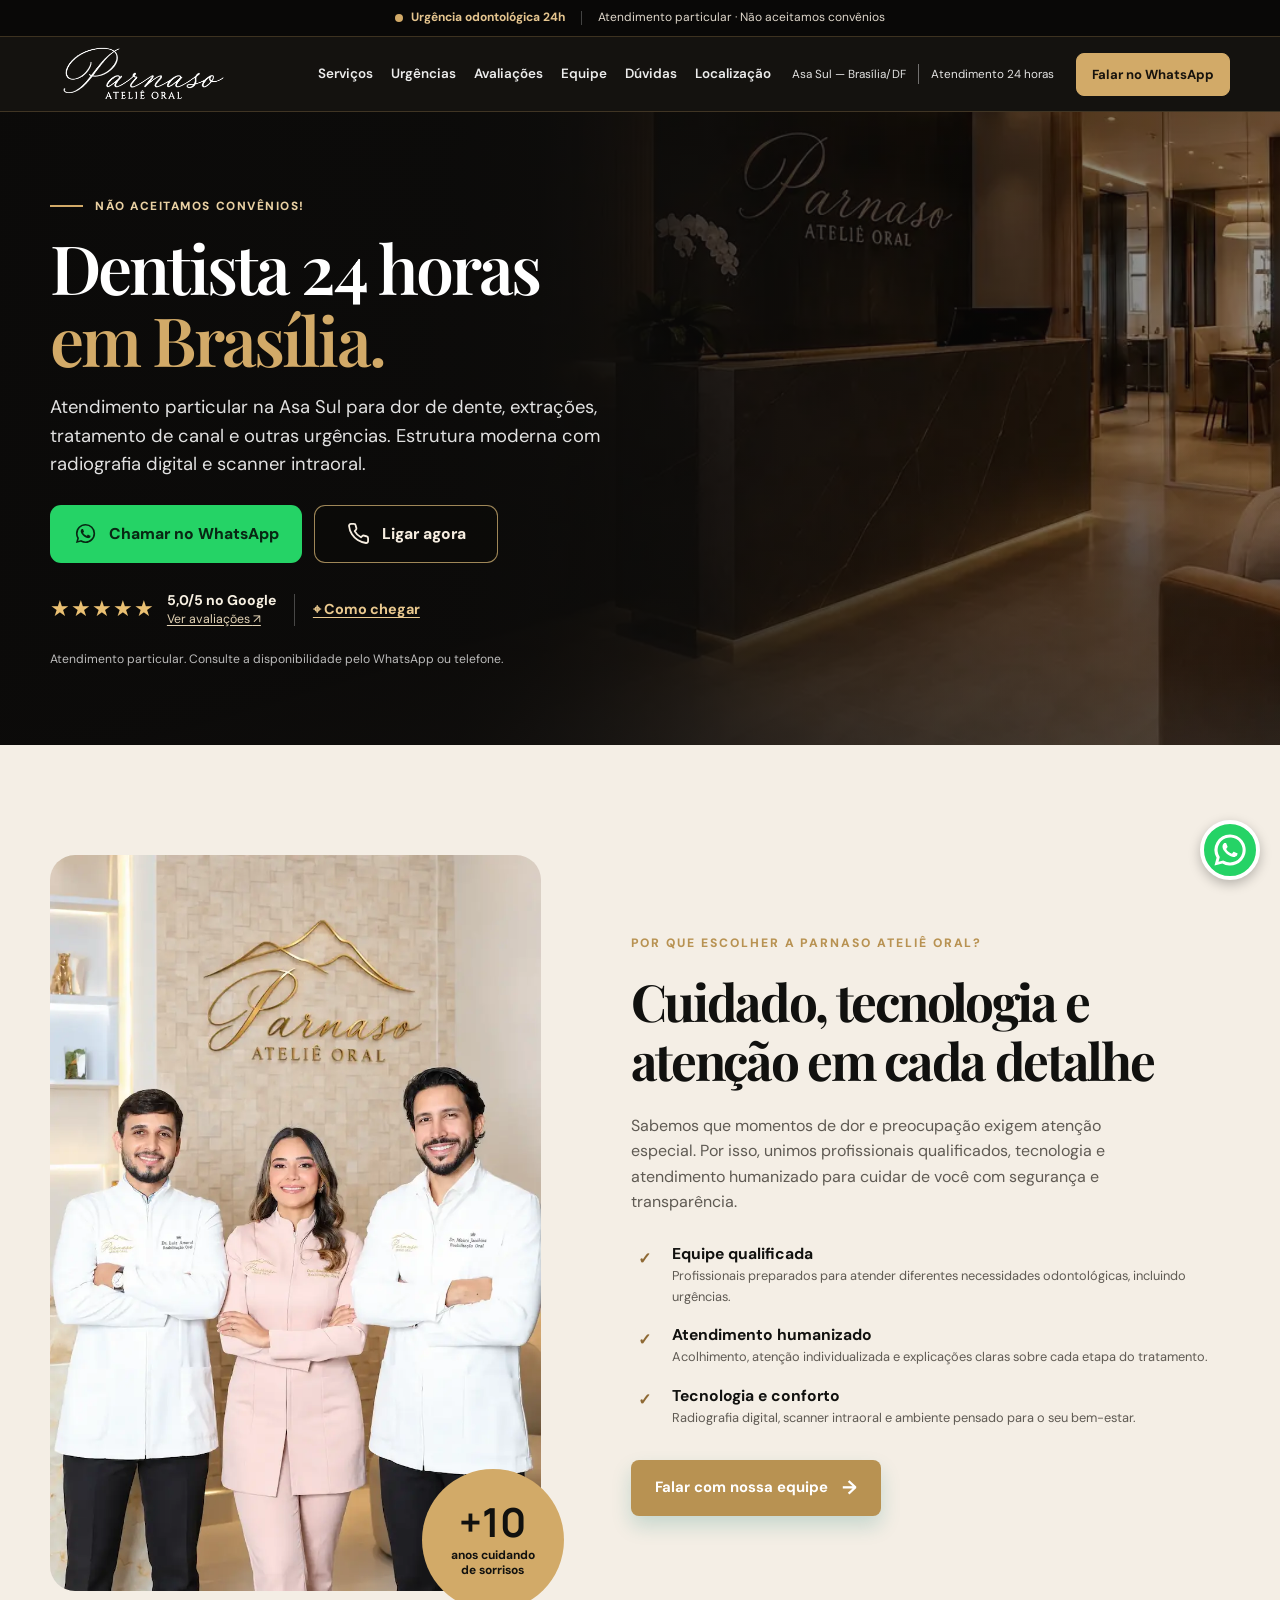
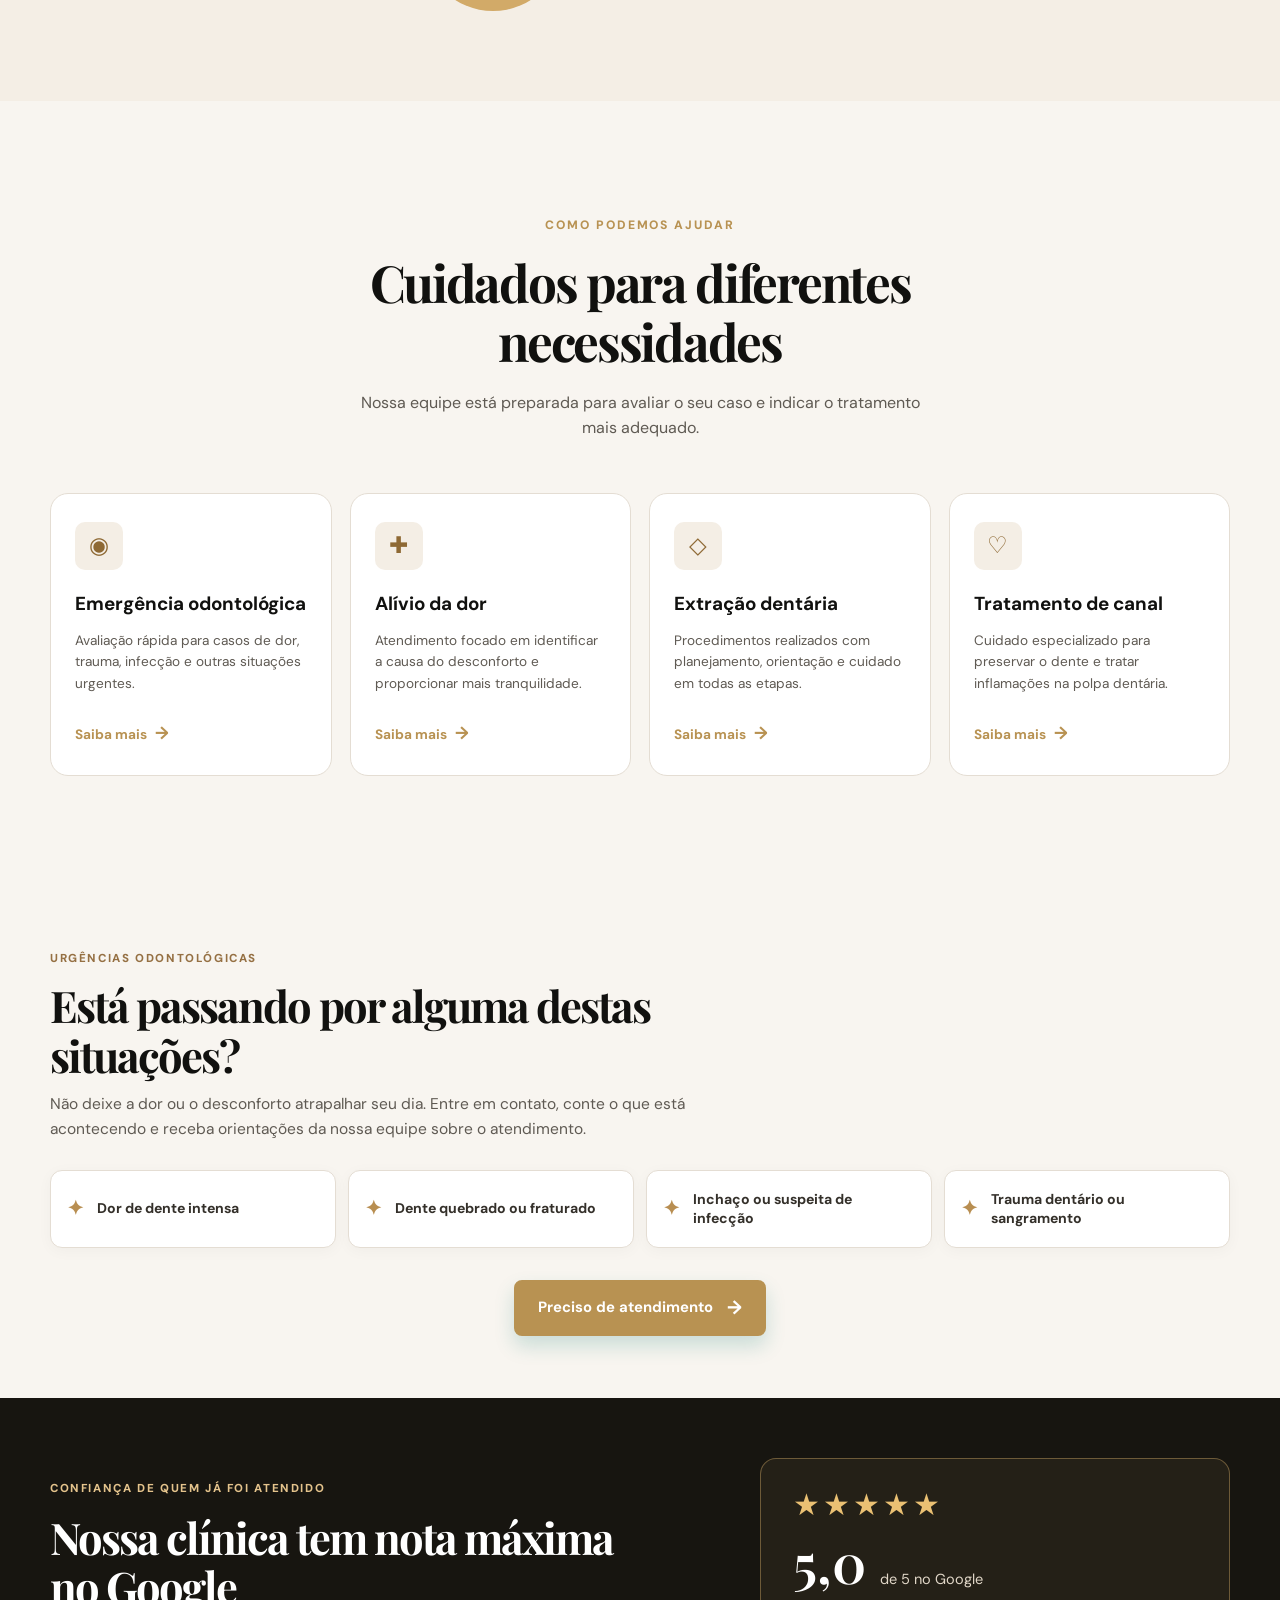
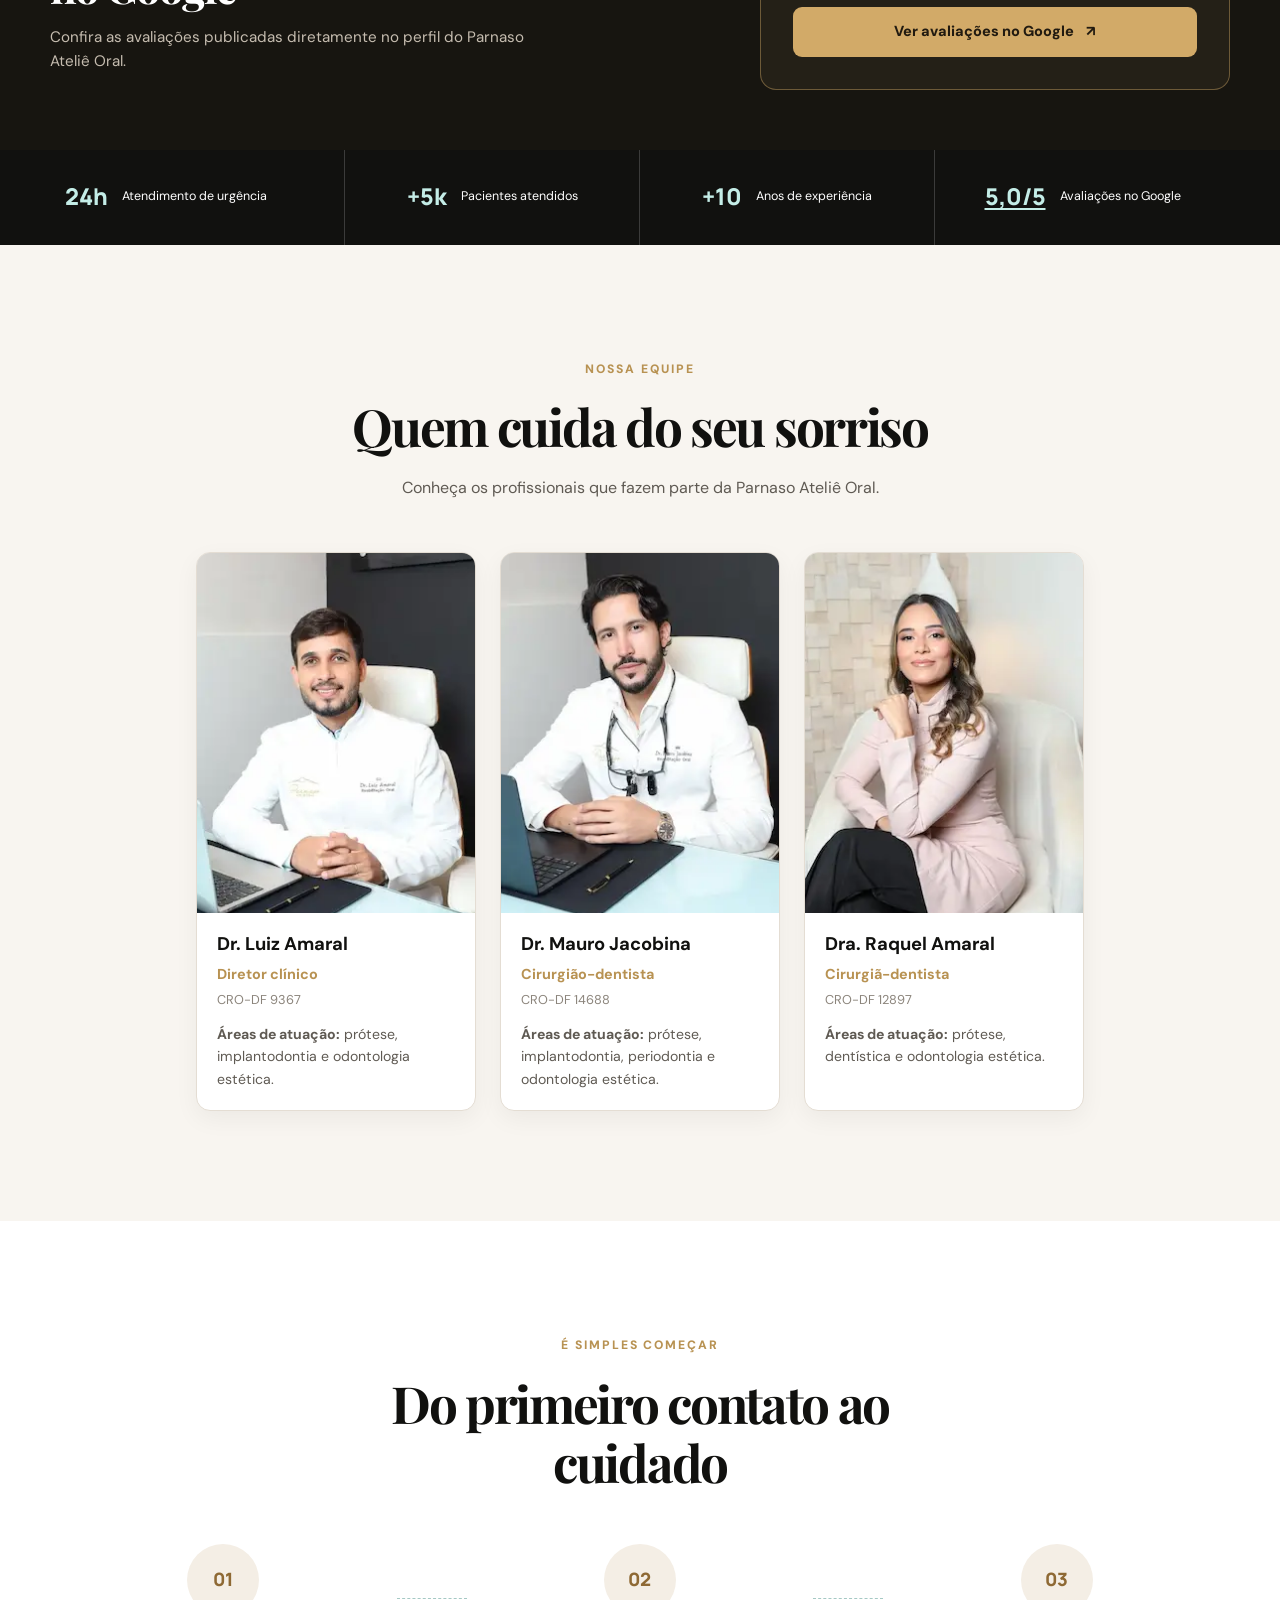
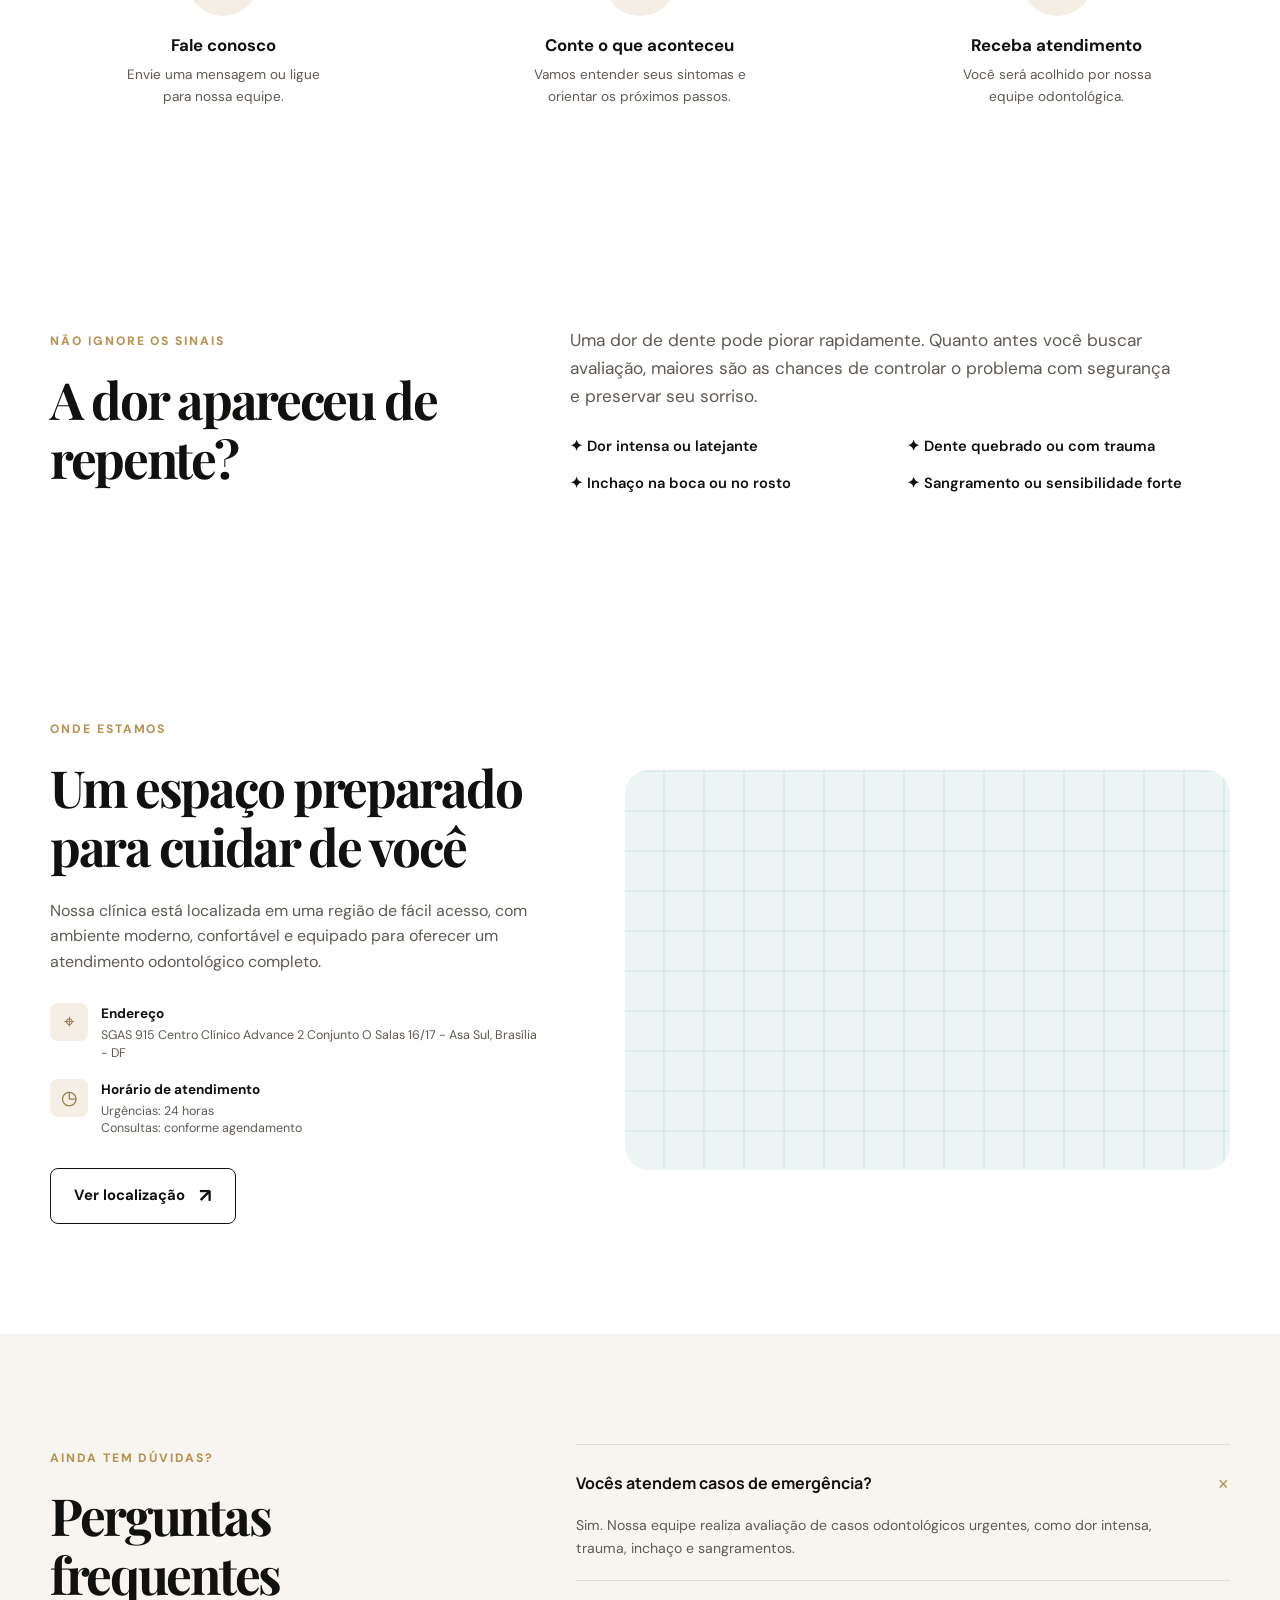
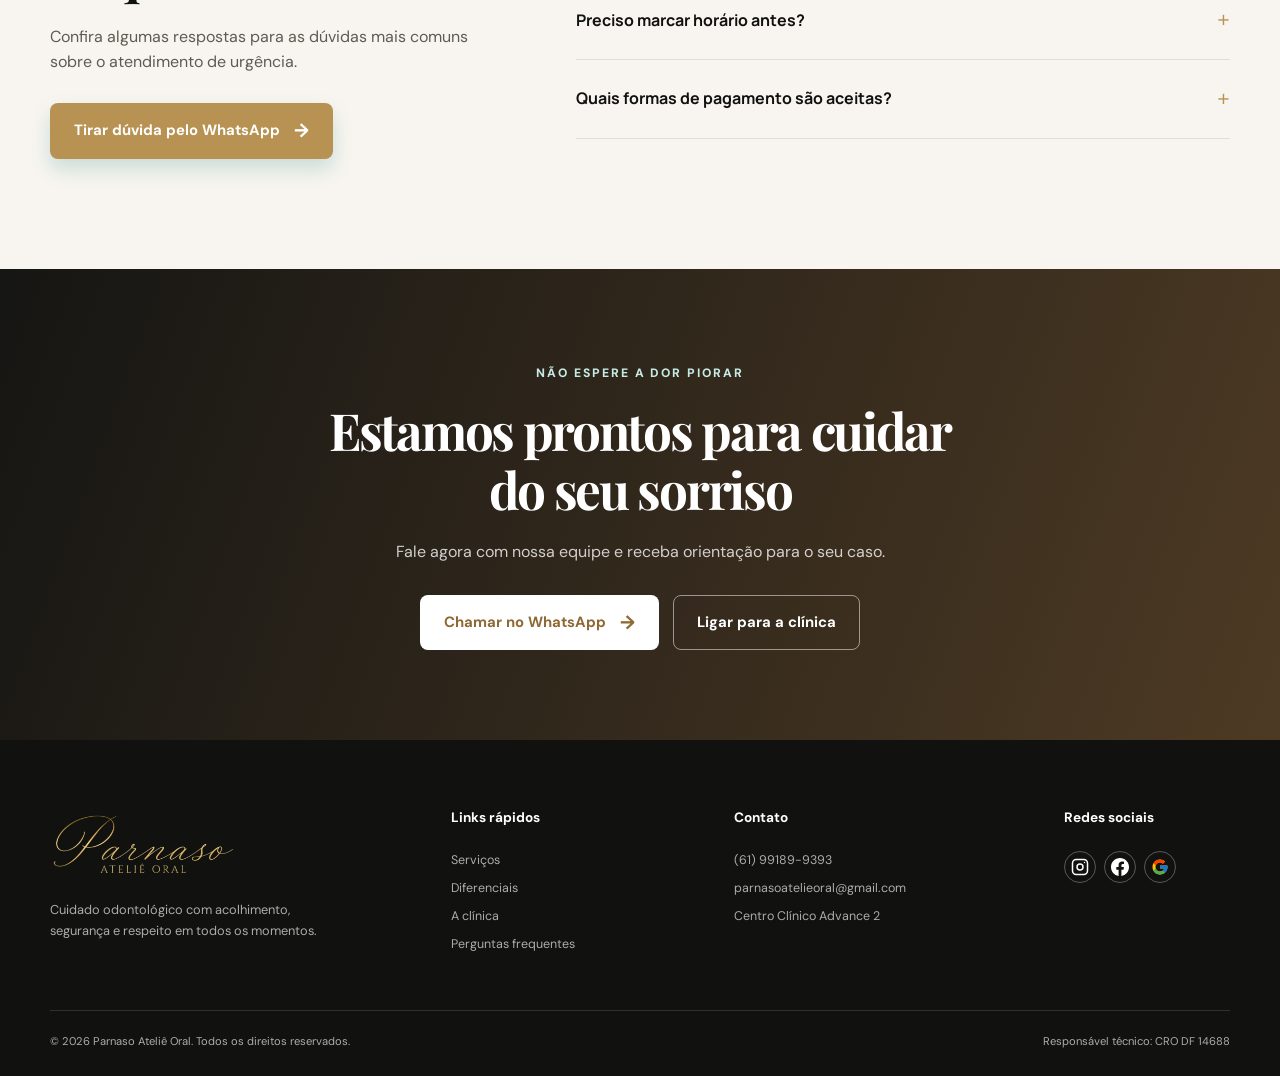
<file: index.html>
<!doctype html>
<html lang="pt-BR">
  <head>
    <!-- Google Tag Manager -->
    <!-- <script>
      (function (w, d, s, l, i) {
        w[l] = w[l] || [];
        w[l].push({ "gtm.start": new Date().getTime(), event: "gtm.js" });
        var f = d.getElementsByTagName(s)[0],
          j = d.createElement(s),
          dl = l != "dataLayer" ? "&l=" + l : "";
        j.async = true;
        j.src = "https://www.googletagmanager.com/gtm.js?id=" + i + dl;
        f.parentNode.insertBefore(j, f);
      })(window, document, "script", "dataLayer", "GTM-5LVJ9357");
    </script> -->
    <!-- End Google Tag Manager -->

    <!-- Google tag (gtag.js) -->
    <!-- <script
      async
      src="https://www.googletagmanager.com/gtag/js?id=AW-18468527810"
    ></script> -->

    <meta charset="UTF-8" />
    <meta name="viewport" content="width=device-width, initial-scale=1.0" />
    <meta name="theme-color" content="#11110f" />

    <title>Dentista 24 Horas na Asa Sul | Parnaso Ateliê Oral</title>
    <meta
      name="description"
      content="Atendimento odontológico de urgência 24 horas na Asa Sul, Brasília. Conheça a Parnaso Ateliê Oral e entre em contato pelo WhatsApp."
    />

    <!-- Meta Pixel Code -->
    <!-- <script>
      !(function (f, b, e, v, n, t, s) {
        if (f.fbq) return;
        n = f.fbq = function () {
          n.callMethod
            ? n.callMethod.apply(n, arguments)
            : n.queue.push(arguments);
        };
        if (!f._fbq) f._fbq = n;
        n.push = n;
        n.loaded = !0;
        n.version = "2.0";
        n.queue = [];
        t = b.createElement(e);
        t.async = !0;
        t.src = v;
        s = b.getElementsByTagName(e)[0];
        s.parentNode.insertBefore(t, s);
      })(
        window,
        document,
        "script",
        "https://connect.facebook.net/en_US/fbevents.js",
      );
      fbq("init", "1411441307146113");
      fbq("track", "PageView");
    </script>
    <noscript
      ><img
        height="1"
        width="1"
        style="display: none"
        src="https://www.facebook.com/tr?id=1411441307146113&ev=PageView&noscript=1"
    /></noscript> -->
    <!-- End Meta Pixel Code -->

    <link rel="preconnect" href="https://fonts.googleapis.com" />
    <link rel="preconnect" href="https://fonts.gstatic.com" crossorigin />
    <link
      href="https://fonts.googleapis.com/css2?family=DM+Sans:wght@400;500;600;700&family=Manrope:wght@600;700;800&family=Playfair+Display:wght@500;600;700&display=swap"
      rel="stylesheet"
    />

    <link rel="stylesheet" href="./css/style.css?v=14" />

    <link
      rel="preload"
      as="image"
      href="./img/hero-recepcao.webp"
      type="image/webp"
      fetchpriority="high"
    />
  </head>

  <body>
    <!-- Google Tag Manager (noscript) -->
    <!-- <noscript
      ><iframe
        src="https://www.googletagmanager.com/ns.html?id=GTM-5LVJ9357"
        height="0"
        width="0"
        style="display: none; visibility: hidden"
      ></iframe
    ></noscript> -->
    <!-- End Google Tag Manager (noscript) -->

    <!-- Informação objetiva sobre o plantão e o atendimento particular -->
    <div class="topbar">
      <div class="container topbar-content">
        <span class="pa-topbar-emergency"
          ><span class="pa-status-dot" aria-hidden="true"></span
          ><strong>Urgência odontológica 24h</strong></span
        >
        <span class="pa-topbar-divider" aria-hidden="true"></span>
        <span class="pa-topbar-private"
          >Atendimento particular · Não aceitamos convênios</span
        >
      </div>
    </div>

    <!-- Cabeçalho -->
    <header class="header luxury-header">
      <div class="container nav-wrapper">
        <a
          href="#inicio"
          class="logo"
          aria-label="Parnaso Ateliê Oral — início"
        >
          <img
            src="./img/logo_tansp-320.webp"
            srcset="
              ./img/logo_tansp-320.webp 320w,
              ./img/logo_tansp-640.webp 640w
            "
            sizes="
    (max-width: 640px) 165px,
    (max-width: 1020px) 185px,
    190px
  "
            alt="Parnaso Ateliê Oral"
            class="logo-image"
            width="1431"
            height="537"
            decoding="async"
          />
        </a>

        <nav class="nav" id="menu-principal" aria-label="Navegação principal">
          <a href="#servicos">Serviços</a>
          <a href="#urgencias">Urgências</a>
          <a href="#avaliacoes">Avaliações</a>
          <a href="#equipe">Equipe</a>
          <a href="#faq">Dúvidas</a>
          <a href="#clinica">Localização</a>
        </nav>

        <div class="header-contact">
          <span class="header-location">Asa Sul — Brasília/DF</span>
          <span class="division-bar" aria-hidden="true"></span>
          <span class="header-hours">Atendimento 24 horas</span>
        </div>

        <a
          class="button button-small button-gold header-button"
          href="https://wa.me/5561991899393?text=Olá!%20Preciso%20de%20atendimento%20odontológico."
          target="_blank"
          rel="noopener noreferrer"
        >
          Falar no WhatsApp
        </a>

        <div class="header-mobile-actions">
          <span class="header-live-badge" aria-label="Plantão 24 horas ativo">
            <span class="live-dot" aria-hidden="true"></span>
            <span>24H Plantão</span>
          </span>

          <button
            class="menu-toggle"
            type="button"
            aria-label="Abrir menu"
            aria-expanded="false"
            aria-controls="menu-principal"
          >
            <span class="menu-icon" aria-hidden="true">
              <span></span>
              <span></span>
              <span></span>
            </span>
          </button>
        </div>
      </div>
    </header>

    <main>
      <!-- Primeira tela: emergência, contato e prova social -->
      <section
        class="hero luxury-hero"
        id="inicio"
        aria-labelledby="hero-title"
      >
        <div class="luxury-hero-overlay" aria-hidden="true"></div>
        <div class="container luxury-hero-content">
          <div class="hero-copy pa-hero-copy">
            <span class="pa-eyebrow"
              ><span aria-hidden="true" class="pa-eyebrow-line"></span> NÃO
              ACEITAMOS CONVÊNIOS!</span
            >
            <h1 id="hero-title">Dentista 24 horas <span>em Brasília.</span></h1>
            <p class="pa-lead">
              Atendimento particular na Asa Sul para dor de dente, extrações,
              tratamento de canal e outras urgências. Estrutura moderna com
              radiografia digital e scanner intraoral.
            </p>

            <div
              class="pa-hero-actions"
              aria-label="Canais para atendimento de urgência"
            >
              <a
                class="pa-btn pa-btn-whatsapp"
                href="https://wa.me/5561991899393?text=Ol%C3%A1%21%20Preciso%20de%20atendimento%20odontol%C3%B3gico%20de%20urg%C3%AAncia."
                target="_blank"
                rel="noopener noreferrer"
                data-cta="hero-whatsapp"
                aria-label="Chamar a clínica no WhatsApp para urgência odontológica"
              >
                <svg
                  class="pa-btn-icon"
                  viewBox="0 0 24 24"
                  fill="currentColor"
                  aria-hidden="true"
                >
                  <path
                    d="M12.04 2C6.51 2 2.02 6.47 2.02 11.98c0 1.76.46 3.49 1.35 5.01L2 22l5.14-1.34a10.06 10.06 0 0 0 4.9 1.25h.01c5.52 0 10.02-4.48 10.02-9.99A9.98 9.98 0 0 0 12.04 2Zm0 18.23a8.34 8.34 0 0 1-4.24-1.16l-.3-.18-3.14.82.84-3.05-.19-.31a8.28 8.28 0 0 1-1.27-4.38 8.3 8.3 0 0 1 8.3-8.28 8.26 8.26 0 0 1 8.29 8.3 8.3 8.3 0 0 1-8.29 8.24Zm4.55-6.2c-.25-.13-1.48-.73-1.71-.82-.23-.08-.4-.12-.56.13-.17.25-.65.82-.79.98-.15.17-.3.19-.55.07-.25-.13-1.05-.39-1.98-1.23-.73-.65-1.23-1.45-1.37-1.7-.15-.25-.02-.39.11-.51.11-.11.25-.3.37-.44.13-.15.17-.25.25-.42.08-.16.04-.31-.02-.43-.06-.13-.56-1.35-.77-1.85-.2-.49-.41-.42-.56-.43h-.48c-.17 0-.44.06-.67.31-.23.25-.88.86-.88 2.08 0 1.23.9 2.42 1.03 2.59.12.16 1.79 2.73 4.32 3.83.6.26 1.07.41 1.44.53.61.19 1.17.16 1.6.1.49-.08 1.48-.61 1.69-1.2.21-.59.21-1.09.15-1.2-.06-.1-.23-.17-.48-.3Z"
                  />
                </svg>
                <span>Chamar no WhatsApp</span>
              </a>
              <a
                class="pa-btn pa-btn-call"
                href="tel:+5561991899393"
                data-cta="hero-call"
                aria-label="Ligar para a clínica"
              >
                <svg
                  class="pa-btn-icon"
                  viewBox="0 0 24 24"
                  fill="none"
                  stroke="currentColor"
                  stroke-width="1.9"
                  stroke-linecap="round"
                  stroke-linejoin="round"
                  aria-hidden="true"
                >
                  <path
                    d="M22 16.92v3a2 2 0 0 1-2.18 2 19.79 19.79 0 0 1-8.63-3.07 19.5 19.5 0 0 1-6-6A19.79 19.79 0 0 1 2.12 4.18 2 2 0 0 1 4.11 2h3a2 2 0 0 1 2 1.72c.12.81.33 1.6.63 2.35a2 2 0 0 1-.45 2.11L8.02 9.45a16 16 0 0 0 6.53 6.53l1.27-1.27a2 2 0 0 1 2.11-.45c.75.3 1.54.51 2.35.63A2 2 0 0 1 22 16.92Z"
                  />
                </svg>
                <span>Ligar agora</span>
              </a>
            </div>

            <div class="pa-hero-social">
              <a
                class="pa-hero-rating"
                href="https://share.google/HWwqK2HnZtegXTeoN"
                target="_blank"
                rel="noopener noreferrer"
                data-cta="hero-reviews"
                aria-label="A clínica tem nota 5 de 5 no Google. Ver avaliações"
              >
                <span class="pa-stars" aria-hidden="true">★★★★★</span>
                <span class="pa-rating-description"
                  ><strong>5,0/5 no Google</strong
                  ><small
                    >Ver avaliações <span aria-hidden="true">↗</span></small
                  ></span
                >
              </a>
              <span class="pa-social-divider" aria-hidden="true"></span>
              <a
                class="pa-directions"
                href="https://www.google.com/maps/search/?api=1&amp;query=SGAS%20915%20Centro%20Cl%C3%ADnico%20Advance%202%20Bras%C3%ADlia"
                target="_blank"
                rel="noopener noreferrer"
                data-cta="hero-directions"
                >⌖ Como chegar</a
              >
            </div>
            <p class="pa-hero-note">
              Atendimento particular. Consulte a disponibilidade pelo WhatsApp
              ou telefone.
            </p>
          </div>
        </div>
      </section>

      <!-- Diferenciais -->
      <section class="features-section section" id="diferenciais">
        <div class="container features-grid">
          <div class="features-image">
            <img
              src="./img/IMG_0281.webp"
              srcset="
                ./img/IMG_0281-480.webp  480w,
                ./img/IMG_0281-840.webp  840w,
                ./img/IMG_0281.webp     1024w
              "
              sizes="(max-width: 900px) calc(100vw - 28px), 500px"
              alt="Imagem do consultório"
              class="image-placeholder-large"
              loading="eager"
              decoding="async"
              width="1024"
              height="1536"
            />
            <div class="experience-badge">
              <strong>+10</strong>
              <span>anos cuidando<br />de sorrisos</span>
            </div>
          </div>

          <div class="features-content">
            <span class="eyebrow">
              POR QUE ESCOLHER A PARNASO ATELIÊ ORAL?
            </span>

            <h2>Cuidado, tecnologia e atenção em cada detalhe</h2>

            <p>
              Sabemos que momentos de dor e preocupação exigem atenção especial.
              Por isso, unimos profissionais qualificados, tecnologia e
              atendimento humanizado para cuidar de você com segurança e
              transparência.
            </p>

            <div class="feature-list">
              <div class="feature-item">
                <span class="feature-check" aria-hidden="true">✓</span>
                <div>
                  <h3>Equipe qualificada</h3>
                  <p>
                    Profissionais preparados para atender diferentes
                    necessidades odontológicas, incluindo urgências.
                  </p>
                </div>
              </div>

              <div class="feature-item">
                <span class="feature-check" aria-hidden="true">✓</span>
                <div>
                  <h3>Atendimento humanizado</h3>
                  <p>
                    Acolhimento, atenção individualizada e explicações claras
                    sobre cada etapa do tratamento.
                  </p>
                </div>
              </div>

              <div class="feature-item">
                <span class="feature-check" aria-hidden="true">✓</span>
                <div>
                  <h3>Tecnologia e conforto</h3>
                  <p>
                    Radiografia digital, scanner intraoral e ambiente pensado
                    para o seu bem-estar.
                  </p>
                </div>
              </div>
            </div>

            <a
              class="button button-primary"
              href="https://wa.me/5561991899393?text=Olá!%20Preciso%20de%20atendimento%20odontológico."
              target="_blank"
              rel="noopener noreferrer"
            >
              Falar com nossa equipe
              <span aria-hidden="true">→</span>
            </a>
          </div>
        </div>
      </section>

      <!-- Serviços -->
      <section class="services-section section" id="servicos">
        <div class="container">
          <div class="section-heading centered">
            <span class="eyebrow">COMO PODEMOS AJUDAR</span>
            <h2>Cuidados para diferentes necessidades</h2>
            <p>
              Nossa equipe está preparada para avaliar o seu caso e indicar o
              tratamento mais adequado.
            </p>
          </div>

          <div class="cards-grid">
            <article class="service-card">
              <div class="card-icon">◉</div>
              <h3>Emergência odontológica</h3>
              <p>
                Avaliação rápida para casos de dor, trauma, infecção e outras
                situações urgentes.
              </p>
              <a
                href="https://wa.me/5561991899393?text=Olá!%20Preciso%20de%20atendimento%20odontológico."
                >Saiba mais <span>→</span></a
              >
            </article>

            <article class="service-card">
              <div class="card-icon">✚</div>
              <h3>Alívio da dor</h3>
              <p>
                Atendimento focado em identificar a causa do desconforto e
                proporcionar mais tranquilidade.
              </p>
              <a
                href="https://wa.me/5561991899393?text=Olá!%20Preciso%20de%20atendimento%20odontológico."
                >Saiba mais <span>→</span></a
              >
            </article>

            <article class="service-card">
              <div class="card-icon">◇</div>
              <h3>Extração dentária</h3>
              <p>
                Procedimentos realizados com planejamento, orientação e cuidado
                em todas as etapas.
              </p>
              <a
                href="https://wa.me/5561991899393?text=Olá!%20Preciso%20de%20atendimento%20odontológico."
                >Saiba mais <span>→</span></a
              >
            </article>

            <article class="service-card">
              <div class="card-icon">♡</div>
              <h3>Tratamento de canal</h3>
              <p>
                Cuidado especializado para preservar o dente e tratar
                inflamações na polpa dentária.
              </p>
              <a
                href="https://wa.me/5561991899393?text=Olá!%20Preciso%20de%20atendimento%20odontológico."
                >Saiba mais <span>→</span></a
              >
            </article>
          </div>
        </div>
      </section>

      <!-- Sintomas resumidos: seção de orientação visual após o CTA -->
      <section
        class="pa-urgent-section"
        id="urgencias"
        aria-labelledby="urgencias-title"
      >
        <div class="container">
          <div class="pa-urgent-heading">
            <span class="pa-section-kicker"> URGÊNCIAS ODONTOLÓGICAS </span>

            <h2 id="urgencias-title">
              Está passando por alguma destas situações?
            </h2>

            <p>
              Não deixe a dor ou o desconforto atrapalhar seu dia. Entre em
              contato, conte o que está acontecendo e receba orientações da
              nossa equipe sobre o atendimento.
            </p>
          </div>

          <div class="pa-urgent-grid">
            <div class="pa-urgent-card">
              <span aria-hidden="true">✦</span>
              Dor de dente intensa
            </div>

            <div class="pa-urgent-card">
              <span aria-hidden="true">✦</span>
              Dente quebrado ou fraturado
            </div>

            <div class="pa-urgent-card">
              <span aria-hidden="true">✦</span>
              Inchaço ou suspeita de infecção
            </div>

            <div class="pa-urgent-card">
              <span aria-hidden="true">✦</span>
              Trauma dentário ou sangramento
            </div>
          </div>

          <div class="pa-urgent-cta">
            <a
              class="button button-primary"
              href="https://wa.me/5561991899393?text=Olá!%20Preciso%20de%20atendimento%20odontológico%20de%20urgência."
              target="_blank"
              rel="noopener noreferrer"
            >
              Preciso de atendimento
              <span aria-hidden="true">→</span>
            </a>
          </div>
        </div>
      </section>

      <!-- Prova social: nota informada pela clínica, com avaliações no Google -->
      <section
        class="pa-reviews-section"
        id="avaliacoes"
        aria-labelledby="avaliacoes-title"
      >
        <div class="container pa-reviews-inner">
          <div class="pa-reviews-copy">
            <span class="pa-section-kicker"
              >CONFIANÇA DE QUEM JÁ FOI ATENDIDO</span
            >
            <h2 id="avaliacoes-title">
              Nossa clínica tem nota máxima no Google
            </h2>
            <p>
              Confira as avaliações publicadas diretamente no perfil do Parnaso
              Ateliê Oral.
            </p>
          </div>
          <div class="pa-reviews-card">
            <div class="pa-stars pa-stars-large" aria-hidden="true">★★★★★</div>
            <div class="pa-reviews-score">
              <strong>5,0</strong><span>de 5 no Google</span>
            </div>
            <a
              class="pa-reviews-button"
              href="https://share.google/HWwqK2HnZtegXTeoN"
              target="_blank"
              rel="noopener noreferrer"
              data-cta="reviews-section"
              >Ver avaliações no Google <span aria-hidden="true">↗</span></a
            >
          </div>
        </div>
      </section>

      <!-- Faixa de confiança -->
      <section class="trust-strip">
        <div class="container trust-grid">
          <div class="trust-item">
            <span class="trust-number">24h</span>
            <span>Atendimento de urgência</span>
          </div>

          <div class="trust-item">
            <span class="trust-number">+5k</span>
            <span>Pacientes atendidos</span>
          </div>

          <div class="trust-item">
            <span class="trust-number">+10</span>
            <span>Anos de experiência</span>
          </div>

          <div class="trust-item">
            <a
              class="trust-number pa-trust-rating"
              href="https://share.google/HWwqK2HnZtegXTeoN"
              target="_blank"
              rel="noopener noreferrer"
              data-cta="trust-reviews"
              aria-label="Ver avaliações 5 de 5 no Google"
              >5,0/5</a
            >
            <span>Avaliações no Google</span>
          </div>
        </div>
      </section>

      <!-- Nossa equipe -->
      <section class="professionals-section section" id="equipe">
        <div class="container">
          <div class="section-heading centered">
            <span class="eyebrow">NOSSA EQUIPE</span>
            <h2>Quem cuida do seu sorriso</h2>
            <p>
              Conheça os profissionais que fazem parte da Parnaso Ateliê Oral.
            </p>
          </div>

          <div class="professionals-grid">
            <!-- Professional 1 -->
            <article class="professional-card">
              <img
                class="professional-photo"
                src="./img/PROFESSIONAL_01-560.webp"
                srcset="
                  ./img/PROFESSIONAL_01-280.webp 280w,
                  ./img/PROFESSIONAL_01-420.webp 420w,
                  ./img/PROFESSIONAL_01-560.webp 560w
                "
                sizes="
                      (max-width: 360px) 90px,
                      (max-width: 600px) 112px,
                      280px
                    "
                alt="Dr. Luiz Amaral, diretor clínico"
                loading="eager"
                decoding="async"
                width="839"
                height="1280"
              />

              <div class="professional-info">
                <h3>Dr. Luiz Amaral</h3>
                <p class="professional-role">Diretor clínico</p>
                <p class="professional-cro">CRO-DF 9367</p>
                <p class="professional-description">
                  <b>Áreas de atuação:</b> prótese, implantodontia e odontologia
                  estética.
                </p>
              </div>
            </article>

            <!-- Professional 2 -->
            <article class="professional-card">
              <img
                class="professional-photo"
                src="./img/PROFESSIONAL_02-560.webp"
                srcset="
                  ./img/PROFESSIONAL_02-280.webp 280w,
                  ./img/PROFESSIONAL_02-420.webp 420w,
                  ./img/PROFESSIONAL_02-560.webp 560w
                "
                sizes="
    (max-width: 360px) 90px,
    (max-width: 600px) 112px,
    280px
  "
                alt="Dr. Mauro Jacobina"
                loading="eager"
                decoding="async"
                width="839"
                height="1280"
              />

              <div class="professional-info">
                <h3>Dr. Mauro Jacobina</h3>
                <p class="professional-role">Cirurgião-dentista</p>
                <p class="professional-cro">CRO-DF 14688</p>
                <p class="professional-description">
                  <b>Áreas de atuação:</b> prótese, implantodontia, periodontia
                  e odontologia estética.
                </p>
              </div>
            </article>

            <!-- Professional 3 -->
            <article class="professional-card">
              <img
                class="professional-photo"
                src="./img/PROFESSIONAL_03-560.webp"
                srcset="
                  ./img/PROFESSIONAL_03-280.webp 280w,
                  ./img/PROFESSIONAL_03-420.webp 420w,
                  ./img/PROFESSIONAL_03-560.webp 560w
                "
                sizes="
    (max-width: 360px) 90px,
    (max-width: 600px) 112px,
    280px
  "
                alt="Dra. Raquel Amaral"
                loading="eager"
                decoding="async"
                width="839"
                height="1280"
              />

              <div class="professional-info">
                <h3>Dra. Raquel Amaral</h3>
                <p class="professional-role">Cirurgiã-dentista</p>
                <p class="professional-cro">CRO-DF 12897</p>
                <p class="professional-description">
                  <b>Áreas de atuação:</b> prótese, dentística e odontologia
                  estética.
                </p>
              </div>
            </article>
          </div>
        </div>
      </section>

      <!-- Processo -->
      <section class="process-section section">
        <div class="container">
          <div class="section-heading centered">
            <span class="eyebrow">É SIMPLES COMEÇAR</span>
            <h2>Do primeiro contato ao cuidado</h2>
          </div>

          <div class="process-grid">
            <div class="process-item">
              <span class="process-number">01</span>
              <h3>Fale conosco</h3>
              <p>Envie uma mensagem ou ligue para nossa equipe.</p>
            </div>

            <div class="process-line"></div>

            <div class="process-item">
              <span class="process-number">02</span>
              <h3>Conte o que aconteceu</h3>
              <p>Vamos entender seus sintomas e orientar os próximos passos.</p>
            </div>

            <div class="process-line"></div>

            <div class="process-item">
              <span class="process-number">03</span>
              <h3>Receba atendimento</h3>
              <p>Você será acolhido por nossa equipe odontológica.</p>
            </div>
          </div>
        </div>
      </section>

      <!-- Problemas -->
      <section class="pain-section section">
        <div class="container two-column">
          <div>
            <span class="eyebrow">NÃO IGNORE OS SINAIS</span>
            <h2>A dor apareceu de repente?</h2>
          </div>

          <div>
            <p class="section-lead">
              Uma dor de dente pode piorar rapidamente. Quanto antes você buscar
              avaliação, maiores são as chances de controlar o problema com
              segurança e preservar seu sorriso.
            </p>

            <ul class="check-list">
              <li>✦ Dor intensa ou latejante</li>
              <li>✦ Dente quebrado ou com trauma</li>
              <li>✦ Inchaço na boca ou no rosto</li>
              <li>✦ Sangramento ou sensibilidade forte</li>
            </ul>
          </div>
        </div>
      </section>

      <!-- Clínica -->
      <section class="clinic-section section" id="clinica">
        <div class="container clinic-grid">
          <div class="clinic-content">
            <span class="eyebrow">ONDE ESTAMOS</span>
            <h2>Um espaço preparado para cuidar de você</h2>
            <p>
              Nossa clínica está localizada em uma região de fácil acesso, com
              ambiente moderno, confortável e equipado para oferecer um
              atendimento odontológico completo.
            </p>

            <div class="clinic-info">
              <div>
                <span class="info-icon">⌖</span>
                <div>
                  <strong>Endereço</strong>
                  <p>
                    SGAS 915 Centro Clínico Advance 2 Conjunto O Salas 16/17 -
                    Asa Sul, Brasília - DF
                  </p>
                </div>
              </div>

              <div>
                <span class="info-icon">◷</span>
                <div>
                  <strong>Horário de atendimento</strong>
                  <p>
                    Urgências: 24 horas<br />Consultas: conforme agendamento
                  </p>
                </div>
              </div>
            </div>

            <a
              class="button button-outline-dark"
              href="https://maps.google.com/?q=SGAS+915,+Asa+Sul,+Brasília+-+DF"
              target="_blank"
              rel="noopener noreferrer"
            >
              Ver localização <span>↗</span>
            </a>
          </div>

          <div class="map-placeholder">
            <iframe
              src="https://www.google.com/maps/embed?pb=!1m18!1m12!1m3!1d3838.671210440406!2d-47.930354224111596!3d-15.821281423619194!2m3!1f0!2f0!3f0!3m2!1i1024!2i768!4f13.1!3m3!1m2!1s0x935a31bd4e9b6b31%3A0xfc0ead757e359cb7!2sParnaso%20Ateli%C3%AA%20Oral!5e0!3m2!1spt-BR!2sbr!4v1789743425461!5m2!1spt-BR!2sbr"
              width="600"
              height="450"
              style="border: 0"
              allowfullscreen=""
              loading="lazy"
              referrerpolicy="strict-origin-when-cross-origin"
            ></iframe>
          </div>
        </div>
      </section>

      <!-- FAQ -->
      <section class="faq-section section" id="faq">
        <div class="container faq-grid">
          <div>
            <span class="eyebrow">AINDA TEM DÚVIDAS?</span>
            <h2>Perguntas frequentes</h2>
            <p>
              Confira algumas respostas para as dúvidas mais comuns sobre o
              atendimento de urgência.
            </p>

            <a
              class="button button-primary"
              href="https://wa.me/5561991899393?text=Olá!%20Tenho%20uma%20dúvida%20sobre%20atendimento."
              target="_blank"
              rel="noopener noreferrer"
            >
              Tirar dúvida pelo WhatsApp <span>→</span>
            </a>
          </div>

          <div class="faq-list">
            <details open>
              <summary>
                Vocês atendem casos de emergência?
                <span>+</span>
              </summary>
              <p>
                Sim. Nossa equipe realiza avaliação de casos odontológicos
                urgentes, como dor intensa, trauma, inchaço e sangramentos.
              </p>
            </details>

            <details>
              <summary>
                Preciso marcar horário antes?
                <span>+</span>
              </summary>
              <p>
                Entre em contato pelo WhatsApp ou telefone para receber
                orientação sobre disponibilidade e atendimento.
              </p>
            </details>

            <details>
              <summary>
                Quais formas de pagamento são aceitas?
                <span>+</span>
              </summary>
              <p>
                Trabalhamos com diferentes formas de pagamento. Confirme as
                condições diretamente com nossa equipe.
              </p>
            </details>
          </div>
        </div>
      </section>

      <!-- CTA -->
      <section class="cta-section" id="contato">
        <div class="container cta-content">
          <span class="eyebrow eyebrow-light">NÃO ESPERE A DOR PIORAR</span>
          <h2>Estamos prontos para cuidar do seu sorriso</h2>
          <p>
            Fale agora com nossa equipe e receba orientação para o seu caso.
          </p>

          <div class="cta-actions">
            <a
              class="button button-white"
              href="https://wa.me/5561991899393?text=Olá!%20Preciso%20de%20atendimento%20odontológico."
              target="_blank"
              rel="noopener noreferrer"
            >
              Chamar no WhatsApp <span>→</span>
            </a>

            <a class="button button-transparent" href="tel:+5561991899393">
              Ligar para a clínica
            </a>
          </div>
        </div>
      </section>
    </main>

    <!-- Rodapé -->
    <footer class="footer">
      <div class="container footer-grid">
        <div>
          <a href="#inicio" class="logo footer-logo">
            <img
              src="./img/logo_tansp.webp"
              alt="Ateliê Oral — Ateliê Oral"
              class="logo-image"
            />
          </a>

          <p>
            Cuidado odontológico com acolhimento, segurança e respeito em todos
            os momentos.
          </p>
        </div>

        <div>
          <h3>Links rápidos</h3>
          <a href="#servicos">Serviços</a>
          <a href="#diferenciais">Diferenciais</a>
          <a href="#clinica">A clínica</a>
          <a href="#faq">Perguntas frequentes</a>
        </div>

        <div>
          <h3>Contato</h3>
          <a href="tel:+5561991899393">(61) 99189-9393</a>
          <a href="mailto:parnasoatelieoral@gmail.com">
            parnasoatelieoral@gmail.com
          </a>
          <span>Centro Clínico Advance 2</span>
        </div>

        <div>
          <h3>Redes sociais</h3>

          <div class="social-links">
            <!-- Instagram -->
            <a
              href="https://www.instagram.com/parnasoatelieoral/"
              target="_blank"
              rel="noopener noreferrer"
              aria-label="Instagram"
            >
              <svg
                xmlns="http://www.w3.org/2000/svg"
                viewBox="0 0 24 24"
                fill="none"
                stroke="currentColor"
                stroke-width="2"
                stroke-linecap="round"
                stroke-linejoin="round"
                aria-hidden="true"
              >
                <rect x="2" y="2" width="20" height="20" rx="5" />
                <circle cx="12" cy="12" r="4" />
                <circle
                  cx="18"
                  cy="6"
                  r="1"
                  fill="currentColor"
                  stroke="none"
                />
              </svg>
            </a>

            <!-- Facebook -->
            <a
              href="https://www.facebook.com/people/Parnaso-Ateli%C3%AA-Oral/61593036906075/"
              target="_blank"
              rel="noopener noreferrer"
              aria-label="Facebook"
            >
              <svg
                xmlns="http://www.w3.org/2000/svg"
                viewBox="0 0 16 16"
                fill="currentColor"
                aria-hidden="true"
              >
                <path
                  d="M16 8.049C16 3.603 12.418 0 8 0S0 3.603 0 8.049C0 12.067 2.925 15.397 6.75 16v-5.624H4.719V8.049H6.75V6.275c0-2.017 1.194-3.132 3.022-3.132.876 0 1.791.157 1.791.157v1.981h-1.01c-.994 0-1.303.621-1.303 1.258v1.51h2.219l-.355 2.327H9.25V16C13.075 15.397 16 12.067 16 8.049"
                />
              </svg>
            </a>

            <a
              href="https://share.google/HWwqK2HnZtegXTeoN"
              target="_blank"
              aria-label="Ver avaliações do Parnaso no Google"
            >
              <svg
                xmlns="http://www.w3.org/2000/svg"
                viewBox="0 0 48 48"
                width="20"
                height="20"
                aria-hidden="true"
              >
                <path
                  fill="#FFC107"
                  d="M43.611 20.083H42V20H24v8h11.303C33.654 32.657 29.239 36 24 36c-6.627 0-12-5.373-12-12S17.373 12 24 12c3.059 0 5.842 1.154 7.961 3.039l5.657-5.657C34.046 6.053 29.276 4 24 4C12.955 4 4 12.955 4 24s8.955 20 20 20 20-8.955 20-20c0-1.341-.138-2.651-.389-3.917z"
                />
                <path
                  fill="#FF3D00"
                  d="M6.306 14.691l6.571 4.819C14.655 15.108 18.961 12 24 12c3.059 0 5.842 1.154 7.961 3.039l5.657-5.657C34.046 6.053 29.276 4 24 4c-7.682 0-14.347 4.337-17.694 10.691z"
                />
                <path
                  fill="#4CAF50"
                  d="M24 44c5.176 0 9.86-1.977 13.409-5.193l-6.19-5.238C29.143 35.091 26.689 36 24 36c-5.218 0-9.62-3.317-11.283-7.946l-6.522 5.025C9.505 39.556 16.227 44 24 44z"
                />
                <path
                  fill="#1976D2"
                  d="M43.611 20.083H42V20H24v8h11.303c-.793 2.248-2.231 4.166-4.084 5.569l.003-.002 6.19 5.238C36.971 39.205 44 34 44 24c0-1.341-.138-2.651-.389-3.917z"
                />
              </svg>
            </a>
          </div>
        </div>
      </div>

      <div class="container footer-bottom">
        <span>© 2026 Parnaso Ateliê Oral. Todos os direitos reservados.</span>
        <span>Responsável técnico: CRO DF 14688</span>
      </div>
    </footer>

    <!-- Contato fixo no celular; substitui o botão flutuante somente no mobile -->
    <nav
      class="pa-mobile-actions"
      aria-label="Contato rápido para urgência odontológica"
    >
      <a
        class="pa-mobile-whatsapp"
        href="https://wa.me/5561991899393?text=Ol%C3%A1%21%20Preciso%20de%20atendimento%20odontol%C3%B3gico%20de%20urg%C3%AAncia."
        target="_blank"
        rel="noopener noreferrer"
        data-cta="sticky-whatsapp"
        aria-label="Abrir WhatsApp da clínica"
        ><svg
          class="pa-btn-icon"
          viewBox="0 0 24 24"
          fill="currentColor"
          aria-hidden="true"
        >
          <path
            d="M12.04 2C6.51 2 2.02 6.47 2.02 11.98c0 1.76.46 3.49 1.35 5.01L2 22l5.14-1.34a10.06 10.06 0 0 0 4.9 1.25h.01c5.52 0 10.02-4.48 10.02-9.99A9.98 9.98 0 0 0 12.04 2Zm0 18.23a8.34 8.34 0 0 1-4.24-1.16l-.3-.18-3.14.82.84-3.05-.19-.31a8.28 8.28 0 0 1-1.27-4.38 8.3 8.3 0 0 1 8.3-8.28 8.26 8.26 0 0 1 8.29 8.3 8.3 8.3 0 0 1-8.29 8.24Zm4.55-6.2c-.25-.13-1.48-.73-1.71-.82-.23-.08-.4-.12-.56.13-.17.25-.65.82-.79.98-.15.17-.3.19-.55.07-.25-.13-1.05-.39-1.98-1.23-.73-.65-1.23-1.45-1.37-1.7-.15-.25-.02-.39.11-.51.11-.11.25-.3.37-.44.13-.15.17-.25.25-.42.08-.16.04-.31-.02-.43-.06-.13-.56-1.35-.77-1.85-.2-.49-.41-.42-.56-.43h-.48c-.17 0-.44.06-.67.31-.23.25-.88.86-.88 2.08 0 1.23.9 2.42 1.03 2.59.12.16 1.79 2.73 4.32 3.83.6.26 1.07.41 1.44.53.61.19 1.17.16 1.6.1.49-.08 1.48-.61 1.69-1.2.21-.59.21-1.09.15-1.2-.06-.1-.23-.17-.48-.3Z"
          /></svg
        ><span>WhatsApp</span></a
      >
      <a
        class="pa-mobile-call"
        href="tel:+5561991899393"
        data-cta="sticky-call"
        aria-label="Ligar para a clínica"
        ><svg
          class="pa-btn-icon"
          viewBox="0 0 24 24"
          fill="none"
          stroke="currentColor"
          stroke-width="1.9"
          stroke-linecap="round"
          stroke-linejoin="round"
          aria-hidden="true"
        >
          <path
            d="M22 16.92v3a2 2 0 0 1-2.18 2 19.79 19.79 0 0 1-8.63-3.07 19.5 19.5 0 0 1-6-6A19.79 19.79 0 0 1 2.12 4.18 2 2 0 0 1 4.11 2h3a2 2 0 0 1 2 1.72c.12.81.33 1.6.63 2.35a2 2 0 0 1-.45 2.11L8.02 9.45a16 16 0 0 0 6.53 6.53l1.27-1.27a2 2 0 0 1 2.11-.45c.75.3 1.54.51 2.35.63A2 2 0 0 1 22 16.92Z"
          /></svg
        ><span>Ligar</span></a
      >
    </nav>

    <!-- Botão flutuante do WhatsApp -->
    <a
      href="https://wa.me/5561991899393?text=Olá!%20Preciso%20de%20atendimento%20odontológico."
      class="whatsapp-float"
      target="_blank"
      rel="noopener noreferrer"
      aria-label="Fale conosco pelo WhatsApp"
    >
      <svg viewBox="0 0 32 32" width="32" height="32" fill="currentColor">
        <path
          d="M16 .5A15.5 15.5 0 0 0 2.6 23.8L.5 31.5l7.9-2.1A15.5 15.5 0 1 0 16 .5zm0 28a12.4 12.4 0 0 1-6.3-1.7l-.5-.3-4.7 1.2 1.3-4.6-.3-.5A12.5 12.5 0 1 1 16 28.5zm6.8-9.4c-.4-.2-2.2-1.1-2.5-1.2-.4-.1-.6-.2-.9.2s-1 1.2-1.2 1.4-.4.3-.8.1a10.2 10.2 0 0 1-3-1.8 11.2 11.2 0 0 1-2.1-2.6c-.2-.4 0-.6.2-.8l.6-.7.4-.6c.1-.3 0-.5 0-.7l-1.1-2.7c-.3-.7-.6-.6-.9-.6h-.7c-.3 0-.7.1-1 .5-.4.4-1.3 1.3-1.3 3.1s1.3 3.6 1.5 3.9c.2.3 2.6 4 6.3 5.5.9.4 1.6.6 2.1.7.9.3 1.7.2 2.3.1.7-.1 2.2-.9 2.5-1.8.3-.9.3-1.6.2-1.8-.1-.2-.4-.3-.8-.5z"
        />
      </svg>
    </a>

    <style>
      .whatsapp-float {
        position: fixed;
        width: 60px;
        height: 60px;
        right: 20px;
        bottom: 20px;
        background: #25d366;
        color: white;
        border-radius: 50%;
        display: flex;
        align-items: center;
        justify-content: center;
        box-shadow: 0 4px 12px rgba(0, 0, 0, 0.25);
        z-index: 99999;
        text-decoration: none;
        transition: transform 0.2s ease;
      }
      .whatsapp-float:hover {
        transform: scale(1.1);
        background: #1ebe5d;
      }
    </style>

    <script>
      const menuToggle = document.querySelector(".menu-toggle");
      const nav = document.querySelector(".nav");

      if (menuToggle && nav) {
        menuToggle.addEventListener("click", () => {
          const isOpen = nav.classList.toggle("nav-open");

          menuToggle.setAttribute("aria-expanded", String(isOpen));
          menuToggle.setAttribute(
            "aria-label",
            isOpen ? "Fechar menu" : "Abrir menu",
          );
        });

        nav.querySelectorAll("a").forEach((link) => {
          link.addEventListener("click", () => {
            nav.classList.remove("nav-open");
            menuToggle.setAttribute("aria-expanded", "false");
            menuToggle.setAttribute("aria-label", "Abrir menu");
          });
        });

        window.addEventListener("resize", () => {
          if (window.innerWidth > 1020) {
            nav.classList.remove("nav-open");
            menuToggle.setAttribute("aria-expanded", "false");
            menuToggle.setAttribute("aria-label", "Abrir menu");
          }
        });
      }
    </script>
  </body>
</html>
</file>
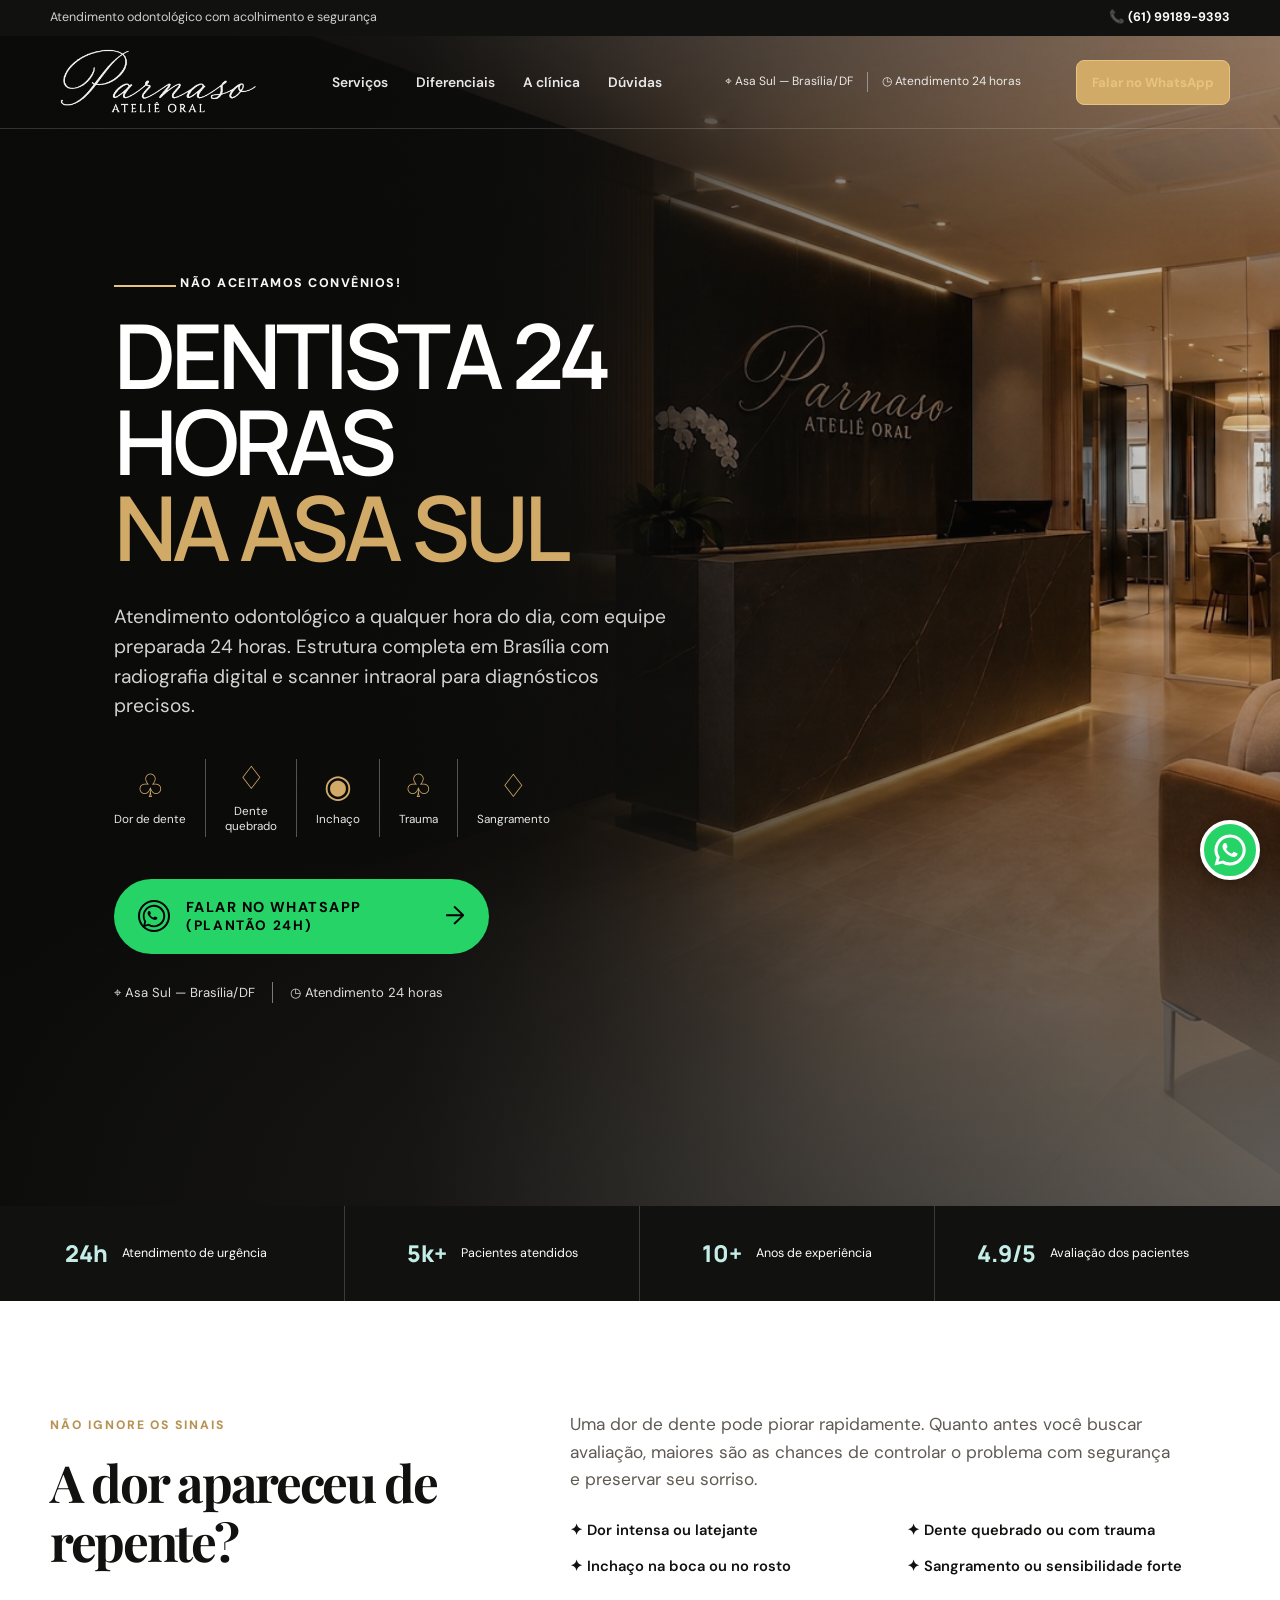
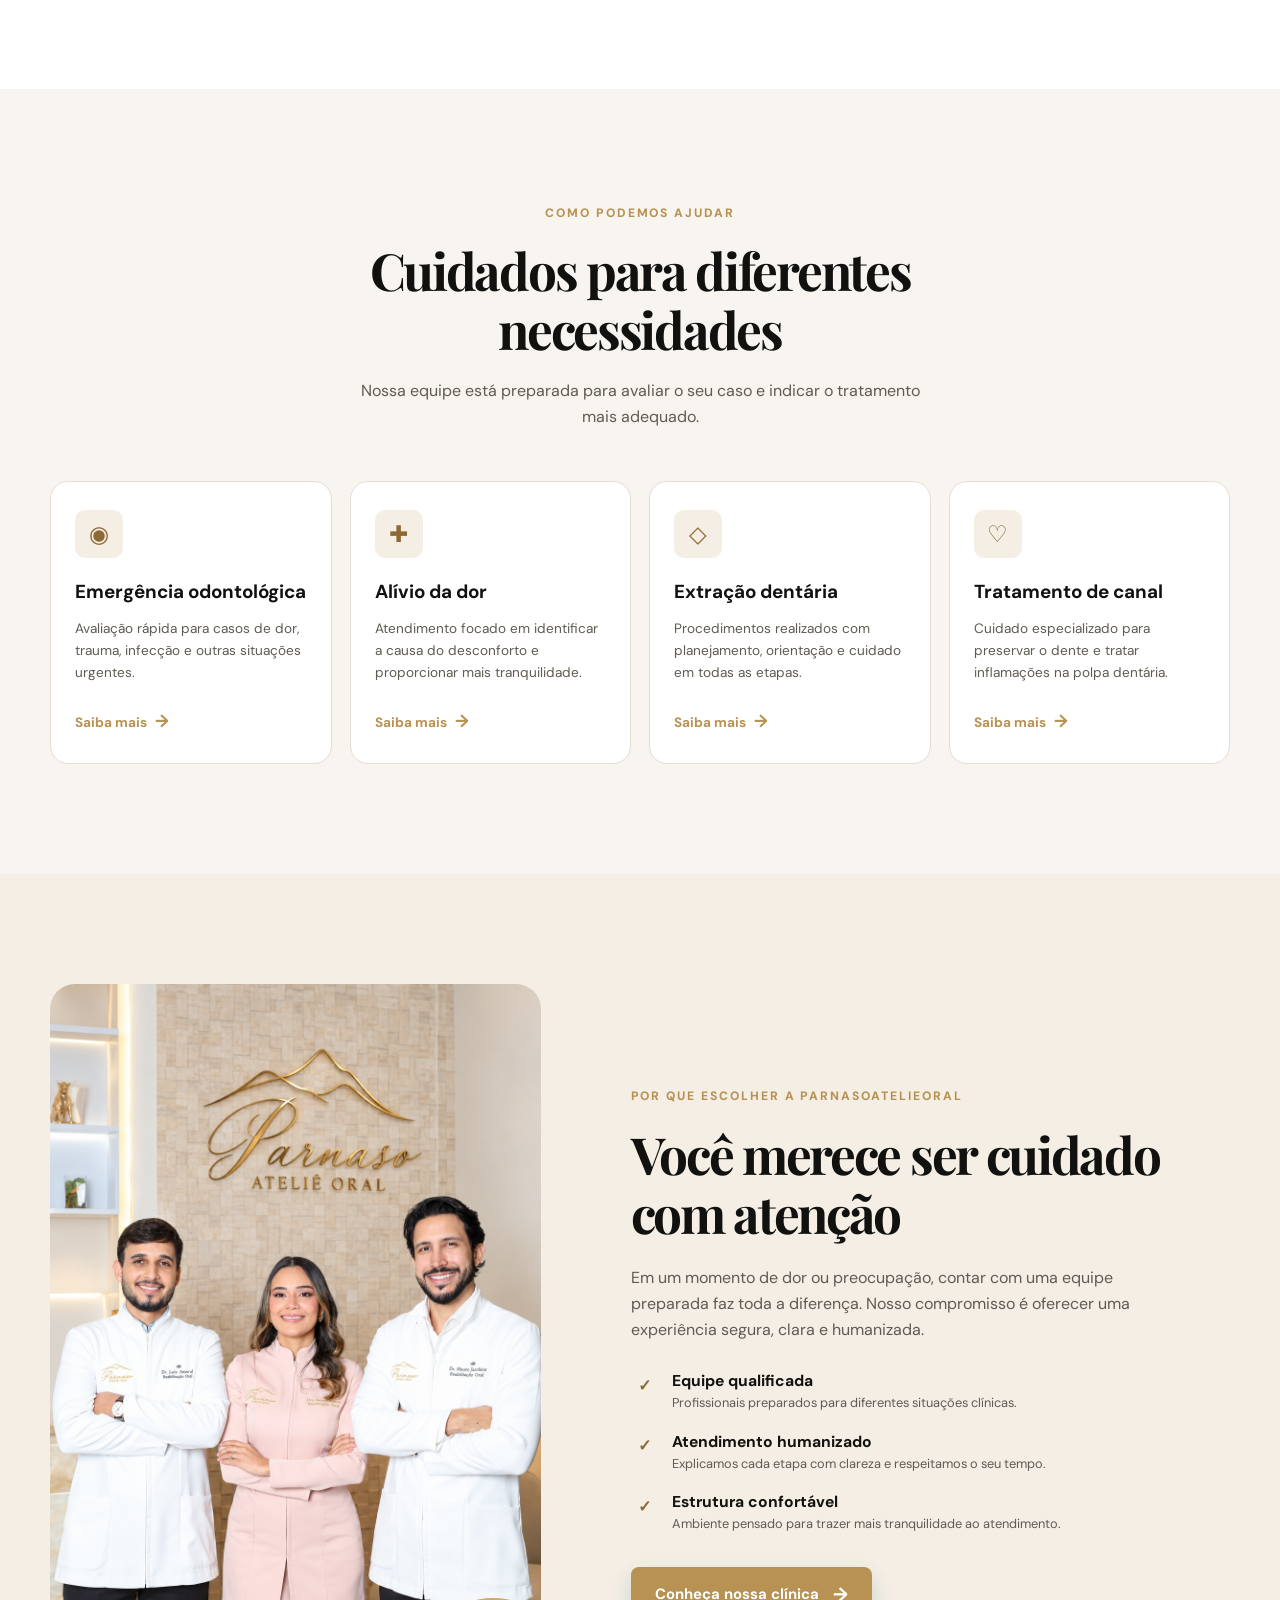
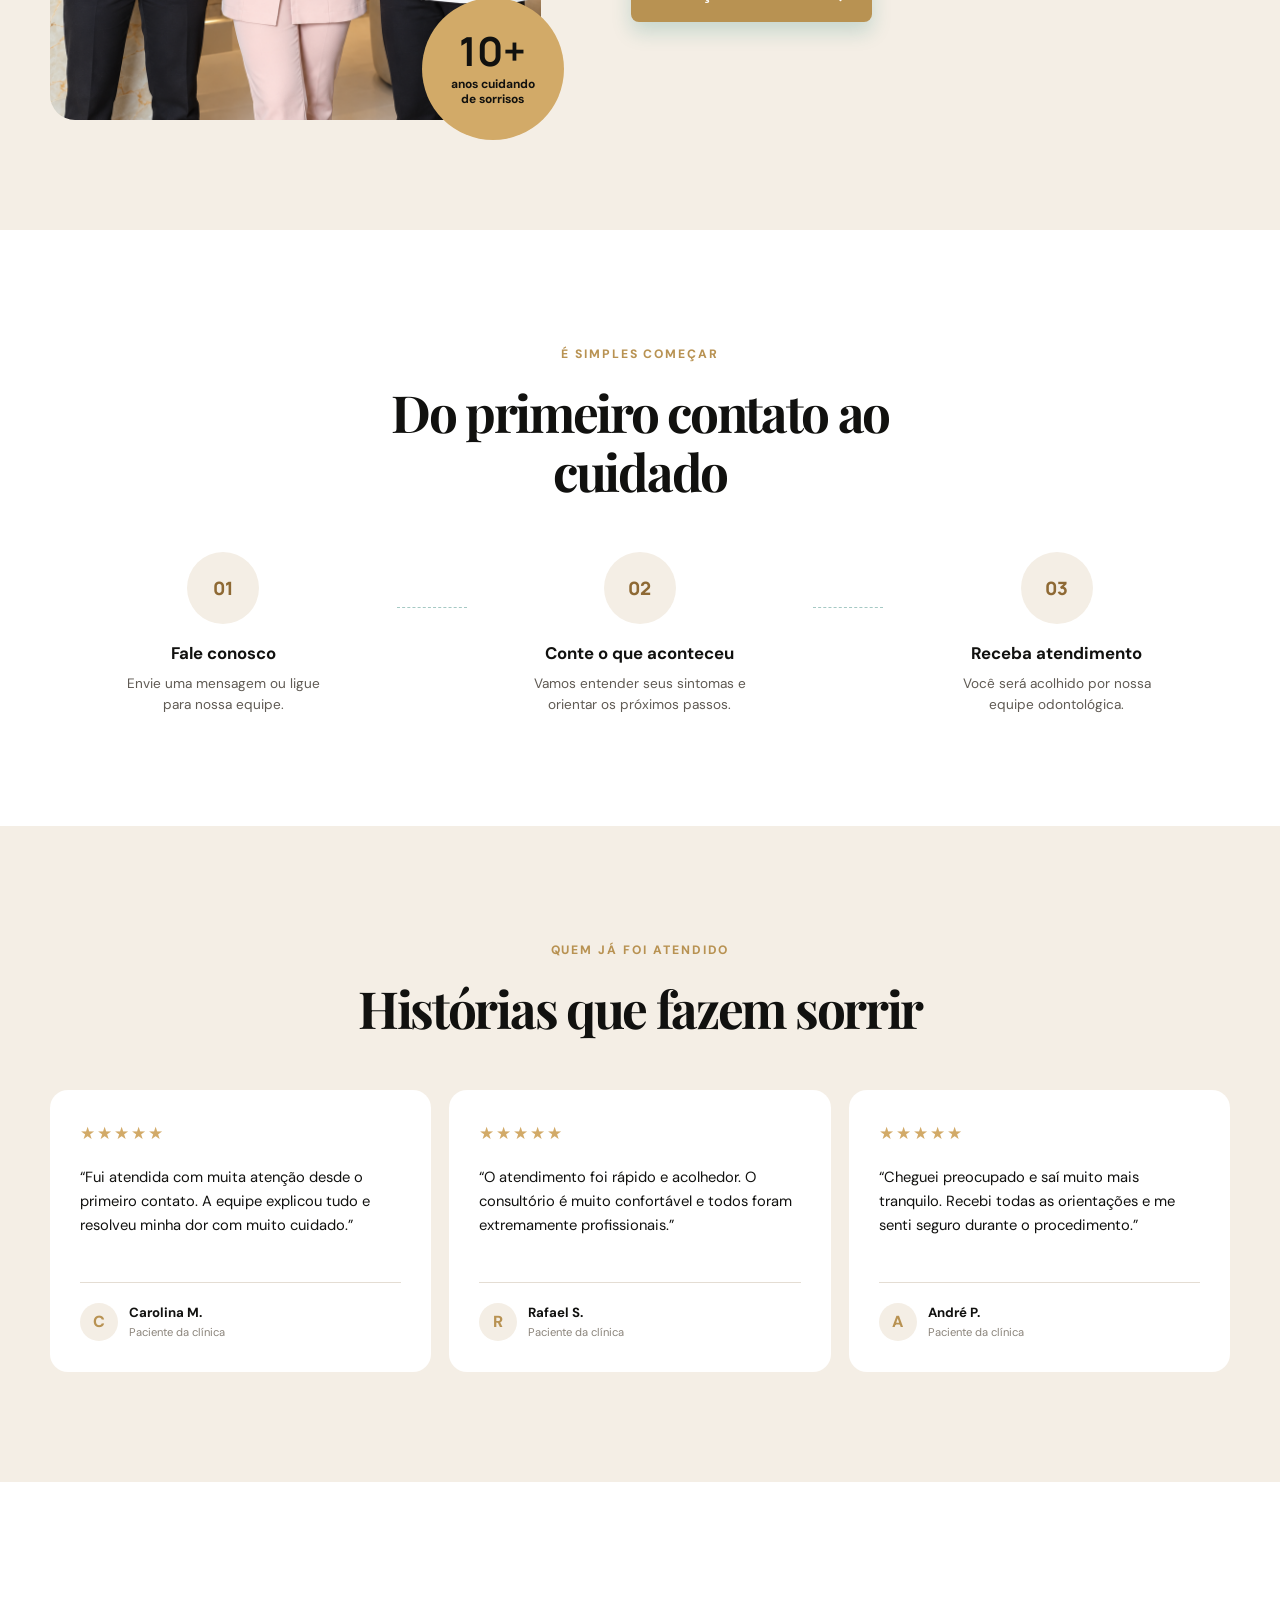
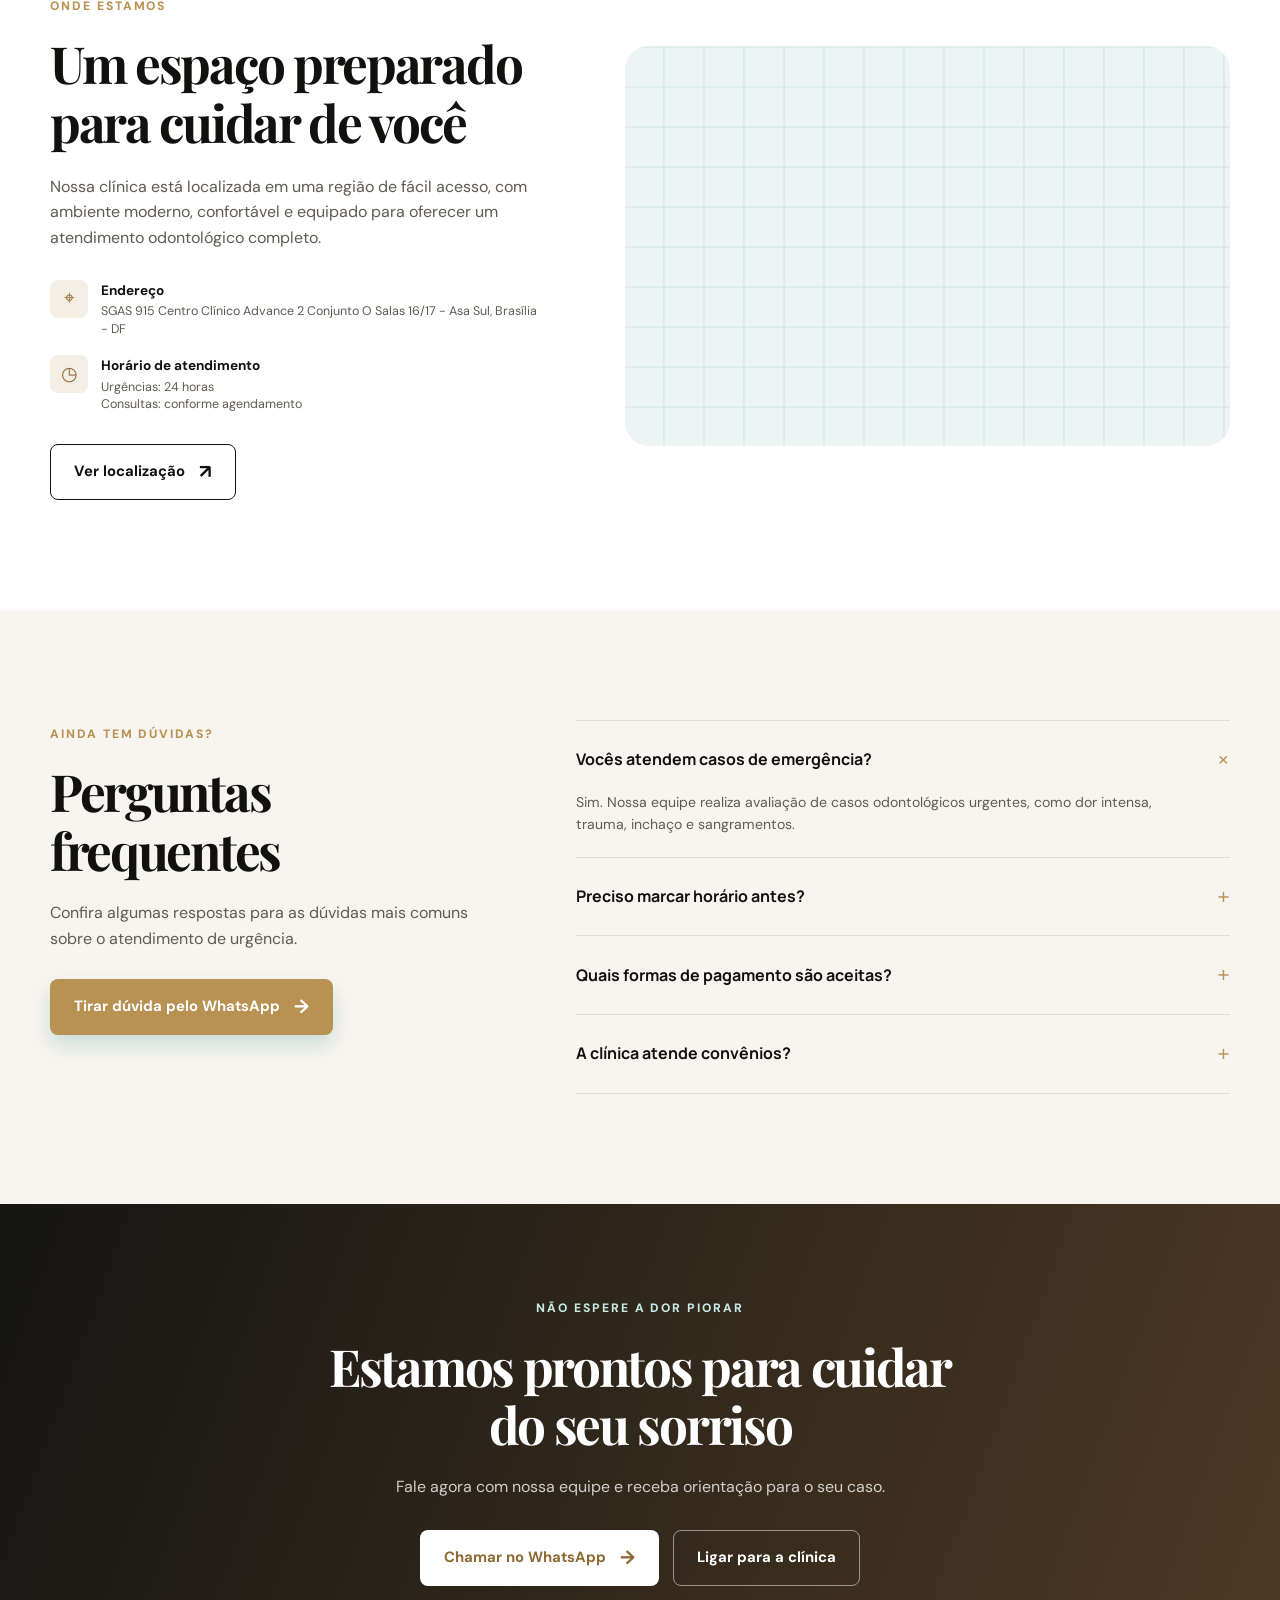
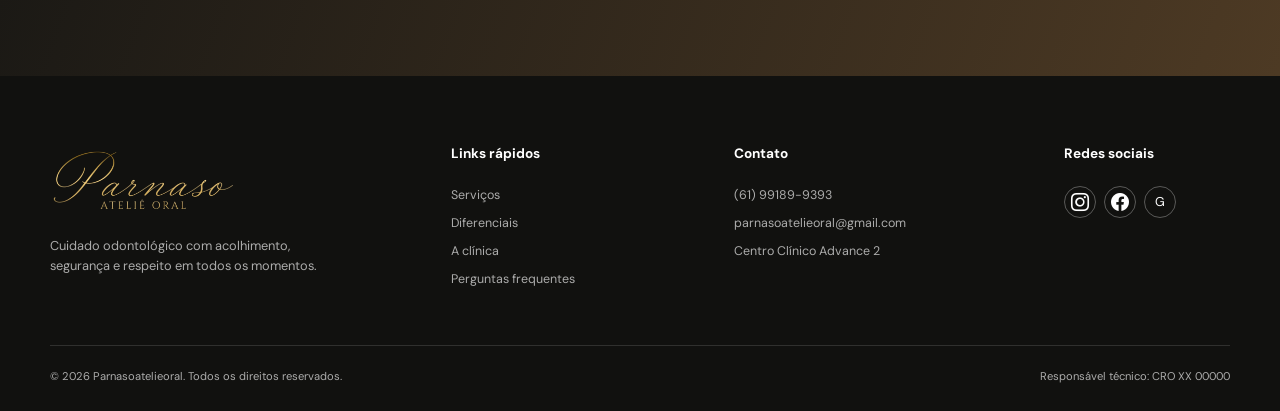
<file: backup/index.html>
<!doctype html>
<html lang="pt-BR">
  <head>
    <!-- Google Tag Manager -->
    <script>
      (function (w, d, s, l, i) {
        w[l] = w[l] || [];
        w[l].push({ "gtm.start": new Date().getTime(), event: "gtm.js" });
        var f = d.getElementsByTagName(s)[0],
          j = d.createElement(s),
          dl = l != "dataLayer" ? "&l=" + l : "";
        j.async = true;
        j.src = "https://www.googletagmanager.com/gtm.js?id=" + i + dl;
        f.parentNode.insertBefore(j, f);
      })(window, document, "script", "dataLayer", "GTM-5LVJ9357");
    </script>
    <!-- End Google Tag Manager -->

    <!-- Google tag (gtag.js) -->
    <script
      async
      src="https://www.googletagmanager.com/gtag/js?id=AW-18468527810"
    ></script>
    <script>
      window.dataLayer = window.dataLayer || [];
      function gtag() {
        dataLayer.push(arguments);
      }
      gtag("js", new Date());
      gtag("config", "AW-18468527810");
    </script>
    <meta charset="UTF-8" />
    <meta name="viewport" content="width=device-width, initial-scale=1.0" />

    <title>Dentista 24 Horas na Asa Sul | Parnaso Ateliê Oral</title>
    <meta
      name="description"
      content="Atendimento odontológico de urgência 24 horas na Asa Sul, Brasília. Conheça a Parnaso Ateliê Oral e entre em contato pelo WhatsApp."
    />

    <!-- Meta Pixel Code -->
    <script>
      !(function (f, b, e, v, n, t, s) {
        if (f.fbq) return;
        n = f.fbq = function () {
          n.callMethod
            ? n.callMethod.apply(n, arguments)
            : n.queue.push(arguments);
        };
        if (!f._fbq) f._fbq = n;
        n.push = n;
        n.loaded = !0;
        n.version = "2.0";
        n.queue = [];
        t = b.createElement(e);
        t.async = !0;
        t.src = v;
        s = b.getElementsByTagName(e)[0];
        s.parentNode.insertBefore(t, s);
      })(
        window,
        document,
        "script",
        "https://connect.facebook.net/en_US/fbevents.js",
      );
      fbq("init", "1411441307146113");
      fbq("track", "PageView");
    </script>
    <noscript
      ><img
        height="1"
        width="1"
        style="display: none"
        src="https://www.facebook.com/tr?id=1411441307146113&ev=PageView&noscript=1"
    /></noscript>
    <!-- End Meta Pixel Code -->

    <link rel="preconnect" href="https://fonts.googleapis.com" />
    <link rel="preconnect" href="https://fonts.gstatic.com" crossorigin />
    <link
      href="https://fonts.googleapis.com/css2?family=DM+Sans:wght@400;500;600;700&family=Manrope:wght@600;700;800&family=Playfair+Display:wght@500;600;700&display=swap"
      rel="stylesheet"
    />
    <link
      href="https://fonts.googleapis.com/css2?family=DM+Sans:wght@400;500;600;700&family=Manrope:wght@600;700;800&family=Playfair+Display:wght@500;600;700&display=swap"
      rel="stylesheet"
    />

    <link rel="stylesheet" href="./css/style.css?v=4" />
    <!-- Bootstrap Icons -->
    <link
      rel="stylesheet"
      href="https://cdn.jsdelivr.net/npm/bootstrap-icons@1.11.3/font/bootstrap-icons.min.css"
    />
  </head>
  <!-- Event snippet for Clique no Whatsapp - Clínica 24 horas conversion page -->
  <script>
    gtag("event", "conversion", {
      send_to: "AW-18468527810/hdEdCKOz5ZodEMK9veZE",
    });
  </script>

  <body>
    <!-- Google Tag Manager (noscript) -->
    <noscript
      ><iframe
        src="https://www.googletagmanager.com/ns.html?id=GTM-5LVJ9357"
        height="0"
        width="0"
        style="display: none; visibility: hidden"
      ></iframe
    ></noscript>
    <!-- End Google Tag Manager (noscript) -->

    <!-- Barra superior -->
    <div class="topbar">
      <div class="container topbar-content">
        <span>Atendimento odontológico com acolhimento e segurança</span>
        <a href="tel:+5561991899393">📞 (61) 99189-9393</a>
      </div>
    </div>

    <!-- Cabeçalho -->
    <!-- Cabeçalho -->
    <header class="header luxury-header">
      <div class="container nav-wrapper">
        <a href="#inicio" class="logo" aria-label="Parnaso Ateliê Oral">
          <img
            src="./img/logo_tansp.png"
            alt="Parnaso Ateliê Oral"
            class="logo-image"
          />
        </a>

        <nav class="nav" aria-label="Navegação principal">
          <a href="#servicos">Serviços</a>
          <a href="#diferenciais">Diferenciais</a>
          <a href="#clinica">A clínica</a>
          <a href="#faq">Dúvidas</a>
        </nav>

        <div class="header-contact">
          <span>⌖ Asa Sul — Brasília/DF</span>
          <i></i>
          <span>◷ Atendimento 24 horas</span>
        </div>

        <a
          class="button button-small button-gold header-button"
          href="https://wa.me/5561991899393?text=Olá!%20Preciso%20de%20atendimento%20odontológico."
          target="_blank"
          rel="noopener noreferrer"
        >
          Falar no WhatsApp
        </a>

        <button
          class="menu-toggle"
          type="button"
          aria-label="Abrir menu"
          aria-expanded="false"
          aria-controls="menu-principal"
        >
          ☰
        </button>
      </div>
    </header>

    <main>
      <!-- Hero premium -->
      <section class="hero luxury-hero" id="inicio">
        <div class="luxury-hero-overlay"></div>

        <div class="container luxury-hero-content">
          <div class="hero-copy">
            <span class="eyebrow hero-eyebrow"> NÃO ACEITAMOS CONVÊNIOS! </span>

            <h1>
              Dentista 24 horas
              <span>na Asa Sul</span>
            </h1>

            <p class="hero-subtitle">
              Atendimento odontológico a qualquer hora do dia, com equipe
              preparada 24 horas. Estrutura completa em Brasília com radiografia
              digital e scanner intraoral para diagnósticos precisos.
            </p>

            <div class="emergency-types">
              <div class="emergency-type">
                <span class="emergency-icon">♧</span>
                <span>Dor de dente</span>
              </div>

              <div class="emergency-type">
                <span class="emergency-icon">♢</span>
                <span
                  >Dente <br />
                  quebrado</span
                >
              </div>

              <div class="emergency-type">
                <span class="emergency-icon">◉</span>
                <span>Inchaço</span>
              </div>

              <div class="emergency-type">
                <span class="emergency-icon">♧</span>
                <span>Trauma</span>
              </div>

              <div class="emergency-type">
                <span class="emergency-icon">♢</span>
                <span>Sangramento</span>
              </div>
            </div>

            <a
              class="hero-whatsapp-button"
              href="https://wa.me/5561991899393?text=Olá!%20Preciso%20de%20atendimento%20odontológico."
              target="_blank"
              rel="noopener noreferrer"
            >
              <span class="whatsapp-symbol">
                <svg viewBox="0 0 32 32" aria-hidden="true">
                  <path
                    d="M19.11 17.39c-.27-.14-1.61-.79-1.86-.88-.25-.09-.43-.14-.61.14-.18.27-.7.88-.86 1.06-.16.18-.32.2-.59.07-.27-.14-1.13-.42-2.15-1.33-.79-.7-1.33-1.56-1.49-1.83-.16-.27-.02-.42.12-.55.12-.12.27-.32.41-.48.14-.16.18-.27.27-.45.09-.18.05-.34-.02-.48-.07-.14-.61-1.47-.84-2.02-.22-.53-.45-.46-.61-.47h-.52c-.18 0-.48.07-.73.34-.25.27-.95.93-.95 2.26s.98 2.62 1.11 2.8c.14.18 1.93 2.95 4.68 4.14.65.28 1.16.45 1.56.57.66.21 1.26.18 1.73.11.53-.08 1.61-.66 1.84-1.3.23-.64.23-1.19.16-1.3-.07-.11-.25-.18-.52-.32z"
                  />
                  <path
                    d="M16.02 3.2c-7.08 0-12.84 5.76-12.84 12.84 0 2.26.59 4.47 1.71 6.41L3.08 28.8l6.5-1.7a12.8 12.8 0 0 0 6.43 1.74h.01c7.08 0 12.84-5.76 12.84-12.84S23.1 3.2 16.02 3.2zm0 23.53h-.01c-2.01 0-3.98-.54-5.7-1.57l-.41-.24-3.86 1.01 1.03-3.76-.27-.43a10.66 10.66 0 0 1-1.64-5.7c0-5.9 4.8-10.7 10.71-10.7 2.86 0 5.54 1.12 7.56 3.14a10.64 10.64 0 0 1 3.14 7.56c0 5.9-4.81 10.69-10.71 10.69z"
                  />
                </svg>
              </span>

              <span>
                <strong>FALAR NO WHATSAPP</strong>
                <small>(PLANTÃO 24H)</small>
              </span>

              <span class="button-arrow">→</span>
            </a>

            <div class="hero-location">
              <span>⌖ Asa Sul — Brasília/DF</span>
              <i></i>
              <span>◷ Atendimento 24 horas</span>
            </div>
          </div>
        </div>
      </section>

      <!-- Faixa de confiança -->
      <section class="trust-strip">
        <div class="container trust-grid">
          <div class="trust-item">
            <span class="trust-number">24h</span>
            <span>Atendimento de urgência</span>
          </div>

          <div class="trust-item">
            <span class="trust-number">5k+</span>
            <span>Pacientes atendidos</span>
          </div>

          <div class="trust-item">
            <span class="trust-number">10+</span>
            <span>Anos de experiência</span>
          </div>

          <div class="trust-item">
            <span class="trust-number">4.9/5</span>
            <span>Avaliação dos pacientes</span>
          </div>
        </div>
      </section>

      <!-- Problemas -->
      <section class="pain-section section">
        <div class="container two-column">
          <div>
            <span class="eyebrow">NÃO IGNORE OS SINAIS</span>
            <h2>A dor apareceu de repente?</h2>
          </div>

          <div>
            <p class="section-lead">
              Uma dor de dente pode piorar rapidamente. Quanto antes você buscar
              avaliação, maiores são as chances de controlar o problema com
              segurança e preservar seu sorriso.
            </p>

            <ul class="check-list">
              <li>✦ Dor intensa ou latejante</li>
              <li>✦ Dente quebrado ou com trauma</li>
              <li>✦ Inchaço na boca ou no rosto</li>
              <li>✦ Sangramento ou sensibilidade forte</li>
            </ul>
          </div>
        </div>
      </section>

      <!-- Serviços -->
      <section class="services-section section" id="servicos">
        <div class="container">
          <div class="section-heading centered">
            <span class="eyebrow">COMO PODEMOS AJUDAR</span>
            <h2>Cuidados para diferentes necessidades</h2>
            <p>
              Nossa equipe está preparada para avaliar o seu caso e indicar o
              tratamento mais adequado.
            </p>
          </div>

          <div class="cards-grid">
            <article class="service-card">
              <div class="card-icon">◉</div>
              <h3>Emergência odontológica</h3>
              <p>
                Avaliação rápida para casos de dor, trauma, infecção e outras
                situações urgentes.
              </p>
              <a
                href="https://wa.me/5561991899393?text=Olá!%20Preciso%20de%20atendimento%20odontológico."
                >Saiba mais <span>→</span></a
              >
            </article>

            <article class="service-card">
              <div class="card-icon">✚</div>
              <h3>Alívio da dor</h3>
              <p>
                Atendimento focado em identificar a causa do desconforto e
                proporcionar mais tranquilidade.
              </p>
              <a
                href="https://wa.me/5561991899393?text=Olá!%20Preciso%20de%20atendimento%20odontológico."
                >Saiba mais <span>→</span></a
              >
            </article>

            <article class="service-card">
              <div class="card-icon">◇</div>
              <h3>Extração dentária</h3>
              <p>
                Procedimentos realizados com planejamento, orientação e cuidado
                em todas as etapas.
              </p>
              <a
                href="https://wa.me/5561991899393?text=Olá!%20Preciso%20de%20atendimento%20odontológico."
                >Saiba mais <span>→</span></a
              >
            </article>

            <article class="service-card">
              <div class="card-icon">♡</div>
              <h3>Tratamento de canal</h3>
              <p>
                Cuidado especializado para preservar o dente e tratar
                inflamações na polpa dentária.
              </p>
              <a
                href="https://wa.me/5561991899393?text=Olá!%20Preciso%20de%20atendimento%20odontológico."
                >Saiba mais <span>→</span></a
              >
            </article>
          </div>
        </div>
      </section>

      <!-- Diferenciais -->
      <section class="features-section section" id="diferenciais">
        <div class="container features-grid">
          <div class="features-image">
            <img
              src="./img/IMG_0281.png"
              alt="Imagem do consultório"
              class="image-placeholder-large"
            />
            <div class="experience-badge">
              <strong>10+</strong>
              <span>anos cuidando<br />de sorrisos</span>
            </div>
          </div>

          <div class="features-content">
            <span class="eyebrow">POR QUE ESCOLHER A PARNASOATELIEORAL</span>
            <h2>Você merece ser cuidado com atenção</h2>
            <p>
              Em um momento de dor ou preocupação, contar com uma equipe
              preparada faz toda a diferença. Nosso compromisso é oferecer uma
              experiência segura, clara e humanizada.
            </p>

            <div class="feature-list">
              <div class="feature-item">
                <span class="feature-check">✓</span>
                <div>
                  <h3>Equipe qualificada</h3>
                  <p>
                    Profissionais preparados para diferentes situações clínicas.
                  </p>
                </div>
              </div>

              <div class="feature-item">
                <span class="feature-check">✓</span>
                <div>
                  <h3>Atendimento humanizado</h3>
                  <p>
                    Explicamos cada etapa com clareza e respeitamos o seu tempo.
                  </p>
                </div>
              </div>

              <div class="feature-item">
                <span class="feature-check">✓</span>
                <div>
                  <h3>Estrutura confortável</h3>
                  <p>
                    Ambiente pensado para trazer mais tranquilidade ao
                    atendimento.
                  </p>
                </div>
              </div>
            </div>

            <a
              class="button button-primary"
              href="https://wa.me/5561991899393?text=Olá!%20Preciso%20de%20atendimento%20odontológico."
            >
              Conheça nossa clínica <span>→</span>
            </a>
          </div>
        </div>
      </section>

      <!-- Processo -->
      <section class="process-section section">
        <div class="container">
          <div class="section-heading centered">
            <span class="eyebrow">É SIMPLES COMEÇAR</span>
            <h2>Do primeiro contato ao cuidado</h2>
          </div>

          <div class="process-grid">
            <div class="process-item">
              <span class="process-number">01</span>
              <h3>Fale conosco</h3>
              <p>Envie uma mensagem ou ligue para nossa equipe.</p>
            </div>

            <div class="process-line"></div>

            <div class="process-item">
              <span class="process-number">02</span>
              <h3>Conte o que aconteceu</h3>
              <p>Vamos entender seus sintomas e orientar os próximos passos.</p>
            </div>

            <div class="process-line"></div>

            <div class="process-item">
              <span class="process-number">03</span>
              <h3>Receba atendimento</h3>
              <p>Você será acolhido por nossa equipe odontológica.</p>
            </div>
          </div>
        </div>
      </section>

      <!-- Depoimentos -->
      <section class="testimonials-section section">
        <div class="container">
          <div class="section-heading centered">
            <span class="eyebrow">QUEM JÁ FOI ATENDIDO</span>
            <h2>Histórias que fazem sorrir</h2>
          </div>

          <div class="testimonials-grid">
            <article class="testimonial-card">
              <div class="stars">★★★★★</div>
              <p>
                “Fui atendida com muita atenção desde o primeiro contato. A
                equipe explicou tudo e resolveu minha dor com muito cuidado.”
              </p>
              <div class="testimonial-author">
                <div class="author-avatar">C</div>
                <div>
                  <strong>Carolina M.</strong>
                  <small>Paciente da clínica</small>
                </div>
              </div>
            </article>

            <article class="testimonial-card">
              <div class="stars">★★★★★</div>
              <p>
                “O atendimento foi rápido e acolhedor. O consultório é muito
                confortável e todos foram extremamente profissionais.”
              </p>
              <div class="testimonial-author">
                <div class="author-avatar">R</div>
                <div>
                  <strong>Rafael S.</strong>
                  <small>Paciente da clínica</small>
                </div>
              </div>
            </article>

            <article class="testimonial-card">
              <div class="stars">★★★★★</div>
              <p>
                “Cheguei preocupado e saí muito mais tranquilo. Recebi todas as
                orientações e me senti seguro durante o procedimento.”
              </p>
              <div class="testimonial-author">
                <div class="author-avatar">A</div>
                <div>
                  <strong>André P.</strong>
                  <small>Paciente da clínica</small>
                </div>
              </div>
            </article>
          </div>
        </div>
      </section>

      <!-- Clínica -->
      <section class="clinic-section section" id="clinica">
        <div class="container clinic-grid">
          <div class="clinic-content">
            <span class="eyebrow">ONDE ESTAMOS</span>
            <h2>Um espaço preparado para cuidar de você</h2>
            <p>
              Nossa clínica está localizada em uma região de fácil acesso, com
              ambiente moderno, confortável e equipado para oferecer um
              atendimento odontológico completo.
            </p>

            <div class="clinic-info">
              <div>
                <span class="info-icon">⌖</span>
                <div>
                  <strong>Endereço</strong>
                  <p>
                    SGAS 915 Centro Clínico Advance 2 Conjunto O Salas 16/17 -
                    Asa Sul, Brasília - DF
                  </p>
                </div>
              </div>

              <div>
                <span class="info-icon">◷</span>
                <div>
                  <strong>Horário de atendimento</strong>
                  <p>
                    Urgências: 24 horas<br />Consultas: conforme agendamento
                  </p>
                </div>
              </div>
            </div>

            <a
              class="button button-outline-dark"
              href="https://maps.google.com/?q=SGAS+915,+Asa+Sul,+Brasília+-+DF"
              target="_blank"
              rel="noopener noreferrer"
            >
              Ver localização <span>↗</span>
            </a>
          </div>

          <div class="map-placeholder">
            <iframe
              src="https://www.google.com/maps/embed?pb=!1m18!1m12!1m3!1d3838.671210440406!2d-47.930354224111596!3d-15.821281423619194!2m3!1f0!2f0!3f0!3m2!1i1024!2i768!4f13.1!3m3!1m2!1s0x935a31bd4e9b6b31%3A0xfc0ead757e359cb7!2sParnaso%20Ateli%C3%AA%20Oral!5e0!3m2!1spt-BR!2sbr!4v1789743425461!5m2!1spt-BR!2sbr"
              width="600"
              height="450"
              style="border: 0"
              allowfullscreen=""
              loading="lazy"
              referrerpolicy="strict-origin-when-cross-origin"
            ></iframe>
          </div>
        </div>
      </section>

      <!-- FAQ -->
      <section class="faq-section section" id="faq">
        <div class="container faq-grid">
          <div>
            <span class="eyebrow">AINDA TEM DÚVIDAS?</span>
            <h2>Perguntas frequentes</h2>
            <p>
              Confira algumas respostas para as dúvidas mais comuns sobre o
              atendimento de urgência.
            </p>

            <a
              class="button button-primary"
              href="https://wa.me/5561991899393?text=Olá!%20Tenho%20uma%20dúvida%20sobre%20atendimento."
              target="_blank"
              rel="noopener noreferrer"
            >
              Tirar dúvida pelo WhatsApp <span>→</span>
            </a>
          </div>

          <div class="faq-list">
            <details open>
              <summary>
                Vocês atendem casos de emergência?
                <span>+</span>
              </summary>
              <p>
                Sim. Nossa equipe realiza avaliação de casos odontológicos
                urgentes, como dor intensa, trauma, inchaço e sangramentos.
              </p>
            </details>

            <details>
              <summary>
                Preciso marcar horário antes?
                <span>+</span>
              </summary>
              <p>
                Entre em contato pelo WhatsApp ou telefone para receber
                orientação sobre disponibilidade e atendimento.
              </p>
            </details>

            <details>
              <summary>
                Quais formas de pagamento são aceitas?
                <span>+</span>
              </summary>
              <p>
                Trabalhamos com diferentes formas de pagamento. Confirme as
                condições diretamente com nossa equipe.
              </p>
            </details>

            <details>
              <summary>
                A clínica atende convênios?
                <span>+</span>
              </summary>
              <p>
                A disponibilidade de atendimento por convênio pode variar.
                Consulte nossa equipe antes da visita.
              </p>
            </details>
          </div>
        </div>
      </section>

      <!-- CTA -->
      <section class="cta-section" id="contato">
        <div class="container cta-content">
          <span class="eyebrow eyebrow-light">NÃO ESPERE A DOR PIORAR</span>
          <h2>Estamos prontos para cuidar do seu sorriso</h2>
          <p>
            Fale agora com nossa equipe e receba orientação para o seu caso.
          </p>

          <div class="cta-actions">
            <a
              class="button button-white"
              href="https://wa.me/5561991899393?text=Olá!%20Preciso%20de%20atendimento%20odontológico."
              target="_blank"
              rel="noopener noreferrer"
            >
              Chamar no WhatsApp <span>→</span>
            </a>

            <a class="button button-transparent" href="tel:+5561991899393">
              Ligar para a clínica
            </a>
          </div>
        </div>
      </section>
    </main>

    <!-- Rodapé -->
    <footer class="footer">
      <div class="container footer-grid">
        <div>
          <a href="#inicio" class="logo footer-logo">
            <img
              src="./img/logo_tansp.png"
              alt="Ateliê Oral — Ateliê Oral"
              class="logo-image"
            />
          </a>

          <p>
            Cuidado odontológico com acolhimento, segurança e respeito em todos
            os momentos.
          </p>
        </div>

        <div>
          <h3>Links rápidos</h3>
          <a href="#servicos">Serviços</a>
          <a href="#diferenciais">Diferenciais</a>
          <a href="#clinica">A clínica</a>
          <a href="#faq">Perguntas frequentes</a>
        </div>

        <div>
          <h3>Contato</h3>
          <a href="tel:+5561991899393">(61) 99189-9393</a>
          <a href="mailto:parnasoatelieoral@gmail.com">
            parnasoatelieoral@gmail.com
          </a>
          <span>Centro Clínico Advance 2</span>
        </div>

        <div>
          <h3>Redes sociais</h3>

          <div class="social-links">
            <a
              href="https://www.instagram.com/parnasoatelieoral/"
              target="_blank"
              rel="noopener noreferrer"
              aria-label="Instagram"
            >
              <i class="bi bi-instagram" aria-hidden="true"></i>
            </a>

            <a
              href="https://www.facebook.com/people/Parnaso-Ateli%C3%AA-Oral/61593036906075/"
              target="_blank"
              rel="noopener noreferrer"
              aria-label="Facebook"
            >
              <i class="bi bi-facebook" aria-hidden="true"></i>
            </a>

            <a href="#" aria-label="Google">G</a>
          </div>
        </div>
      </div>

      <div class="container footer-bottom">
        <span>© 2026 Parnasoatelieoral. Todos os direitos reservados.</span>
        <span>Responsável técnico: CRO XX 00000</span>
      </div>
    </footer>

    <!-- Botão flutuante do WhatsApp -->
    <a
      href="https://wa.me/5561991899393?text=Olá!%20Preciso%20de%20atendimento%20odontológico."
      class="whatsapp-float"
      target="_blank"
      rel="noopener noreferrer"
      aria-label="Fale conosco pelo WhatsApp"
    >
      <svg viewBox="0 0 32 32" width="32" height="32" fill="currentColor">
        <path
          d="M16 .5A15.5 15.5 0 0 0 2.6 23.8L.5 31.5l7.9-2.1A15.5 15.5 0 1 0 16 .5zm0 28a12.4 12.4 0 0 1-6.3-1.7l-.5-.3-4.7 1.2 1.3-4.6-.3-.5A12.5 12.5 0 1 1 16 28.5zm6.8-9.4c-.4-.2-2.2-1.1-2.5-1.2-.4-.1-.6-.2-.9.2s-1 1.2-1.2 1.4-.4.3-.8.1a10.2 10.2 0 0 1-3-1.8 11.2 11.2 0 0 1-2.1-2.6c-.2-.4 0-.6.2-.8l.6-.7.4-.6c.1-.3 0-.5 0-.7l-1.1-2.7c-.3-.7-.6-.6-.9-.6h-.7c-.3 0-.7.1-1 .5-.4.4-1.3 1.3-1.3 3.1s1.3 3.6 1.5 3.9c.2.3 2.6 4 6.3 5.5.9.4 1.6.6 2.1.7.9.3 1.7.2 2.3.1.7-.1 2.2-.9 2.5-1.8.3-.9.3-1.6.2-1.8-.1-.2-.4-.3-.8-.5z"
        />
      </svg>
    </a>

    <style>
      .whatsapp-float {
        position: fixed;
        width: 60px;
        height: 60px;
        right: 20px;
        bottom: 20px;
        background: #25d366;
        color: white;
        border-radius: 50%;
        display: flex;
        align-items: center;
        justify-content: center;
        box-shadow: 0 4px 12px rgba(0, 0, 0, 0.25);
        z-index: 99999;
        text-decoration: none;
        transition: transform 0.2s ease;
      }
      .whatsapp-float:hover {
        transform: scale(1.1);
        background: #1ebe5d;
      }
    </style>

    <script>
      const menuToggle = document.querySelector(".menu-toggle");
      const nav = document.querySelector(".nav");

      if (menuToggle && nav) {
        menuToggle.addEventListener("click", () => {
          const isOpen = nav.classList.toggle("nav-open");

          menuToggle.setAttribute("aria-expanded", String(isOpen));
          menuToggle.setAttribute(
            "aria-label",
            isOpen ? "Fechar menu" : "Abrir menu",
          );
        });

        nav.querySelectorAll("a").forEach((link) => {
          link.addEventListener("click", () => {
            nav.classList.remove("nav-open");
            menuToggle.setAttribute("aria-expanded", "false");
            menuToggle.setAttribute("aria-label", "Abrir menu");
          });
        });

        window.addEventListener("resize", () => {
          if (window.innerWidth > 800) {
            nav.classList.remove("nav-open");
            menuToggle.setAttribute("aria-expanded", "false");
            menuToggle.setAttribute("aria-label", "Abrir menu");
          }
        });
      }
    </script>
  </body>
</html>
</file>
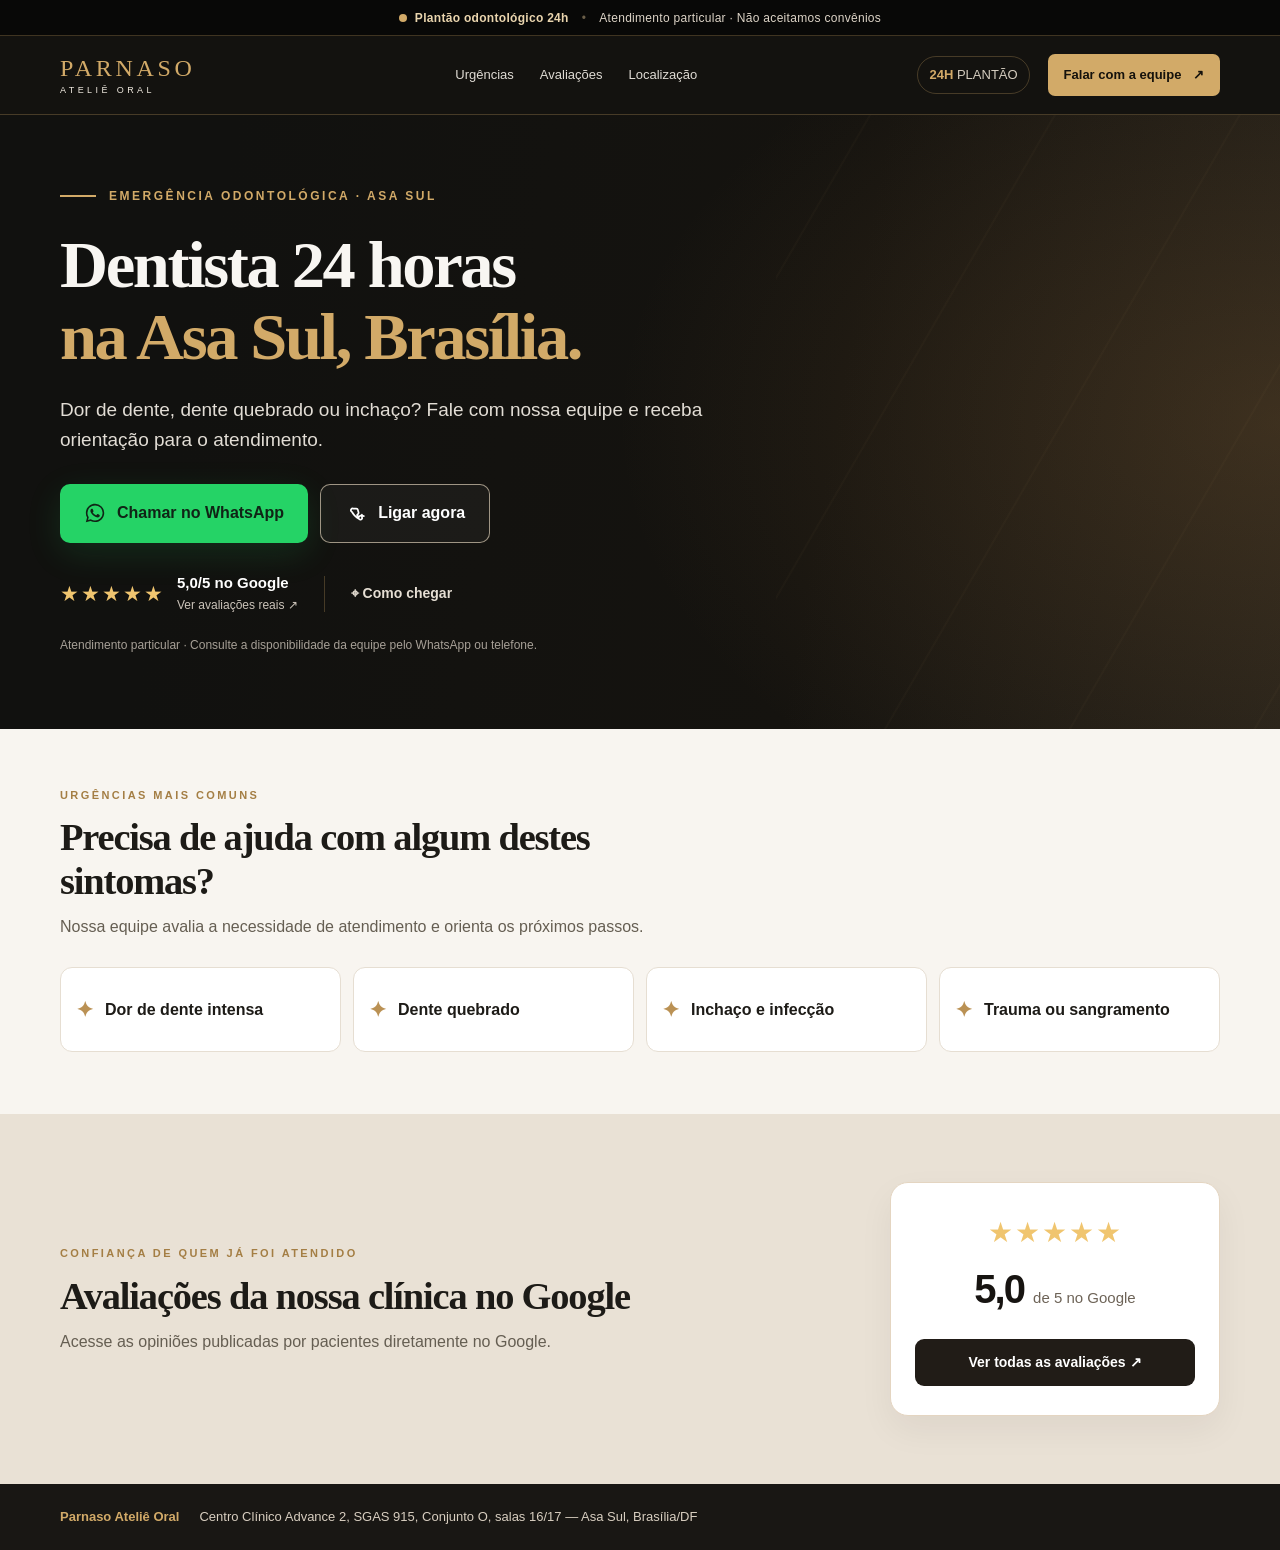
<file: parnaso_topo_proposta/topo-parnaso.html>
<!doctype html>
<html lang="pt-BR">
  <head>
    <meta charset="utf-8" />
    <meta name="viewport" content="width=device-width, initial-scale=1" />
    <meta name="theme-color" content="#11110f" />
    <title>Proposta de topo — Parnaso Ateliê Oral</title>
    <meta
      name="description"
      content="Protótipo de estrutura do topo, botões de urgência e avaliações do Google para Parnaso Ateliê Oral."
    />
    <link rel="stylesheet" href="topo-parnaso.css" />
  </head>
  <body>
    <!-- PROTÓTIPO VISUAL. Em produção, mantenha o logotipo, o menu e o GTM originais. -->
    <div class="pa-utility">
      <div class="pa-container pa-utility-inner">
        <span
          ><span class="pa-dot" aria-hidden="true"></span
          ><strong>Plantão odontológico 24h</strong></span
        >
        <span class="pa-utility-sep" aria-hidden="true">•</span>
        <span>Atendimento particular · Não aceitamos convênios</span>
      </div>
    </div>

    <header class="pa-header">
      <div class="pa-container pa-header-inner">
        <a
          href="#inicio"
          class="pa-wordmark"
          aria-label="Parnaso Ateliê Oral, início"
          ><span class="pa-wordmark-title">PARNASO</span
          ><span class="pa-wordmark-sub">ATELIÊ ORAL</span></a
        >
        <nav class="pa-nav" id="pa-menu" aria-label="Menu principal">
          <a href="#urgencias">Urgências</a><a href="#avaliacoes">Avaliações</a
          ><a href="#localizacao">Localização</a>
        </nav>
        <div class="pa-header-right">
          <span class="pa-plantao">24H <span>PLANTÃO</span></span
          ><a
            class="pa-header-cta"
            href="https://wa.me/5561991899393?text=Ol%C3%A1%21%20Preciso%20de%20atendimento%20odontol%C3%B3gico%20de%20urg%C3%AAncia."
            target="_blank"
            rel="noopener noreferrer"
            >Falar com a equipe <span aria-hidden="true">↗</span></a
          >
        </div>
        <button
          id="pa-menu-button"
          class="pa-menu-button"
          type="button"
          aria-label="Abrir menu"
          aria-expanded="false"
          aria-controls="pa-menu"
        >
          <span></span><span></span><span></span>
        </button>
      </div>
    </header>

    <main>
      <!-- Este bloco é o substituto sugerido para a seção .hero.luxury-hero atual. -->
      <section id="inicio" class="pa-hero" aria-labelledby="pa-title">
        <div class="pa-container pa-hero-inner">
          <div class="pa-hero-content">
            <div class="pa-eyebrow">
              <span class="pa-line" aria-hidden="true"></span> EMERGÊNCIA
              ODONTOLÓGICA · ASA SUL
            </div>
            <h1 id="pa-title">
              Dentista 24 horas <span>na Asa Sul, Brasília.</span>
            </h1>
            <p class="pa-lead">
              Dor de dente, dente quebrado ou inchaço? Fale com nossa equipe e
              receba orientação para o atendimento.
            </p>
            <div class="pa-actions">
              <a
                class="pa-btn pa-btn-primary"
                href="https://wa.me/5561991899393?text=Ol%C3%A1%21%20Preciso%20de%20atendimento%20odontol%C3%B3gico%20de%20urg%C3%AAncia."
                target="_blank"
                rel="noopener noreferrer"
                data-cta="hero-whatsapp"
                aria-label="Chamar equipe pelo WhatsApp para urgência odontológica"
              >
                <svg viewBox="0 0 24 24" fill="currentColor" aria-hidden="true">
                  <path
                    d="M12.04 2C6.51 2 2.02 6.47 2.02 11.98c0 1.76.46 3.49 1.35 5.01L2 22l5.14-1.34a10.06 10.06 0 0 0 4.9 1.25h.01c5.52 0 10.02-4.48 10.02-9.99A9.98 9.98 0 0 0 12.04 2Zm0 18.23a8.34 8.34 0 0 1-4.24-1.16l-.3-.18-3.14.82.84-3.05-.19-.31a8.28 8.28 0 0 1-1.27-4.38 8.3 8.3 0 0 1 8.3-8.28 8.26 8.26 0 0 1 8.29 8.3 8.3 8.3 0 0 1-8.29 8.24Zm4.55-6.2c-.25-.13-1.48-.73-1.71-.82-.23-.08-.4-.12-.56.13-.17.25-.65.82-.79.98-.15.17-.3.19-.55.07-.25-.13-1.05-.39-1.98-1.23-.73-.65-1.23-1.45-1.37-1.7-.15-.25-.02-.39.11-.51.11-.11.25-.3.37-.44.13-.15.17-.25.25-.42.08-.16.04-.31-.02-.43-.06-.13-.56-1.35-.77-1.85-.2-.49-.41-.42-.56-.43h-.48c-.17 0-.44.06-.67.31-.23.25-.88.86-.88 2.08 0 1.23.9 2.42 1.03 2.59.12.16 1.79 2.73 4.32 3.83.6.26 1.07.41 1.44.53.61.19 1.17.16 1.6.1.49-.08 1.48-.61 1.69-1.2.21-.59.21-1.09.15-1.2-.06-.1-.23-.17-.48-.3Z"
                  />
                </svg>
                <span>Chamar no WhatsApp</span>
              </a>
              <a
                class="pa-btn pa-btn-secondary"
                href="tel:+5561991899393"
                data-cta="hero-call"
              >
                <svg
                  viewBox="0 0 24 24"
                  fill="none"
                  stroke="currentColor"
                  stroke-width="2"
                  stroke-linecap="round"
                  stroke-linejoin="round"
                  aria-hidden="true"
                >
                  <path
                    d="M22 16.92v3a2 2 0 0 1-3.28 2.25 19.79 19.79 0 0 1-8.63-8.63A2 2 0 0 1 12.34 10h3a2 2 0 0 1 2 1.72c.12.81.33 1.6.63 2.35a2 2 0 0 1-.45 2.11l-1.27 1.27a16 16 0 0 0 2.3 2.3l1.26-1.28a2 2 0 0 1 2.11-.45c.76.3 1.55.51 2.36.63"
                    transform="translate(-2 -2) scale(.93)"
                  />
                </svg>
                <span>Ligar agora</span>
              </a>
            </div>
            <div class="pa-social-row">
              <a
                class="pa-rating"
                href="https://share.google/HWwqK2HnZtegXTeoN"
                target="_blank"
                rel="noopener noreferrer"
                data-cta="hero-reviews"
                aria-label="5 de 5 estrelas no Google. Ver avaliações da clínica"
              >
                <span class="pa-stars" aria-hidden="true">★★★★★</span>
                <span
                  ><strong>5,0/5 no Google</strong
                  ><small
                    >Ver avaliações reais
                    <span aria-hidden="true">↗</span></small
                  ></span
                >
              </a>
              <span class="pa-social-divider" aria-hidden="true"></span>
              <a
                class="pa-location-link"
                href="https://www.google.com/maps/search/?api=1&amp;query=SGAS%20915%20Centro%20Cl%C3%ADnico%20Advance%202%20Bras%C3%ADlia"
                target="_blank"
                rel="noopener noreferrer"
                data-cta="hero-directions"
                >⌖ Como chegar</a
              >
            </div>
            <p class="pa-disclaimer">
              Atendimento particular · Consulte a disponibilidade da equipe pelo
              WhatsApp ou telefone.
            </p>
          </div>
        </div>
      </section>

      <section
        class="pa-urgent"
        id="urgencias"
        aria-labelledby="pa-urgent-title"
      >
        <div class="pa-container">
          <div class="pa-section-head">
            <span class="pa-section-kicker">URGÊNCIAS MAIS COMUNS</span>
            <h2 id="pa-urgent-title">
              Precisa de ajuda com algum destes sintomas?
            </h2>
            <p>
              Nossa equipe avalia a necessidade de atendimento e orienta os
              próximos passos.
            </p>
          </div>
          <div class="pa-urgent-grid">
            <div><span aria-hidden="true">✦</span> Dor de dente intensa</div>
            <div><span aria-hidden="true">✦</span> Dente quebrado</div>
            <div><span aria-hidden="true">✦</span> Inchaço e infecção</div>
            <div><span aria-hidden="true">✦</span> Trauma ou sangramento</div>
          </div>
        </div>
      </section>

      <section
        class="pa-reviews-section"
        id="avaliacoes"
        aria-labelledby="pa-reviews-title"
      >
        <div class="pa-container pa-reviews-inner">
          <div>
            <span class="pa-section-kicker"
              >CONFIANÇA DE QUEM JÁ FOI ATENDIDO</span
            >
            <h2 id="pa-reviews-title">Avaliações da nossa clínica no Google</h2>
            <p>
              Acesse as opiniões publicadas por pacientes diretamente no Google.
            </p>
          </div>
          <div class="pa-reviews-box">
            <span class="pa-stars pa-stars-large" aria-hidden="true"
              >★★★★★</span
            >
            <div class="pa-rating-big">5,0 <span>de 5 no Google</span></div>
            <a
              class="pa-reviews-link"
              href="https://share.google/HWwqK2HnZtegXTeoN"
              target="_blank"
              rel="noopener noreferrer"
              data-cta="reviews-section"
              >Ver todas as avaliações <span aria-hidden="true">↗</span></a
            >
          </div>
        </div>
      </section>

      <section class="pa-address" id="localizacao">
        <div class="pa-container">
          <strong>Parnaso Ateliê Oral</strong
          ><span
            >Centro Clínico Advance 2, SGAS 915, Conjunto O, salas 16/17 — Asa
            Sul, Brasília/DF</span
          >
        </div>
      </section>
    </main>

    <nav class="pa-mobile-sticky" aria-label="Ações rápidas de urgência">
      <a
        class="pa-sticky-wa"
        href="https://wa.me/5561991899393?text=Ol%C3%A1%21%20Preciso%20de%20atendimento%20odontol%C3%B3gico%20de%20urg%C3%AAncia."
        target="_blank"
        rel="noopener noreferrer"
        data-cta="sticky-whatsapp"
        >WhatsApp</a
      >
      <a class="pa-sticky-call" href="tel:+5561991899393" data-cta="sticky-call"
        >Ligar agora</a
      >
    </nav>
    <script>
      const paMenuBtn = document.querySelector("#pa-menu-button");
      const paMenu = document.querySelector("#pa-menu");
      paMenuBtn?.addEventListener("click", () => {
        const open = paMenu.classList.toggle("pa-nav-open");
        paMenuBtn.setAttribute("aria-expanded", String(open));
        paMenuBtn.setAttribute(
          "aria-label",
          open ? "Fechar menu" : "Abrir menu",
        );
      });
      paMenu?.querySelectorAll("a").forEach((a) =>
        a.addEventListener("click", () => {
          paMenu.classList.remove("pa-nav-open");
          paMenuBtn?.setAttribute("aria-expanded", "false");
          paMenuBtn?.setAttribute("aria-label", "Abrir menu");
        }),
      );
    </script>
  </body>
</html>
</file>
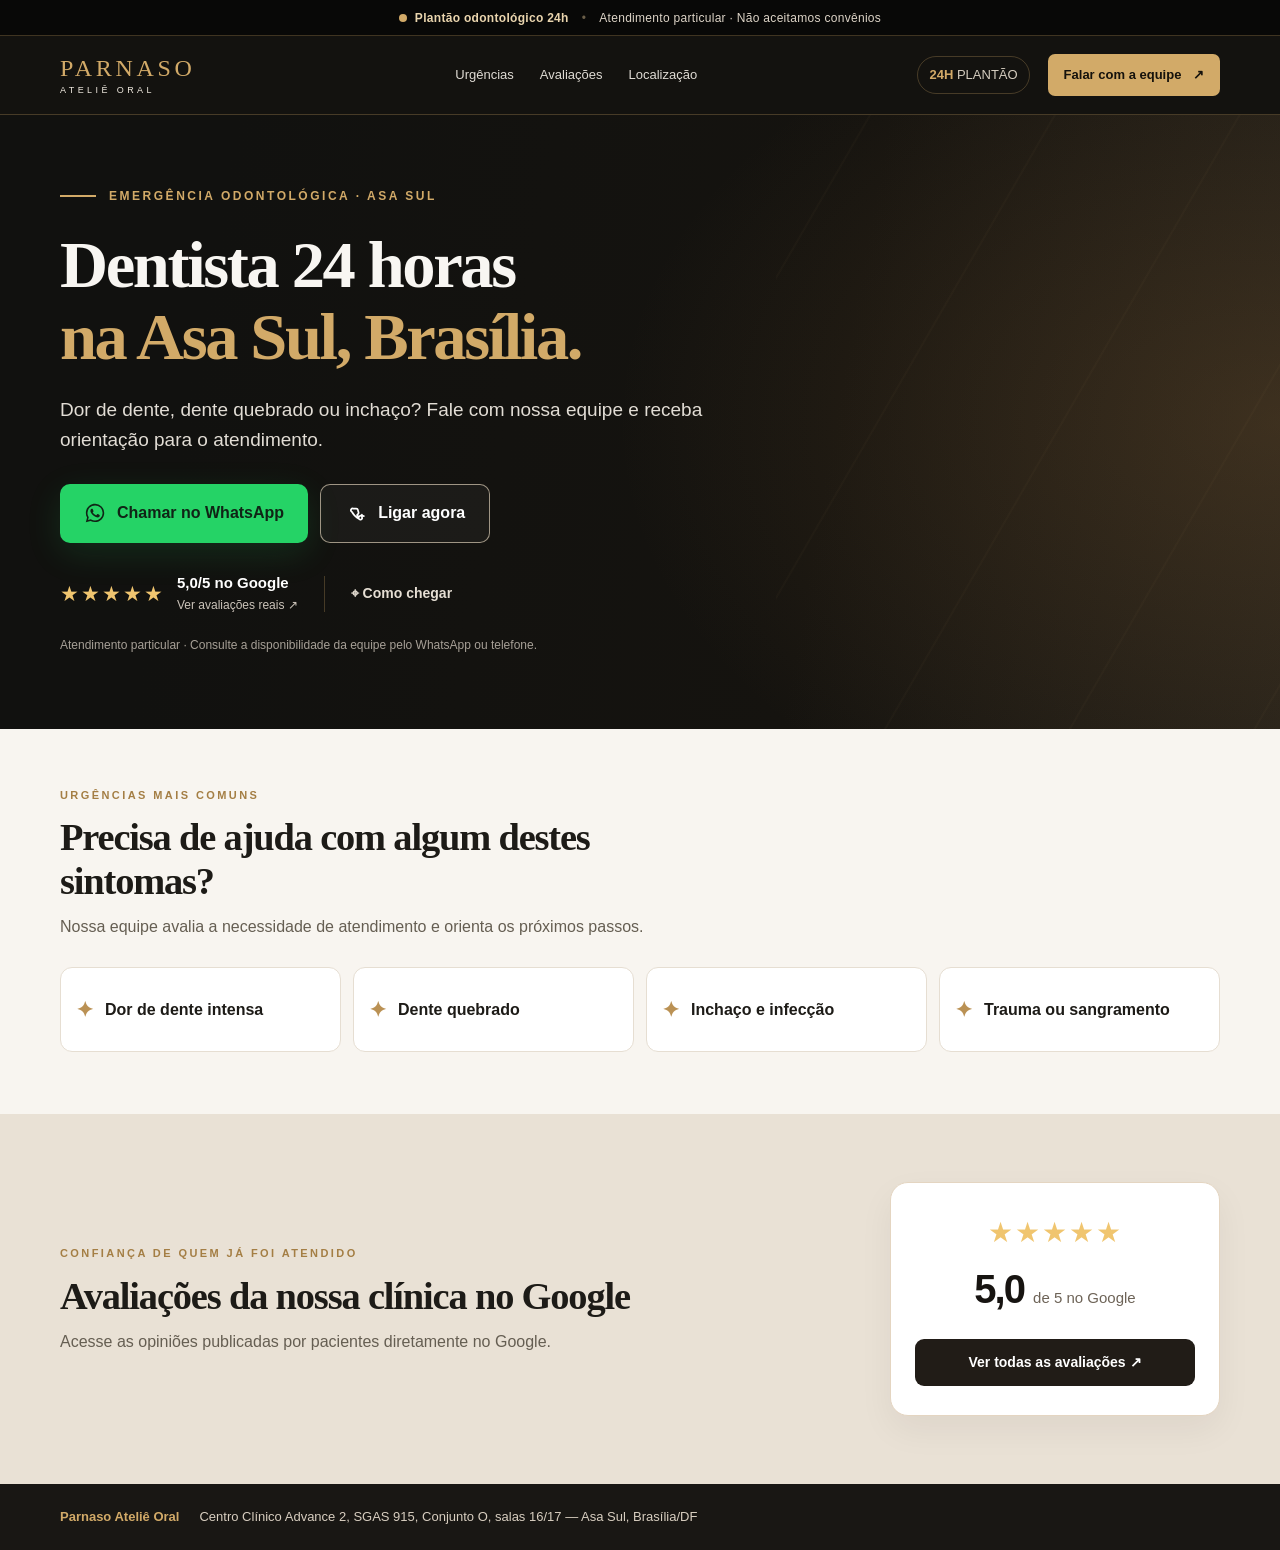
<file: parnaso_topo_proposta/visualizar_topo_parnaso.html>
<!doctype html>
<html lang="pt-BR">
<head>
  <meta charset="utf-8">
  <meta name="viewport" content="width=device-width, initial-scale=1">
  <meta name="theme-color" content="#11110f">
  <title>Proposta de topo — Parnaso Ateliê Oral</title>
  <meta name="description" content="Protótipo de estrutura do topo, botões de urgência e avaliações do Google para Parnaso Ateliê Oral.">
  <style>
/* Protótipo isolado: classes com prefixo .pa- para evitar conflito com CSS original. */
:root{--pa-bg:#11110f;--pa-ink:#f8f6f2;--pa-gold:#d2aa68;--pa-gold-dark:#a98043;--pa-muted:#beb9b0;--pa-green:#25d366;--pa-line:rgba(210,170,104,.27)}
*{box-sizing:border-box} html{scroll-behavior:smooth} body{margin:0;font:16px/1.5 -apple-system,BlinkMacSystemFont,"Segoe UI",Roboto,Arial,sans-serif;color:#1d1b17;background:#f8f5f0} a{color:inherit;text-decoration:none} button{font:inherit}.pa-container{width:min(100% - 36px,1160px);margin-inline:auto}
.pa-utility{background:#080807;color:#ddd4c7;border-bottom:1px solid var(--pa-line);font-size:12px;letter-spacing:.025em}.pa-utility-inner{display:flex;align-items:center;justify-content:center;gap:13px;min-height:35px}.pa-utility strong{color:#ead5ae;font-weight:700}.pa-dot{display:inline-block;width:8px;height:8px;margin-right:8px;background:var(--pa-gold);border-radius:50%}.pa-utility-sep{color:#6a5e48}
.pa-header{position:relative;z-index:15;background:#13120f;color:#fff;border-bottom:1px solid var(--pa-line)}.pa-header-inner{min-height:78px;display:flex;align-items:center;justify-content:space-between;gap:26px}.pa-wordmark{min-width:175px;display:flex;flex-direction:column;line-height:1.12;letter-spacing:.23em}.pa-wordmark-title{font-family:Georgia,serif;color:var(--pa-gold);font-size:24px}.pa-wordmark-sub{font-size:9px;letter-spacing:.38em;color:#efe9df;margin-top:4px}.pa-nav{display:flex;gap:26px;align-items:center;font-size:13px;color:#dfdbd4}.pa-nav a:hover,.pa-location-link:hover{color:var(--pa-gold)}.pa-header-right{display:flex;align-items:center;gap:18px}.pa-plantao{font-size:13px;font-weight:800;color:var(--pa-gold);border:1px solid var(--pa-line);border-radius:25px;padding:8px 11px;white-space:nowrap}.pa-plantao span{font-weight:500;color:#d5cdbf}.pa-header-cta{padding:11px 16px;color:#15120c;background:var(--pa-gold);font-weight:750;border-radius:7px;font-size:13px;white-space:nowrap}.pa-header-cta span{padding-left:8px}.pa-menu-button{display:none}
.pa-hero{position:relative;isolation:isolate;color:var(--pa-ink);background-color:var(--pa-bg);background-image:radial-gradient(ellipse 70% 100% at 100% 50%,rgba(148,105,54,.24),transparent 74%),linear-gradient(100deg,#11110f 17%,#15130f 64%,#242019 100%);overflow:hidden}.pa-hero:after{content:"";pointer-events:none;position:absolute;right:-110px;top:0;bottom:0;width:min(48vw,650px);opacity:.24;background:repeating-linear-gradient(120deg,transparent 0 80px,rgba(210,170,104,.12) 81px 82px,transparent 83px 160px);z-index:-1}.pa-hero-inner{display:flex;align-items:center;min-height:590px;padding-block:72px 75px}.pa-hero-content{max-width:840px}.pa-eyebrow{display:flex;align-items:center;gap:13px;color:var(--pa-gold);font-size:12px;font-weight:800;letter-spacing:.21em}.pa-line{width:36px;height:2px;background:var(--pa-gold)}.pa-hero h1{font-family:Georgia,"Times New Roman",serif;font-weight:600;letter-spacing:-.036em;line-height:1.08;font-size:clamp(44px,5.2vw,72px);margin:24px 0 22px;max-width:810px}.pa-hero h1 span{display:block;color:var(--pa-gold)}.pa-lead{font-size:clamp(16px,1.5vw,19px);color:#e2ddd5;line-height:1.6;max-width:650px;margin:0 0 28px}.pa-actions{display:flex;gap:12px;flex-wrap:wrap}.pa-btn{border-radius:10px;display:inline-flex;align-items:center;justify-content:center;gap:11px;min-height:59px;padding:14px 24px;font-size:16px;font-weight:800;transition:transform .2s ease,background .2s ease}.pa-btn svg{width:22px;height:22px;flex:none}.pa-btn:hover{transform:translateY(-2px)}.pa-btn-primary{background:var(--pa-green);color:#102416;box-shadow:0 10px 35px rgba(37,211,102,.14)}.pa-btn-primary:hover{background:#3fe27e}.pa-btn-secondary{border:1px solid rgba(230,216,191,.65);color:#fff;background:rgba(255,255,255,.04)}.pa-btn-secondary:hover{background:rgba(255,255,255,.1)}.pa-social-row{display:flex;align-items:center;gap:26px;margin-top:31px}.pa-rating{display:flex;align-items:center;gap:12px}.pa-rating:hover strong,.pa-rating:hover small{color:var(--pa-gold)}.pa-stars{font-size:21px;letter-spacing:2px;color:#f0c56f;white-space:nowrap}.pa-rating strong{display:block;font-size:15px;color:#fff;line-height:1.2}.pa-rating small{display:block;font-size:12px;color:#ccc4ba;margin-top:4px}.pa-social-divider{width:1px;height:36px;background:var(--pa-line)}.pa-location-link{color:#e6dfd4;font-weight:600;font-size:14px}.pa-disclaimer{color:#a7a097;font-size:12px;margin:22px 0 0}
.pa-urgent{background:#f8f5f0;padding:58px 0 62px}.pa-section-head{max-width:650px}.pa-section-kicker{display:block;font-size:11px;font-weight:800;color:#a47e44;letter-spacing:.22em}.pa-section-head h2,.pa-reviews-inner h2{font-family:Georgia,serif;font-size:clamp(30px,3vw,42px);font-weight:600;line-height:1.15;letter-spacing:-.03em;margin:12px 0}.pa-section-head p,.pa-reviews-inner p{color:#655e52;margin:0}.pa-urgent-grid{display:grid;grid-template-columns:repeat(4,minmax(0,1fr));gap:12px;margin-top:28px}.pa-urgent-grid div{border:1px solid #e6ded2;background:#fff;border-radius:12px;min-height:85px;padding:23px 15px;display:flex;align-items:center;gap:11px;font-weight:650}.pa-urgent-grid span{color:#ba9154;font-size:21px}
.pa-reviews-section{padding:68px 0;background:#e9e1d5}.pa-reviews-inner{display:grid;grid-template-columns:1fr 330px;gap:65px;align-items:center}.pa-reviews-box{background:#fff;border:1px solid #e4d5c1;box-shadow:0 14px 35px rgba(32,26,19,.055);border-radius:18px;text-align:center;padding:29px 24px}.pa-stars-large{font-size:28px}.pa-rating-big{font-size:40px;color:#171411;font-weight:850;letter-spacing:-.05em;margin:5px 0 20px}.pa-rating-big span{font-size:15px;letter-spacing:normal;font-weight:500;color:#6d6357}.pa-reviews-link{display:block;background:#211c17;color:#fff;padding:13px 12px;border-radius:9px;font-weight:750;font-size:14px}.pa-reviews-link:hover{background:#473522}.pa-address{background:#191714;color:#d8cec0;font-size:13px;padding:23px 0}.pa-address .pa-container{display:flex;gap:20px;align-items:center}.pa-address strong{color:var(--pa-gold)}.pa-mobile-sticky{display:none}
:focus-visible{outline:3px solid #e9bd77;outline-offset:3px}
@media(max-width:960px){.pa-nav{gap:15px}.pa-plantao{display:none}.pa-hero-inner{min-height:560px}.pa-reviews-inner{gap:35px}}
@media(max-width:720px){.pa-container{width:min(100% - 32px,1160px)}.pa-utility{font-size:10px}.pa-utility-inner{gap:6px;justify-content:center;text-align:center;min-height:32px}.pa-utility-sep{display:none}.pa-utility-inner>span:last-child{display:none}.pa-header-inner{min-height:69px}.pa-wordmark{min-width:0}.pa-wordmark-title{font-size:21px}.pa-wordmark-sub{font-size:8px}.pa-header-cta{display:none}.pa-header-right{margin-left:auto}.pa-plantao{display:block;font-size:11px;padding:6px 9px}.pa-plantao span{font-size:10px}.pa-menu-button{width:39px;height:40px;display:flex;flex-direction:column;gap:5px;justify-content:center;align-items:center;padding:0;border:1px solid #554630;border-radius:7px;color:#fff;background:transparent;cursor:pointer}.pa-menu-button span{display:block;width:18px;height:2px;background:#f0e7d8}.pa-nav{display:none;position:absolute;top:69px;left:0;right:0;background:#191714;padding:15px 20px 20px;border-top:1px solid var(--pa-line);box-shadow:0 12px 25px #0006;flex-direction:column;align-items:stretch;z-index:20}.pa-nav.pa-nav-open{display:flex}.pa-nav a{padding:10px 0}.pa-hero-inner{min-height:auto;padding-block:41px 43px}.pa-hero:after{opacity:.11}.pa-eyebrow{font-size:10px;letter-spacing:.12em;gap:8px}.pa-line{width:23px}.pa-hero h1{font-size:clamp(37px,8.9vw,52px);letter-spacing:-.045em;line-height:1.1;margin:18px 0}.pa-lead{font-size:15px;line-height:1.55;margin-bottom:24px}.pa-actions{display:flex;flex-direction:column;gap:10px}.pa-btn{width:100%;min-height:55px;font-size:15px}.pa-social-row{margin-top:24px;gap:16px;flex-wrap:wrap}.pa-rating{gap:9px}.pa-stars{font-size:19px;letter-spacing:1px}.pa-rating strong{font-size:14px}.pa-rating small{font-size:12px}.pa-location-link{font-size:13px}.pa-disclaimer{font-size:11px;margin-top:17px}.pa-urgent{padding:40px 0}.pa-section-head h2,.pa-reviews-inner h2{font-size:32px}.pa-urgent-grid{grid-template-columns:repeat(2,minmax(0,1fr))}.pa-urgent-grid div{font-size:13px;min-height:77px;padding:16px 12px}.pa-reviews-section{padding:48px 0}.pa-reviews-inner{grid-template-columns:1fr;gap:22px}.pa-reviews-box{max-width:100%}.pa-address{padding:26px 0 110px}.pa-address .pa-container{flex-direction:column;align-items:flex-start;gap:5px}.pa-mobile-sticky{position:fixed;bottom:0;left:0;right:0;z-index:50;display:grid;grid-template-columns:1.2fr 1fr;gap:10px;background:rgba(16,15,13,.97);padding:10px 12px calc(10px + env(safe-area-inset-bottom));border-top:1px solid rgba(210,170,104,.26);box-shadow:0 -9px 30px rgba(0,0,0,.3)}.pa-mobile-sticky a{display:flex;align-items:center;justify-content:center;border-radius:10px;font-size:15px;font-weight:800;min-height:49px}.pa-sticky-wa{background:var(--pa-green);color:#132717}.pa-sticky-call{color:#f5e9d9;border:1px solid #80694d}}
@media(max-width:370px){.pa-hero h1{font-size:34px}.pa-social-row{gap:12px}.pa-social-divider{display:none}.pa-location-link{display:block;width:100%;margin-left:0}.pa-plantao{display:none}.pa-urgent-grid{gap:8px}.pa-stars{font-size:17px}}
@media(prefers-reduced-motion:reduce){html{scroll-behavior:auto}.pa-btn{transition:none}}

</style>
</head>
<body>
  <!-- PROTÓTIPO VISUAL. Em produção, mantenha o logotipo, o menu e o GTM originais. -->
  <div class="pa-utility"><div class="pa-container pa-utility-inner">
    <span><span class="pa-dot" aria-hidden="true"></span><strong>Plantão odontológico 24h</strong></span>
    <span class="pa-utility-sep" aria-hidden="true">•</span>
    <span>Atendimento particular · Não aceitamos convênios</span>
  </div></div>

  <header class="pa-header"><div class="pa-container pa-header-inner">
    <a href="#inicio" class="pa-wordmark" aria-label="Parnaso Ateliê Oral, início"><span class="pa-wordmark-title">PARNASO</span><span class="pa-wordmark-sub">ATELIÊ ORAL</span></a>
    <nav class="pa-nav" id="pa-menu" aria-label="Menu principal"><a href="#urgencias">Urgências</a><a href="#avaliacoes">Avaliações</a><a href="#localizacao">Localização</a></nav>
    <div class="pa-header-right"><span class="pa-plantao">24H <span>PLANTÃO</span></span><a class="pa-header-cta" href="https://wa.me/5561991899393?text=Ol%C3%A1%21%20Preciso%20de%20atendimento%20odontol%C3%B3gico%20de%20urg%C3%AAncia." target="_blank" rel="noopener noreferrer">Falar com a equipe <span aria-hidden="true">↗</span></a></div>
    <button id="pa-menu-button" class="pa-menu-button" type="button" aria-label="Abrir menu" aria-expanded="false" aria-controls="pa-menu"><span></span><span></span><span></span></button>
  </div></header>

  <main>
    <!-- Este bloco é o substituto sugerido para a seção .hero.luxury-hero atual. -->
    <section id="inicio" class="pa-hero" aria-labelledby="pa-title"><div class="pa-container pa-hero-inner">
      <div class="pa-hero-content">
        <div class="pa-eyebrow"><span class="pa-line" aria-hidden="true"></span> EMERGÊNCIA ODONTOLÓGICA · ASA SUL</div>
        <h1 id="pa-title">Dentista 24 horas <span>na Asa Sul, Brasília.</span></h1>
        <p class="pa-lead">Dor de dente, dente quebrado ou inchaço? Fale com nossa equipe e receba orientação para o atendimento.</p>
        <div class="pa-actions">
          <a class="pa-btn pa-btn-primary" href="https://wa.me/5561991899393?text=Ol%C3%A1%21%20Preciso%20de%20atendimento%20odontol%C3%B3gico%20de%20urg%C3%AAncia." target="_blank" rel="noopener noreferrer" data-cta="hero-whatsapp" aria-label="Chamar equipe pelo WhatsApp para urgência odontológica">
            <svg viewBox="0 0 24 24" fill="currentColor" aria-hidden="true"><path d="M12.04 2C6.51 2 2.02 6.47 2.02 11.98c0 1.76.46 3.49 1.35 5.01L2 22l5.14-1.34a10.06 10.06 0 0 0 4.9 1.25h.01c5.52 0 10.02-4.48 10.02-9.99A9.98 9.98 0 0 0 12.04 2Zm0 18.23a8.34 8.34 0 0 1-4.24-1.16l-.3-.18-3.14.82.84-3.05-.19-.31a8.28 8.28 0 0 1-1.27-4.38 8.3 8.3 0 0 1 8.3-8.28 8.26 8.26 0 0 1 8.29 8.3 8.3 8.3 0 0 1-8.29 8.24Zm4.55-6.2c-.25-.13-1.48-.73-1.71-.82-.23-.08-.4-.12-.56.13-.17.25-.65.82-.79.98-.15.17-.3.19-.55.07-.25-.13-1.05-.39-1.98-1.23-.73-.65-1.23-1.45-1.37-1.7-.15-.25-.02-.39.11-.51.11-.11.25-.3.37-.44.13-.15.17-.25.25-.42.08-.16.04-.31-.02-.43-.06-.13-.56-1.35-.77-1.85-.2-.49-.41-.42-.56-.43h-.48c-.17 0-.44.06-.67.31-.23.25-.88.86-.88 2.08 0 1.23.9 2.42 1.03 2.59.12.16 1.79 2.73 4.32 3.83.6.26 1.07.41 1.44.53.61.19 1.17.16 1.6.1.49-.08 1.48-.61 1.69-1.2.21-.59.21-1.09.15-1.2-.06-.1-.23-.17-.48-.3Z"/></svg>
            <span>Chamar no WhatsApp</span>
          </a>
          <a class="pa-btn pa-btn-secondary" href="tel:+5561991899393" data-cta="hero-call">
            <svg viewBox="0 0 24 24" fill="none" stroke="currentColor" stroke-width="2" stroke-linecap="round" stroke-linejoin="round" aria-hidden="true"><path d="M22 16.92v3a2 2 0 0 1-3.28 2.25 19.79 19.79 0 0 1-8.63-8.63A2 2 0 0 1 12.34 10h3a2 2 0 0 1 2 1.72c.12.81.33 1.6.63 2.35a2 2 0 0 1-.45 2.11l-1.27 1.27a16 16 0 0 0 2.3 2.3l1.26-1.28a2 2 0 0 1 2.11-.45c.76.3 1.55.51 2.36.63" transform="translate(-2 -2) scale(.93)"/></svg>
            <span>Ligar agora</span>
          </a>
        </div>
        <div class="pa-social-row">
          <a class="pa-rating" href="https://share.google/HWwqK2HnZtegXTeoN" target="_blank" rel="noopener noreferrer" data-cta="hero-reviews" aria-label="5 de 5 estrelas no Google. Ver avaliações da clínica">
            <span class="pa-stars" aria-hidden="true">★★★★★</span>
            <span><strong>5,0/5 no Google</strong><small>Ver avaliações reais <span aria-hidden="true">↗</span></small></span>
          </a>
          <span class="pa-social-divider" aria-hidden="true"></span>
          <a class="pa-location-link" href="https://www.google.com/maps/search/?api=1&amp;query=SGAS%20915%20Centro%20Cl%C3%ADnico%20Advance%202%20Bras%C3%ADlia" target="_blank" rel="noopener noreferrer" data-cta="hero-directions">⌖ Como chegar</a>
        </div>
        <p class="pa-disclaimer">Atendimento particular · Consulte a disponibilidade da equipe pelo WhatsApp ou telefone.</p>
      </div>
    </div></section>

    <section class="pa-urgent" id="urgencias" aria-labelledby="pa-urgent-title"><div class="pa-container">
      <div class="pa-section-head"><span class="pa-section-kicker">URGÊNCIAS MAIS COMUNS</span><h2 id="pa-urgent-title">Precisa de ajuda com algum destes sintomas?</h2><p>Nossa equipe avalia a necessidade de atendimento e orienta os próximos passos.</p></div>
      <div class="pa-urgent-grid"><div><span aria-hidden="true">✦</span> Dor de dente intensa</div><div><span aria-hidden="true">✦</span> Dente quebrado</div><div><span aria-hidden="true">✦</span> Inchaço e infecção</div><div><span aria-hidden="true">✦</span> Trauma ou sangramento</div></div>
    </div></section>

    <section class="pa-reviews-section" id="avaliacoes" aria-labelledby="pa-reviews-title"><div class="pa-container pa-reviews-inner">
      <div><span class="pa-section-kicker">CONFIANÇA DE QUEM JÁ FOI ATENDIDO</span><h2 id="pa-reviews-title">Avaliações da nossa clínica no Google</h2><p>Acesse as opiniões publicadas por pacientes diretamente no Google.</p></div>
      <div class="pa-reviews-box"><span class="pa-stars pa-stars-large" aria-hidden="true">★★★★★</span><div class="pa-rating-big">5,0 <span>de 5 no Google</span></div><a class="pa-reviews-link" href="https://share.google/HWwqK2HnZtegXTeoN" target="_blank" rel="noopener noreferrer" data-cta="reviews-section">Ver todas as avaliações <span aria-hidden="true">↗</span></a></div>
    </div></section>

    <section class="pa-address" id="localizacao"><div class="pa-container"><strong>Parnaso Ateliê Oral</strong><span>Centro Clínico Advance 2, SGAS 915, Conjunto O, salas 16/17 — Asa Sul, Brasília/DF</span></div></section>
  </main>

  <nav class="pa-mobile-sticky" aria-label="Ações rápidas de urgência">
    <a class="pa-sticky-wa" href="https://wa.me/5561991899393?text=Ol%C3%A1%21%20Preciso%20de%20atendimento%20odontol%C3%B3gico%20de%20urg%C3%AAncia." target="_blank" rel="noopener noreferrer" data-cta="sticky-whatsapp">WhatsApp</a>
    <a class="pa-sticky-call" href="tel:+5561991899393" data-cta="sticky-call">Ligar agora</a>
  </nav>
  <script>
    const paMenuBtn = document.querySelector('#pa-menu-button');
    const paMenu = document.querySelector('#pa-menu');
    paMenuBtn?.addEventListener('click', () => {
      const open = paMenu.classList.toggle('pa-nav-open');
      paMenuBtn.setAttribute('aria-expanded', String(open));
      paMenuBtn.setAttribute('aria-label', open ? 'Fechar menu' : 'Abrir menu');
    });
    paMenu?.querySelectorAll('a').forEach(a => a.addEventListener('click', () => {
      paMenu.classList.remove('pa-nav-open');
      paMenuBtn?.setAttribute('aria-expanded', 'false');
      paMenuBtn?.setAttribute('aria-label', 'Abrir menu');
    }));
  </script>
</body>
</html>
</file>
<file: css/style.css>
:root {
  --primary: #137c72;

  --primary-dark: #075c56;

  --primary-light: #e9f5f2;

  --accent: #f2b84b;

  --dark: #123c3b;

  --text: #536b6a;

  --muted: #78908e;

  --background: #f8fbfa;

  --white: #ffffff;

  --border: #dceae7;

  --shadow: 0 18px 55px rgba(18, 60, 59, 0.1);

  --radius: 18px;

  --container: 1180px;
}

* {
  box-sizing: border-box;

  margin: 0;

  padding: 0;
}

html {
  scroll-behavior: smooth;
}

body {
  background: var(--background);

  color: var(--text);

  font-family: "DM Sans", sans-serif;

  line-height: 1.6;
}

a {
  color: inherit;

  text-decoration: none;
}

img {
  display: block;

  max-width: 100%;
}

button,
a {
  -webkit-tap-highlight-color: transparent;
}

.container {
  width: min(100% - 40px, var(--container));
  margin-inline: auto;
}

/* Tipografia */

h1,
h2,
h3 {
  color: var(--dark);

  font-family: "Manrope", sans-serif;

  line-height: 1.15;
}

h1 {
  max-width: 650px;

  font-size: clamp(3rem, 6vw, 5.3rem);

  letter-spacing: -0.065em;
}

h1 span {
  color: var(--primary);
}

h2 {
  font-size: clamp(2.1rem, 4vw, 3.5rem);

  letter-spacing: -0.045em;
}

h3 {
  font-size: 1.18rem;
}

.eyebrow {
  display: inline-block;

  margin-bottom: 18px;

  color: var(--primary);

  font-size: 0.76rem;

  font-weight: 800;

  letter-spacing: 0.16em;
}

.eyebrow-light {
  color: #c6ebe4;
}

.section {
  padding: 110px 0;
}

/* Botões */

.button {
  align-items: center;

  border: 1px solid transparent;

  border-radius: 8px;

  display: inline-flex;

  font-size: 0.93rem;

  font-weight: 700;

  gap: 14px;

  justify-content: center;

  padding: 15px 23px;

  transition: 0.25s ease;
}

.button span {
  font-size: 1.2rem;

  line-height: 1;

  transition: transform 0.25s ease;
}

.button:hover span {
  transform: translateX(4px);
}

.button-primary {
  background: var(--primary);

  box-shadow: 0 10px 20px rgba(19, 124, 114, 0.2);

  color: var(--white);
}

.button-primary:hover {
  background: var(--primary-dark);

  transform: translateY(-2px);
}

.button-outline {
  border-color: var(--primary);

  color: var(--primary);
}

.button-outline:hover {
  background: var(--primary);

  color: var(--white);
}

.button-outline-dark {
  border-color: var(--dark);

  color: var(--dark);
}

.button-outline-dark:hover {
  background: var(--dark);

  color: var(--white);
}

.button-text {
  color: var(--dark);

  padding-inline: 4px;
}

.phone-icon {
  align-items: center;

  border: 1px solid var(--border);

  border-radius: 50%;

  display: inline-flex;

  height: 35px;

  justify-content: center;

  width: 35px;
}

.button-white {
  background: var(--white);

  color: var(--primary-dark);
}

.button-white:hover {
  background: #e9f5f2;

  transform: translateY(-2px);
}

.button-transparent {
  border-color: rgba(255, 255, 255, 0.5);

  color: var(--white);
}

.button-transparent:hover {
  background: rgba(255, 255, 255, 0.12);
}

/* Barra superior */

.topbar {
  background: var(--dark);

  color: rgba(255, 255, 255, 0.8);

  font-size: 0.78rem;
}

.topbar-content {
  align-items: center;

  display: flex;

  justify-content: space-between;

  min-height: 36px;
}

.topbar a {
  color: var(--white);

  font-weight: 700;
}

/* Cabeçalho */

.logo {
  align-items: center;

  color: var(--dark);

  display: inline-flex;

  flex-shrink: 0;

  gap: 10px;
}

.logo-icon {
  align-items: center;

  background: var(--primary);

  border-radius: 50% 50% 50% 8px;

  color: var(--white);

  display: inline-flex;

  font-size: 1.25rem;

  height: 38px;

  justify-content: center;

  transform: rotate(-20deg);

  width: 38px;
}

.logo strong,
.logo small {
  display: block;
}

.logo strong {
  font-family: "Manrope", sans-serif;

  font-size: 1.2rem;

  letter-spacing: -0.04em;
}

.logo small {
  color: var(--primary);

  font-size: 0.52rem;

  font-weight: 800;

  letter-spacing: 0.14em;
}

.button-small {
  font-size: 0.82rem;

  padding: 11px 15px;
}

/* Hero */

.hero {
  overflow: hidden;

  padding: 95px 0 105px;
}

.hero-grid {
  display: grid;
  grid-template-columns: minmax(0, 1fr) minmax(0, 0.95fr);
  align-items: center;
  gap: clamp(32px, 6vw, 72px);
}

.hero-grid > *,
.features-grid > *,
.clinic-grid > *,
.faq-grid > * {
  min-width: 0;
}

.hero-description {
  font-size: 1.08rem;

  margin: 27px 0 30px;

  max-width: 525px;
}

.hero-actions {
  align-items: center;

  display: flex;

  flex-wrap: wrap;

  gap: 24px;
}

.hero-trust {
  align-items: center;

  display: flex;

  gap: 12px;

  margin-top: 43px;
}

.hero-trust strong,
.hero-trust small {
  display: block;
}

.hero-trust strong {
  color: var(--dark);

  font-size: 0.8rem;
}

.hero-trust small {
  color: var(--muted);

  font-size: 0.75rem;
}

.avatar-group {
  display: flex;
}

.avatar-group span {
  align-items: center;

  background: var(--primary-light);

  border: 2px solid var(--background);

  border-radius: 50%;

  color: var(--primary);

  display: flex;

  font-size: 0.68rem;

  font-weight: 800;

  height: 34px;

  justify-content: center;

  margin-left: -8px;

  width: 34px;
}

.avatar-group span:first-child {
  margin-left: 0;
}

.avatar-group span:nth-child(2) {
  background: #f9dca0;

  color: #8a641b;
}

.avatar-group span:nth-child(3) {
  background: #b8ddd7;
}

.avatar-group span:last-child {
  background: var(--dark);

  color: var(--white);
}

.hero-visual {
  position: relative;
}

.hero-image-card {
  background: var(--primary-light);

  border-radius: 35px 35px 35px 110px;

  min-height: 540px;

  overflow: visible;

  padding: 15px;

  position: relative;
}

.image-placeholder {
  align-items: center;

  background:
    linear-gradient(135deg, rgba(19, 124, 114, 0.1), rgba(255, 255, 255, 0.8)),
    repeating-linear-gradient(
      45deg,
      rgba(19, 124, 114, 0.08),
      rgba(19, 124, 114, 0.08) 10px,

      transparent 10px,

      transparent 20px
    );

  border-radius: 24px 24px 24px 90px;

  color: var(--primary);

  display: flex;

  flex-direction: column;

  height: 100%;

  justify-content: center;

  min-height: 510px;

  padding: 30px;

  text-align: center;
}

.image-placeholder span {
  font-family: "Manrope", sans-serif;

  font-size: 1.2rem;

  font-weight: 700;
}

.image-placeholder small {
  display: block;

  font-size: 0.75rem;

  margin-top: 8px;

  opacity: 0.8;
}

.floating-card {
  align-items: center;

  background: var(--white);

  border-radius: 13px;

  box-shadow: var(--shadow);

  display: flex;

  gap: 11px;

  max-width: 250px;

  padding: 13px 16px;

  position: absolute;

  z-index: 2;
}

.floating-card-top {
  left: -47px;

  top: 86px;
}

.floating-card-bottom {
  bottom: 60px;

  right: -35px;
}

.floating-card strong,
.floating-card small {
  display: block;
}

.floating-card strong {
  color: var(--dark);

  font-size: 0.76rem;
}

.floating-card small {
  color: var(--muted);

  font-size: 0.66rem;

  line-height: 1.35;

  margin-top: 3px;
}

.floating-icon {
  align-items: center;

  background: var(--primary-light);

  border-radius: 50%;

  color: var(--primary);

  display: flex;

  flex-shrink: 0;

  font-size: 1rem;

  font-weight: 800;

  height: 34px;

  justify-content: center;

  width: 34px;
}

.floating-icon.emergency {
  background: #fff1d7;

  color: #c98512;

  font-size: 1.4rem;
}

/* Faixa de confiança */

.trust-strip {
  background: var(--primary);

  color: var(--white);
}

.trust-grid {
  display: grid;

  grid-template-columns: repeat(4, 1fr);
}

.trust-item {
  align-items: center;

  border-right: 1px solid rgba(255, 255, 255, 0.18);

  display: flex;

  gap: 14px;

  justify-content: center;

  min-height: 95px;

  padding: 15px;
}

.trust-item:first-child {
  justify-content: flex-start;
}

.trust-item:last-child {
  border-right: 0;
}

.trust-number {
  color: #c4ede7;

  font-family: "Manrope", sans-serif;

  font-size: 1.45rem;

  font-weight: 800;
}

.trust-item > span:last-child {
  font-size: 0.78rem;

  line-height: 1.25;
}

/* Seção de dor */

.pain-section {
  background: var(--white);
}

.two-column {
  display: grid;

  gap: 80px;

  grid-template-columns: 0.8fr 1.2fr;
}

.section-lead {
  font-size: 1.08rem;

  margin-bottom: 25px;

  max-width: 600px;
}

.check-list {
  display: grid;

  gap: 13px;

  grid-template-columns: repeat(2, 1fr);

  list-style: none;
}

.check-list li {
  color: var(--dark);

  font-size: 0.92rem;

  font-weight: 600;
}

/* Serviços */

.section-heading {
  margin-bottom: 52px;
}

.section-heading.centered {
  margin-inline: auto;

  max-width: 670px;

  text-align: center;
}

.section-heading p {
  margin: 19px auto 0;

  max-width: 570px;
}

.cards-grid {
  display: grid;

  gap: 18px;

  grid-template-columns: repeat(4, 1fr);
}

.service-card {
  background: var(--white);

  border: 1px solid var(--border);

  border-radius: var(--radius);

  padding: 28px 24px;

  transition: 0.25s ease;
}

.service-card:hover {
  border-color: var(--primary);

  box-shadow: var(--shadow);

  transform: translateY(-5px);
}

.card-icon {
  align-items: center;

  background: var(--primary-light);

  border-radius: 10px;

  color: var(--primary);

  display: flex;

  font-size: 1.45rem;

  height: 48px;

  justify-content: center;

  margin-bottom: 23px;

  width: 48px;
}

.service-card p {
  font-size: 0.85rem;

  margin: 15px 0 24px;
}

.service-card a {
  color: var(--primary);

  font-size: 0.85rem;

  font-weight: 700;
}

.service-card a span {
  font-size: 1.1rem;

  margin-left: 5px;
}

/* Diferenciais */

.features-section {
  background: var(--primary-light);
}

.features-grid {
  align-items: center;

  display: grid;

  gap: 90px;

  grid-template-columns: 0.9fr 1.1fr;
}

.features-image {
  position: relative;
}

.image-placeholder-large {
  display: block;
  width: 100%;
  height: auto;
  min-height: 0;
  max-width: 100%;
  border-radius: 25px;
}

.whatsapp-symbol {
  display: inline-flex;
  align-items: center;
  justify-content: center;
  flex-shrink: 0;
  width: 32px;
  height: 32px;
}

.whatsapp-symbol svg {
  display: block;
  width: 30px;
  height: 30px;
  color: #000;
}

.experience-badge {
  align-items: center;

  background: var(--accent);

  border-radius: 50%;

  bottom: -20px;

  color: var(--dark);

  display: flex;

  flex-direction: column;

  height: 142px;

  justify-content: center;

  position: absolute;

  right: -23px;

  text-align: center;

  width: 142px;
}

.experience-badge strong {
  font-family: "Manrope", sans-serif;

  font-size: 2.5rem;

  line-height: 1;
}

.experience-badge span {
  font-size: 0.75rem;

  font-weight: 700;

  line-height: 1.25;

  margin-top: 6px;
}

.features-content > p {
  margin: 23px 0 30px;

  max-width: 530px;
}

.feature-list {
  display: grid;

  gap: 19px;

  margin-bottom: 32px;
}

.feature-item {
  align-items: flex-start;

  display: flex;

  gap: 14px;
}

.feature-check {
  align-items: center;

  background: var(--white);

  border-radius: 50%;

  color: var(--primary);

  display: flex;

  flex-shrink: 0;

  font-weight: 800;

  height: 27px;

  justify-content: center;

  width: 27px;
}

.feature-item h3 {
  font-size: 0.98rem;
}

.feature-item p {
  font-size: 0.8rem;

  margin-top: 3px;
}

/* Processo */

.process-section {
  background: var(--white);
}

.process-grid {
  align-items: center;

  display: grid;

  grid-template-columns:
    1fr 70px
    1fr 70px
    1fr;
}

.process-item {
  text-align: center;
}

.process-number {
  align-items: center;

  background: var(--primary-light);

  border-radius: 50%;

  color: var(--primary);

  display: flex;

  font-family: "Manrope", sans-serif;

  font-size: 1.15rem;

  font-weight: 800;

  height: 72px;

  justify-content: center;

  margin: 0 auto 20px;

  width: 72px;
}

.process-item h3 {
  font-size: 1.05rem;
}

.process-item p {
  font-size: 0.85rem;

  margin: 9px auto 0;

  max-width: 220px;
}

.process-line {
  border-top: 1px dashed #a5c9c4;

  margin-top: -54px;
}

/* Depoimentos */

.testimonials-section {
  background: #f1f8f6;
}

.testimonials-grid {
  display: grid;

  gap: 18px;

  grid-template-columns: repeat(3, 1fr);
}

.testimonial-card {
  background: var(--white);

  border-radius: var(--radius);

  padding: 30px;
}

.stars {
  color: var(--accent);

  font-size: 1.05rem;

  letter-spacing: 0.12em;

  margin-bottom: 20px;
}

.testimonial-card > p {
  color: var(--dark);

  font-size: 0.92rem;

  min-height: 92px;
}

.testimonial-author {
  align-items: center;

  border-top: 1px solid var(--border);

  display: flex;

  gap: 11px;

  margin-top: 24px;

  padding-top: 19px;
}

.author-avatar {
  align-items: center;

  background: var(--primary-light);

  border-radius: 50%;

  color: var(--primary);

  display: flex;

  font-weight: 800;

  height: 38px;

  justify-content: center;

  width: 38px;
}

.testimonial-author strong,
.testimonial-author small {
  display: block;
}

.testimonial-author strong {
  color: var(--dark);

  font-size: 0.83rem;
}

.testimonial-author small {
  color: var(--muted);

  font-size: 0.7rem;
}

/* Clínica */

.clinic-section {
  background: var(--white);
}

.clinic-grid {
  align-items: center;

  display: grid;

  gap: 80px;

  grid-template-columns: 0.9fr 1.1fr;
}

.clinic-content > p {
  margin: 22px 0 29px;

  max-width: 510px;
}

.clinic-info {
  display: grid;

  gap: 17px;

  margin-bottom: 30px;
}

.clinic-info > div {
  align-items: flex-start;

  display: flex;

  gap: 13px;
}

.info-icon {
  align-items: center;

  background: var(--primary-light);

  border-radius: 8px;

  color: var(--primary);

  display: flex;

  flex-shrink: 0;

  font-size: 1.2rem;

  height: 38px;

  justify-content: center;

  width: 38px;
}

.clinic-info strong {
  color: var(--dark);

  display: block;

  font-size: 0.85rem;
}

.clinic-info p {
  font-size: 0.78rem;

  line-height: 1.4;

  margin-top: 2px;
}

.map-placeholder {
  align-items: center;

  background:
    linear-gradient(rgba(19, 124, 114, 0.08), rgba(19, 124, 114, 0.08)),
    repeating-linear-gradient(
      0deg,
      transparent,
      transparent 38px,

      rgba(19, 124, 114, 0.13) 39px,

      transparent 40px
    ),
    repeating-linear-gradient(
      90deg,
      transparent,
      transparent 38px,

      rgba(19, 124, 114, 0.13) 39px,

      transparent 40px
    );

  border-radius: 24px;

  color: var(--primary);

  display: flex;

  flex-direction: column;

  height: 400px;

  justify-content: center;

  text-align: center;
}

.map-placeholder span {
  font-family: "Manrope", sans-serif;

  font-size: 1.3rem;

  font-weight: 700;
}

.map-placeholder small {
  font-size: 0.75rem;

  margin-top: 6px;
}

/* FAQ */

.faq-section {
  background: var(--background);
}

.faq-grid {
  display: grid;

  gap: 90px;

  grid-template-columns: 0.8fr 1.2fr;
}

.faq-grid > div:first-child > p {
  margin: 20px 0 28px;

  max-width: 420px;
}

.faq-list {
  border-top: 1px solid var(--border);
}

details {
  border-bottom: 1px solid var(--border);

  padding: 21px 0;
}

summary {
  align-items: center;

  color: var(--dark);

  cursor: pointer;

  display: flex;

  font-family: "Manrope", sans-serif;

  font-size: 1rem;

  font-weight: 700;

  justify-content: space-between;

  list-style: none;
}

summary::-webkit-details-marker {
  display: none;
}

summary span {
  color: var(--primary);

  font-size: 1.4rem;

  font-weight: 400;

  transition: transform 0.2s ease;
}

details[open] summary span {
  transform: rotate(45deg);
}

details p {
  font-size: 0.88rem;

  margin-top: 13px;

  max-width: 620px;
}

/* CTA */

.cta-section {
  background:
    linear-gradient(110deg, rgba(7, 92, 86, 0.97), rgba(19, 124, 114, 0.91)),
    repeating-linear-gradient(
      45deg,
      transparent,
      transparent 15px,

      rgba(255, 255, 255, 0.04) 16px,

      transparent 17px
    );

  color: var(--white);

  padding: 90px 0;

  text-align: center;
}

.cta-content {
  max-width: 730px;
}

.cta-section h2 {
  color: var(--white);

  margin-inline: auto;

  max-width: 650px;
}

.cta-section p {
  color: rgba(255, 255, 255, 0.78);

  margin: 20px auto 30px;
}

.cta-actions {
  align-items: center;

  display: flex;

  gap: 14px;

  justify-content: center;
}

/* Rodapé */

.footer {
  background: var(--dark);

  color: rgba(255, 255, 255, 0.65);

  padding: 70px 0 25px;
}

.footer-grid {
  display: grid;

  gap: 45px;

  grid-template-columns:
    1.5fr 1fr
    1.2fr 0.7fr;
}

.footer-logo {
  color: var(--white);

  margin-bottom: 20px;
}

.footer-logo .logo-icon {
  background: var(--primary);
}

.footer-grid > div:first-child p {
  font-size: 0.8rem;

  max-width: 270px;
}

.footer h3 {
  color: var(--white);

  font-size: 0.85rem;

  margin-bottom: 17px;
}

.footer-grid > div:not(:first-child) {
  display: flex;

  flex-direction: column;

  gap: 8px;
}

.footer-grid > div:not(:first-child) a,
.footer-grid > div:not(:first-child) span {
  font-size: 0.78rem;

  transition: color 0.2s ease;
}

.footer-grid > div:not(:first-child) a:hover {
  color: var(--white);
}

.social-links {
  display: flex !important;

  flex-direction: row !important;

  gap: 8px !important;
}

.social-links a {
  align-items: center;

  border: 1px solid rgba(255, 255, 255, 0.3);

  border-radius: 50%;

  color: var(--white);

  display: flex;

  font-size: 0.8rem !important;

  height: 32px;

  justify-content: center;

  width: 32px;
}

.footer-bottom {
  border-top: 1px solid rgba(255, 255, 255, 0.13);

  display: flex;

  font-size: 0.7rem;

  justify-content: space-between;

  margin-top: 55px;

  padding-top: 22px;
}

/* WhatsApp flutuante */

.whatsapp-float {
  align-items: center;

  background: #25d366;

  border: 4px solid var(--white);

  border-radius: 50%;

  bottom: 22px;

  box-shadow: 0 6px 20px rgba(0, 0, 0, 0.18);

  color: var(--white);

  display: flex;

  font-size: 1.65rem;

  height: 58px;

  justify-content: center;

  position: fixed;

  right: 22px;

  transition: transform 0.2s ease;

  width: 58px;

  z-index: 30;
}

.logo {
  display: inline-flex;

  align-items: center;

  width: 190px;

  text-decoration: none;
}

.logo-image {
  display: block;

  width: 100%;

  height: auto;

  max-height: 70px;

  object-fit: contain;
}

.whatsapp-float:hover {
  transform: scale(1.08);
}

/* =========================================================
   HERO — versão corrigida
   ========================================================= */

.hero {
  padding: 72px 0 82px;
  background: #f7f7f5;
  overflow: hidden;
}

.hero-grid {
  display: grid;
  grid-template-columns: minmax(0, 1fr) minmax(420px, 0.95fr);
  align-items: center;
  gap: 72px;
}

.hero-content {
  max-width: 620px;
}

.hero .eyebrow {
  display: inline-block;
  margin-bottom: 18px;
  color: #f7f9f7;
  font-size: 0.78rem;
  font-weight: 800;
  letter-spacing: 0.12em;
}

.hero h1 {
  max-width: 590px;
  margin: 0;
  color: #008518;
  font-family: "Manrope", sans-serif;
  font-size: clamp(2.7rem, 5vw, 4.35rem);
  font-weight: 800;
  line-height: 0.98;
  letter-spacing: -0.055em;
  text-transform: uppercase;
}

.hero h1 span {
  display: block;
}

.hero-subtitle {
  max-width: 560px;
  margin: 24px 0 0;
  color: #17251e;
  font-size: 1.22rem;
  line-height: 1.45;
}

.hero-divider {
  width: 100%;
  max-width: 450px;
  height: 1px;
  margin: 27px 0 24px;
  background: #a8c9ad;
}

.hero-description {
  max-width: 570px;
  margin: 0;
  color: #3f4c45;
  font-size: 1.08rem;
  line-height: 1.75;
}

.hero-actions-stacked {
  display: flex;
  flex-direction: column;
  align-items: stretch;
  gap: 12px;
  max-width: 512px;
  margin-top: 32px;
}

.hero-actions-stacked .button {
  min-height: 64px;
  border-radius: 12px;
  text-decoration: none;
}

.button-call {
  display: flex;
  align-items: center;
  justify-content: center;
  gap: 15px;
  padding: 12px 24px;
  background: #008518;
  color: #ffffff;
  box-shadow: 0 8px 18px rgba(0, 133, 24, 0.16);
}

.button-call:hover {
  background: #006b13;
  color: #ffffff;
  transform: translateY(-2px);
}

.button-call .button-icon {
  font-size: 1.7rem;
  line-height: 1;
}

.button-call span:last-child {
  display: flex;
  flex-direction: column;
  align-items: flex-start;
  gap: 2px;
}

.button-call strong {
  font-size: 1rem;
  letter-spacing: 0.04em;
}

.button-call small {
  font-size: 1rem;
  font-weight: 700;
}

/* CORREÇÃO: a regra termina aqui.
   No CSS anterior, as regras do @media estavam indevidamente
   dentro de .button-whatsapp. */
.button-whatsapp {
  display: flex;
  align-items: center;
  justify-content: center;
  gap: 12px;
  padding: 16px 24px;
}

/* =========================================================
   FOTO DA EQUIPE
   ========================================================= */

.hero-visual {
  position: relative;
  z-index: 1;
}

.hero-image-card {
  position: relative;
  width: min(100%, 540px);
  height: 520px;
  min-height: 0;
  padding: 15px;
  overflow: visible;
  border-radius: 36px;
  background: #e4f3f0;
}

.hero-image-card::before {
  content: "";
  position: absolute;
  inset: 0;
  z-index: 0;
  border-radius: 36px;
  background: repeating-linear-gradient(
    45deg,
    rgba(20, 145, 137, 0.08) 0,
    rgba(20, 145, 137, 0.08) 10px,
    rgba(255, 255, 255, 0.14) 10px,
    rgba(255, 255, 255, 0.14) 20px
  );
}

.team-photo {
  position: absolute;
  inset: 15px;
  z-index: 1;
  width: calc(100% - 30px);
  height: calc(100% - 30px);
  display: block;
  object-fit: cover;
  object-position: center center;
  border-radius: 27px;
  background: #dcefeb;
}

.floating-card {
  position: absolute;
  z-index: 5;
  display: flex;
  align-items: center;
  gap: 12px;
  min-height: 78px;
  width: max-content;
  max-width: 260px;
  padding: 15px 20px;
  border-radius: 16px;
  background: #ffffff;
  box-shadow: 0 18px 40px rgba(21, 79, 75, 0.16);
}

.floating-card-top {
  top: 76px;
  left: -48px;
}

.floating-card-bottom {
  right: -38px;
  bottom: 42px;
}

.floating-card > div {
  display: flex;
  flex-direction: column;
  gap: 5px;
}

.floating-card strong {
  color: #123f3c;
  font-size: 0.82rem;
  font-weight: 800;
  line-height: 1.2;
}

.floating-card small {
  max-width: 175px;
  color: #718783;
  font-size: 0.7rem;
  line-height: 1.4;
}

.floating-icon {
  display: grid;
  width: 38px;
  height: 38px;
  flex: 0 0 38px;
  place-items: center;
  border-radius: 50%;
  color: #07857f;
  font-size: 1.25rem;
  font-weight: 700;
  background: #e5f5f2;
}

.floating-icon.emergency {
  color: #d88b18;
  background: #fff0d8;
}

/* =========================================================
   RESPONSIVIDADE
   ========================================================= */

@media (max-width: 1050px) {
  .hero-grid,
  .features-grid,
  .clinic-grid,
  .faq-grid {
    gap: 50px;
  }

  .cards-grid {
    grid-template-columns: repeat(2, 1fr);
  }

  .floating-card-top {
    left: -20px;
  }

  .floating-card-bottom {
    right: -15px;
  }

  .hero-visual {
    width: min(100%, 620px);
    margin: 0 auto;
  }
}

@media (max-width: 800px) {
  .section {
    padding: 75px 0;
  }

  .topbar-content {
    justify-content: center;
    text-align: center;
  }

  .hero {
    padding: 60px 0 70px;
  }

  /* ESSENCIAL: no celular o Hero vira uma única coluna. */
  .hero-grid,
  .two-column,
  .features-grid,
  .clinic-grid,
  .faq-grid {
    grid-template-columns: 1fr;
  }

  .hero-content {
    max-width: 100%;
    text-align: center;
  }

  .hero h1,
  .hero-subtitle,
  .hero-description {
    margin-inline: auto;
  }

  .hero h1 {
    max-width: 100%;
  }

  .hero-divider {
    margin-inline: auto;
  }

  .hero-actions,
  .hero-trust {
    justify-content: center;
  }

  .hero-actions-stacked {
    width: min(100%, 512px);
    margin-inline: auto;
  }

  .hero-visual {
    min-height: 400px;
    width: 100%;
    margin: 0 auto;
  }

  .hero-image-card {
    width: min(100%, 540px);
    height: 430px;
    min-height: 0;
    margin-inline: auto;
  }

  .hero-image-card::before {
    border-radius: 27px;
  }

  .team-photo {
    border-radius: 20px;
  }

  .floating-card-top {
    left: 10px;
  }

  .floating-card-bottom {
    right: 10px;
  }

  .trust-grid {
    grid-template-columns: repeat(2, 1fr);
  }

  .trust-item,
  .trust-item:first-child {
    justify-content: center;
  }

  .trust-item:nth-child(2) {
    border-right: 0;
  }

  .trust-item:nth-child(-n + 2) {
    border-bottom: 1px solid rgba(255, 255, 255, 0.18);
  }

  .process-grid {
    gap: 28px;
    grid-template-columns: 1fr;
  }

  .process-line {
    border-left: 1px dashed #a5c9c4;
    border-top: 0;
    height: 35px;
    margin: 0 auto;
    width: 1px;
  }

  .testimonials-grid {
    grid-template-columns: 1fr;
  }

  .testimonial-card > p {
    min-height: auto;
  }

  .footer-grid {
    grid-template-columns: repeat(2, 1fr);
  }
}

@media (max-width: 640px) {
  .hero-visual {
    min-height: 400px;
  }

  .hero-image-card {
    height: 400px;
    border-radius: 27px;
  }

  .hero-image-card::before {
    border-radius: 27px;
  }

  .team-photo {
    border-radius: 20px;
  }

  .floating-card {
    min-height: 62px;
    max-width: 210px;
    padding: 10px 13px;
  }

  .floating-card-top {
    top: 28px;
    left: -8px;
  }

  .floating-card-bottom {
    right: -8px;
    bottom: 22px;
  }

  .floating-card strong {
    font-size: 0.68rem;
  }

  .floating-card small {
    font-size: 0.6rem;
  }

  .floating-icon {
    width: 30px;
    height: 30px;
    flex-basis: 30px;
    font-size: 1rem;
  }
}

@media (max-width: 520px) {
  .container {
    width: min(100% - 28px, var(--container));
  }

  h1 {
    font-size: 2.9rem;
  }

  h2 {
    font-size: 2.25rem;
  }

  .hero {
    padding: 50px 0 60px;
  }

  .hero h1 {
    font-size: clamp(2.65rem, 13vw, 3.25rem);
    line-height: 0.98;
    letter-spacing: -0.055em;
  }

  .hero-subtitle {
    font-size: 1.05rem;
  }

  .hero-description {
    font-size: 0.98rem;
    line-height: 1.6;
  }

  .hero-actions,
  .cta-actions {
    align-items: stretch;
    flex-direction: column;
  }

  .hero-actions .button,
  .cta-actions .button {
    width: 100%;
  }

  .hero-trust {
    align-items: flex-start;
    justify-content: flex-start;
    text-align: left;
  }

  .hero-actions-stacked {
    max-width: 100%;
  }

  .hero-image-card {
    height: 370px;
    border-radius: 25px;
  }

  .team-photo {
    border-radius: 18px;
  }

  .floating-card {
    max-width: 210px;
    padding: 10px;
  }

  .floating-card-top {
    left: -5px;
    top: 35px;
  }

  .floating-card-bottom {
    bottom: 20px;
    right: -5px;
  }

  .check-list {
    grid-template-columns: 1fr;
  }

  .cards-grid {
    grid-template-columns: 1fr;
  }

  .experience-badge {
    bottom: -15px;
    height: 115px;
    right: -6px;
    width: 115px;
  }

  .experience-badge strong {
    font-size: 2rem;
  }

  .footer-grid {
    grid-template-columns: 1fr;
  }

  .footer-bottom {
    align-items: flex-start;
    flex-direction: column;
    gap: 8px;
  }
}
/* =========================================================
   AJUSTES FINAIS DE RESPONSIVIDADE
   ========================================================= */

html,
body {
  max-width: 100%;
  overflow-x: hidden;
}

img,
svg,
video,
iframe {
  max-width: 100%;
}

button,
a {
  max-width: 100%;
}

.logo {
  min-width: 0;
  width: 190px;
}

.logo-image {
  max-width: 100%;
  height: auto;
}

.hero-grid {
  grid-template-columns: minmax(0, 1fr) minmax(0, 0.95fr);
}

.hero-content,
.hero-visual,
.hero-image-card {
  min-width: 0;
}

.hero-image-card {
  width: 100%;
  max-width: 540px;
  margin-inline: auto;
}

.team-photo {
  max-width: none;
}

@media (max-width: 900px) {
  .hero-grid,
  .features-grid,
  .clinic-grid,
  .faq-grid {
    grid-template-columns: 1fr;
  }

  .hero-content {
    max-width: 680px;
    margin-inline: auto;
    text-align: center;
  }

  .hero h1,
  .hero-subtitle,
  .hero-description {
    margin-inline: auto;
  }

  .hero-divider {
    margin-inline: auto;
  }

  .hero-actions-stacked {
    width: min(100%, 512px);
    margin-inline: auto;
  }

  .hero-visual {
    width: 100%;
    margin-inline: auto;
  }

  .features-content,
  .clinic-content {
    max-width: 680px;
    margin-inline: auto;
  }
}

@media (max-width: 800px) {
  .hero {
    padding: 58px 0 70px;
  }

  .hero-image-card {
    height: 430px;
  }

  .trust-grid {
    grid-template-columns: repeat(2, minmax(0, 1fr));
  }

  .cards-grid,
  .testimonials-grid {
    grid-template-columns: repeat(2, minmax(0, 1fr));
  }

  .footer-grid {
    grid-template-columns: repeat(2, minmax(0, 1fr));
  }
}

@media (max-width: 640px) {
  .hero-image-card {
    height: 400px;
  }

  .floating-card {
    max-width: min(210px, calc(100% - 16px));
  }

  .floating-card-top {
    top: 24px;
    left: 8px;
  }

  .floating-card-bottom {
    right: 8px;
    bottom: 20px;
  }

  .cards-grid,
  .testimonials-grid,
  .footer-grid {
    grid-template-columns: 1fr;
  }

  .experience-badge {
    right: 0;
  }
}

@media (max-width: 520px) {
  .hero {
    padding: 48px 0 58px;
  }

  .hero h1 {
    font-size: clamp(2.55rem, 14vw, 3.25rem);
    overflow-wrap: anywhere;
  }

  .hero-subtitle {
    font-size: 1rem;
  }

  .hero-description {
    font-size: 0.96rem;
    line-height: 1.6;
  }

  .hero-image-card {
    height: 360px;
    padding: 10px;
    border-radius: 24px;
  }

  .hero-image-card::before {
    border-radius: 24px;
  }

  .team-photo {
    inset: 10px;
    width: calc(100% - 20px);
    height: calc(100% - 20px);
    border-radius: 18px;
  }

  .floating-card {
    gap: 8px;
    max-width: 185px;
    padding: 9px 10px;
  }

  .floating-card strong {
    font-size: 0.66rem;
  }

  .floating-card small {
    max-width: 130px;
    font-size: 0.58rem;
  }

  .floating-icon {
    width: 29px;
    height: 29px;
    flex-basis: 29px;
  }

  .floating-card-top {
    left: 4px;
    top: 24px;
  }

  .floating-card-bottom {
    right: 4px;
    bottom: 18px;
  }

  .cta-actions {
    width: 100%;
  }

  .cta-actions .button {
    width: 100%;
  }

  .footer-bottom {
    align-items: flex-start;
    flex-direction: column;
    gap: 8px;
  }
}
/* =========================================================
   IDENTIDADE PREMIUM — PARNASO ATELIÊ ORAL
   ========================================================= */

:root {
  --primary: #b89252;
  --primary-dark: #8e6934;
  --primary-light: #f4eee5;
  --accent: #d2aa68;

  --dark: #11110f;
  --text: #5f5a53;
  --muted: #8b847b;
  --background: #f8f5f0;
  --white: #ffffff;
  --border: #e4ddd3;

  --shadow: 0 18px 55px rgba(17, 17, 15, 0.12);
}

/* Tipografia da nova identidade */

body {
  background: var(--background);
  color: var(--text);
}

h1,
h2,
h3 {
  color: var(--dark);
}

h1,
h2 {
  font-family: "Playfair Display", Georgia, serif;
}

h3,
body,
button,
a {
  font-family: "DM Sans", sans-serif;
}

/* =========================================================
   HEADER SOBREPOSTO AO HERO
   ========================================================= */

.button-gold {
  background: var(--accent);
  color: #17130d;
}

.button-gold:hover {
  background: #e1bb79;
  color: #17130d;
  transform: translateY(-2px);
}

/* =========================================================
   HERO PREMIUM
   ========================================================= */

.luxury-hero {
  align-items: center;
  background: url("../img/hero-recepcao.webp") center right / cover no-repeat;
  color: var(--white);
  display: flex;
  min-height: 100svh;
  overflow: hidden;
  padding: 150px 0 115px;
  position: relative;
}

.luxury-hero-overlay {
  position: absolute;
  inset: 0;
  background:
    linear-gradient(
      90deg,
      rgba(10, 10, 9, 0.98) 0%,
      rgba(10, 10, 9, 0.91) 34%,
      rgba(10, 10, 9, 0.58) 59%,
      rgba(10, 10, 9, 0.16) 100%
    ),
    linear-gradient(0deg, rgba(10, 10, 9, 0.55), transparent 40%);
}

.luxury-hero-content {
  position: relative;
  z-index: 2;
}

.hero-copy {
  max-width: 650px;
}

.hero-eyebrow {
  align-items: center;
  color: #eee0c2;
  display: inline-flex;
  gap: 16px;
  letter-spacing: 0.28em;
  margin-bottom: 28px;
}

.hero-eyebrow::before {
  background: var(--accent);
  content: "";
  display: inline-block;
  height: 2px;
  width: 62px;
}

.luxury-hero h1 {
  color: var(--white);
  font-size: clamp(3.6rem, 7vw, 6.3rem);
  font-weight: 600;
  letter-spacing: -0.055em;
  line-height: 0.96;
  max-width: 680px;
}

.luxury-hero h1 span {
  color: var(--accent);
  display: block;
}

.luxury-hero .hero-subtitle {
  color: rgba(255, 255, 255, 0.82);
  font-size: 1.2rem;
  line-height: 1.55;
  margin: 0;
  max-width: 570px;
}

/* Motivos de urgência */

.emergency-types {
  display: flex;
  gap: 0;
  margin-bottom: 42px;
  max-width: 590px;
}

.emergency-type {
  align-items: center;
  border-right: 1px solid rgba(255, 255, 255, 0.3);
  color: rgba(255, 255, 255, 0.9);
  display: flex;
  flex-direction: column;
  gap: 10px;
  justify-content: center;
  min-height: 78px;
  padding: 0 19px;
  text-align: center;
}

.emergency-type:first-child {
  padding-left: 0;
}

.emergency-type:last-child {
  border-right: 0;
}

.emergency-icon {
  color: var(--accent);
  font-size: 2rem;
  line-height: 1;
}

.emergency-type span:last-child {
  font-size: 0.73rem;
  line-height: 1.25;
}

/* CTA principal */

.hero-whatsapp-button {
  align-items: center;
  background: #25d366;
  border-radius: 40px;
  color: #000000;
  display: inline-flex;
  gap: 16px;
  min-width: 375px;
  padding: 17px 24px;
  transition: 0.25s ease;
  margin: 24px 0;
}

@media (max-width: 767px) {
  .hero-whatsapp-button {
    display: flex;
    align-items: center;
    justify-content: center;
    box-sizing: border-box;
    width: 100%;
    min-width: 0;
    min-height: 56px;
  }
}

.hero-whatsapp-button:hover {
  background: #1da851;
  box-shadow: 0 12px 30px rgba(37, 211, 102, 0.28);
  transform: translateY(-3px);
}

.hero-whatsapp-button span:nth-child(2) {
  display: flex;
  flex-direction: column;
  line-height: 1.15;
}

.hero-whatsapp-button strong {
  font-size: 0.9rem;
  letter-spacing: 0.1em;
}

.hero-whatsapp-button small {
  font-size: 0.85rem;
  font-weight: 700;
  letter-spacing: 0.12em;
  margin-top: 3px;
}

.button-arrow {
  font-size: 1.6rem;
  margin-left: auto;
}

/* Localização inferior */
/* Localização inferior */

.hero-location {
  align-items: center;
  color: rgba(255, 255, 255, 0.88);
  display: flex;
  font-size: 0.84rem;
  gap: 17px;
  margin-top: 28px;
}

.hero-scroll {
  align-items: center;
  bottom: 25px;
  color: rgba(255, 255, 255, 0.72);
  display: flex;
  flex-direction: column;
  gap: 8px;
  left: 50%;
  position: absolute;
  transform: translateX(-50%);
  z-index: 2;
}

.scroll-icon {
  border: 1px solid var(--accent);
  border-radius: 50%;
  color: var(--accent);
  display: grid;
  font-size: 1.2rem;
  height: 28px;
  place-items: center;
  width: 28px;
}

.hero-scroll small {
  font-size: 0.58rem;
  letter-spacing: 0.28em;
  white-space: nowrap;
}

/* =========================================================
   SEÇÕES RESTANTES — ADAPTAÇÃO DA PALETA
   ========================================================= */

.trust-strip {
  background: var(--dark);
}

.service-card,
.testimonial-card {
  border-color: var(--border);
}

.card-icon,
.feature-check,
.info-icon,
.process-number {
  background: var(--primary-light);
  color: var(--primary-dark);
}

.features-section,
.testimonials-section {
  background: var(--primary-light);
}

.cta-section {
  background: linear-gradient(
    110deg,
    rgba(17, 17, 15, 0.98),
    rgba(68, 48, 25, 0.95)
  );
}

.experience-badge {
  background: var(--accent);
}

.whatsapp-float {
  background: #25d366;
}

/* Esconde elementos do antigo hero, caso ainda existam no HTML */

.luxury-hero .hero-visual,
.luxury-hero .hero-actions-stacked,
.luxury-hero .hero-divider,
.luxury-hero .hero-description {
  display: none;
}
@media (max-width: 900px) {
  .luxury-hero {
    background-position: 62% center;
    min-height: 820px;
    padding: 150px 0 100px;
  }

  .luxury-hero-overlay {
    background: linear-gradient(
      180deg,
      rgba(10, 10, 9, 0.98) 0%,
      rgba(10, 10, 9, 0.88) 48%,
      rgba(10, 10, 9, 0.68) 100%
    );
  }

  .hero-copy {
    max-width: 100%;
  }

  .luxury-hero h1 {
    font-size: clamp(3.2rem, 13vw, 5rem);
  }

  .luxury-hero .hero-subtitle {
    margin: 0;
    font-size: 1.05rem;
  }

  .emergency-types {
    display: grid;
    grid-template-columns: repeat(5, 1fr);
    margin: 34px 0;
    width: 100%;
  }
  .emergency-type {
    padding: 0 6px;
  }

  .emergency-icon {
    font-size: 1.55rem;
  }

  .emergency-type span:last-child {
    font-size: 0.62rem;
  }

  .hero-whatsapp-button {
    min-width: 0;
    width: 100%;
  }

  .hero-location {
    align-items: flex-start;
    flex-direction: column;
    gap: 10px;
  }

  .hero-scroll {
    display: none;
  }
}

@media (max-width: 520px) {
  .luxury-hero {
    min-height: 780px;
    padding-top: 135px;
  }

  .luxury-hero h1 {
    font-size: clamp(2.9rem, 14vw, 4rem);
  }

  .hero-eyebrow {
    font-size: 0.62rem;
    letter-spacing: 0.18em;
  }

  .hero-eyebrow::before {
    width: 36px;
  }

  .emergency-types {
    gap: 3px;
  }

  .emergency-type {
    min-height: 70px;
  }

  .emergency-icon {
    font-size: 1.3rem;
  }

  .emergency-type span:last-child {
    font-size: 0.55rem;
  }

  .hero-whatsapp-button {
    padding: 15px 17px;
  }

  .hero-whatsapp-button strong {
    font-size: 0.75rem;
  }

  .hero-whatsapp-button small {
    font-size: 0.7rem;
  }

  .hero-location {
    font-size: 0.75rem;
  }
}
/* =========================================================
   HERO COM FOTO DA RECEPÇÃO
   ========================================================= */

:root {
  --gold: #c99d59;
  --gold-light: #e6c37e;
  --hero-black: #11100e;
}

/* O cabeçalho fica sobre a imagem */

/* Hero */
.hero-consultorio {
  position: relative;
  display: flex;
  align-items: center;
  min-height: 100svh;
  padding: 150px 0 120px;
  overflow: hidden;

  background-image: url("../img/geminifalai2_edit_output.png");
  background-position: center center;
  background-size: cover;
  background-repeat: no-repeat;

  color: #fff;
}

.hero-overlay {
  position: absolute;
  inset: 0;
  background:
    linear-gradient(
      90deg,
      rgba(10, 10, 9, 0.98) 0%,
      rgba(10, 10, 9, 0.93) 32%,
      rgba(10, 10, 9, 0.62) 58%,
      rgba(10, 10, 9, 0.18) 100%
    ),
    linear-gradient(0deg, rgba(10, 10, 9, 0.58), transparent 45%);
}

.hero-consultorio .hero-content {
  position: relative;
  z-index: 2;
  max-width: 660px;
}

.hero-eyebrow {
  display: inline-flex;
  align-items: center;
  gap: 15px;
  margin-bottom: 28px;
  color: #f0dfbd;
  font-size: 0.74rem;
  font-weight: 800;
  letter-spacing: 0.25em;
}

.hero-eyebrow::before {
  content: "";
  display: inline-block;
  width: 62px;
  height: 2px;
  background: var(--gold-light);
}

.hero-consultorio h1 {
  max-width: 680px;
  color: #fff;
  font-family: "Playfair Display", Georgia, serif;
  font-size: clamp(3.5rem, 7vw, 6.2rem);
  font-weight: 600;
  letter-spacing: -0.055em;
  line-height: 0.96;
}

.hero-consultorio h1 span {
  display: block;
  color: var(--gold-light);
}

.hero-consultorio .hero-subtitle {
  max-width: 570px;
  margin: 32px 0 36px;
  color: rgba(255, 255, 255, 0.84);
  font-size: 1.15rem;
  line-height: 1.55;
}

/* Ícones/textos de urgência */
.hero-emergency-list {
  display: flex;
  max-width: 620px;
  margin-bottom: 40px;
}

.hero-emergency-list span {
  display: flex;
  align-items: center;
  justify-content: center;
  min-height: 62px;
  padding: 0 17px;
  border-right: 1px solid rgba(255, 255, 255, 0.3);
  color: rgba(255, 255, 255, 0.9);
  font-size: 0.72rem;
  line-height: 1.25;
  text-align: center;
}

.hero-emergency-list span:first-child {
  padding-left: 0;
}

.hero-emergency-list span:last-child {
  border-right: 0;
}

/* Botão */
.hero-cta {
  display: inline-flex;
  align-items: center;
  gap: 15px;
  min-width: 370px;
  padding: 17px 24px;
  border-radius: 40px;
  background: var(--gold-light);
  color: #19140d;
  transition: 0.25s ease;
}

.hero-cta:hover {
  background: #f0ce8b;
  box-shadow: 0 12px 35px rgba(230, 195, 126, 0.3);
  transform: translateY(-3px);
}

.hero-cta-icon {
  display: grid;
  place-items: center;
  width: 32px;
  height: 32px;
  border: 2px solid currentColor;
  border-radius: 50%;
  font-size: 1.1rem;
}

.hero-cta > span:nth-child(2) {
  display: flex;
  flex-direction: column;
  line-height: 1.15;
}

.hero-cta strong {
  font-size: 0.84rem;
  letter-spacing: 0.1em;
}

.hero-cta small {
  margin-top: 4px;
  font-size: 0.78rem;
  font-weight: 700;
  letter-spacing: 0.12em;
}

.hero-cta-arrow {
  margin-left: auto;
  font-size: 1.6rem;
}

/* Localização */
.hero-location {
  display: flex;
  align-items: center;
  gap: 17px;
  margin-top: 28px;
  color: rgba(255, 255, 255, 0.86);
  font-size: 0.82rem;
}

/* Indicador de rolagem */
.hero-scroll {
  position: absolute;
  bottom: 24px;
  left: 50%;
  z-index: 2;
  display: flex;
  flex-direction: column;
  align-items: center;
  gap: 7px;
  color: rgba(255, 255, 255, 0.75);
  transform: translateX(-50%);
}

.hero-scroll span {
  display: grid;
  place-items: center;
  width: 28px;
  height: 28px;
  border: 1px solid var(--gold-light);
  border-radius: 50%;
  color: var(--gold-light);
  font-size: 1.2rem;
}

.hero-scroll small {
  font-size: 0.56rem;
  letter-spacing: 0.25em;
  white-space: nowrap;
}
@media (max-width: 800px) {
  .hero-consultorio {
    min-height: 850px;
    padding: 145px 0 100px;
    background-position: 64% center;
  }

  .hero-overlay {
    background: linear-gradient(
      180deg,
      rgba(10, 10, 9, 0.98) 0%,
      rgba(10, 10, 9, 0.88) 50%,
      rgba(10, 10, 9, 0.65) 100%
    );
  }

  .hero-consultorio .hero-content {
    text-align: center;
  }

  .hero-eyebrow {
    justify-content: center;
    font-size: 0.61rem;
    letter-spacing: 0.15em;
  }

  .hero-eyebrow::before {
    width: 35px;
  }

  .hero-consultorio h1 {
    font-size: clamp(3rem, 14vw, 4.4rem);
  }

  .hero-consultorio .hero-subtitle {
    font-size: 1rem;
  }

  .hero-emergency-list {
    display: grid;
    grid-template-columns: repeat(5, 1fr);
  }

  .hero-emergency-list span {
    padding: 0 5px;
    font-size: 0.57rem;
  }

  .hero-cta {
    width: 100%;
    min-width: 0;
    text-align: left;
  }

  .hero-location {
    align-items: center;
    flex-direction: column;
    gap: 10px;
  }

  .hero-location i,
  .hero-scroll {
    display: none;
  }
}

@media (max-width: 420px) {
  .hero-consultorio {
    min-height: 800px;
  }

  .hero-emergency-list span {
    font-size: 0.5rem;
  }

  .hero-cta strong {
    font-size: 0.7rem;
  }

  .hero-cta small {
    font-size: 0.66rem;
  }
}
/* =========================================================
   CORREÇÃO FINAL — HEADER, MENU E HERO
   ========================================================= */

/* Cabeçalho sobreposto à imagem do hero */

/* Estrutura interna */

/* Logo */

/* Links visíveis no desktop */

/* Informações do cabeçalho */

/* Botão do cabeçalho */

/* Hambúrguer escondido no desktop */

/* =========================================================
   IMAGEM DO HERO
   ========================================================= */

.hero-consultorio,
.luxury-hero {
  position: relative;
  display: flex;
  align-items: center;
  min-height: 100svh;
  padding: 150px 0 120px;
  overflow: hidden;

  background-image: url("../img/herorecepcao.jpg");
  background-position: center center;
  background-size: cover;
  background-repeat: no-repeat;

  color: #fff;
}

/* Se você estiver usando a classe hero normal no HTML */
.hero.hero-consultorio {
  background-image: url("../img/herorecepcao.jpg");
}

/* =========================================================
   MOBILE
   ========================================================= */

@media (max-width: 900px) {
  /* Exibe o botão hambúrguer no celular */

  /* Menu fechado */

  /* Menu aberto pelo JavaScript */

  .hero-consultorio,
  .luxury-hero {
    min-height: 820px;
    padding: 140px 0 100px;
    background-position: 62% center;
  }
}
/* =========================================================
   HERO FINAL — FOTO DA RECEPÇÃO
   ========================================================= */

.hero.luxury-hero,
section.luxury-hero {
  position: relative;
  display: flex;
  align-items: center;
  min-height: 100svh;
  width: 100%;
  overflow: hidden;

  background-color: #11100e;
  background-image: url("../img/hero-recepcao.webp");
  background-position: center center;
  background-repeat: no-repeat;
  background-size: cover;

  color: #ffffff;
}

/* Camada escura para melhorar a leitura do texto */
.hero.luxury-hero .luxury-hero-overlay,
section.luxury-hero .luxury-hero-overlay {
  position: absolute;
  inset: 0;
  z-index: 0;
  pointer-events: none;

  background:
    linear-gradient(
      90deg,
      rgba(10, 10, 9, 0.97) 0%,
      rgba(10, 10, 9, 0.88) 32%,
      rgba(10, 10, 9, 0.48) 65%,
      rgba(10, 10, 9, 0.12) 100%
    ),
    linear-gradient(0deg, rgba(10, 10, 9, 0.55), transparent 45%);
}

/* Conteúdo acima da imagem e do overlay */
.hero.luxury-hero .luxury-hero-content,
section.luxury-hero .luxury-hero-content {
  position: relative;
  z-index: 2;
  width: min(100% - 48px, 1180px);
  min-height: 100svh;
  margin-inline: auto;

  display: flex;
  align-items: center;
}

/* Posicionamento do texto */
.hero.luxury-hero .hero-copy,
section.luxury-hero .hero-copy {
  width: min(100%, 650px);
  margin-left: clamp(0px, 5vw, 70px);
}

/* Mobile */
@media (max-width: 800px) {
  .hero.luxury-hero,
  section.luxury-hero {
    min-height: 820px;
    background-position: 62% center;
  }

  .hero.luxury-hero .luxury-hero-content,
  section.luxury-hero .luxury-hero-content {
    width: min(100% - 32px, 680px);
    min-height: 820px;
  }

  .hero.luxury-hero .hero-copy,
  section.luxury-hero .hero-copy {
    width: 100%;
    margin-left: 0;
  }

  .hero.luxury-hero .luxury-hero-overlay,
  section.luxury-hero .luxury-hero-overlay {
    background: linear-gradient(
      180deg,
      rgba(10, 10, 9, 0.98) 0%,
      rgba(10, 10, 9, 0.84) 52%,
      rgba(10, 10, 9, 0.58) 100%
    );
  }
}

/* Ícones das redes sociais */

.social-links a svg {
  display: block;
  width: 18px;
  height: 18px;
  flex-shrink: 0;
}

.social-links a:hover {
  border-color: #ffffff;
  transform: translateY(-2px);
}

/* ========================================
   NOSSA EQUIPE
   ======================================== */

/* Seção de profissionais */
.professionals-section {
  background: var(--background);
}

/* Desktop: três cards verticais */
.professionals-grid {
  display: grid;
  grid-template-columns: repeat(3, minmax(0, 280px));
  justify-content: center;
  align-items: stretch;
  gap: 24px;
  margin-top: 36px;
}

.professional-card {
  display: flex;
  flex-direction: column;
  min-width: 0;
  overflow: hidden;
  background: #fff;
  border: 1px solid var(--border);
  border-radius: 14px;
  box-shadow: 0 8px 24px rgba(0, 0, 0, 0.05);
  transition:
    transform 0.25s ease,
    box-shadow 0.25s ease;
}

@media (hover: hover) {
  .professional-card:hover {
    transform: translateY(-4px);
    box-shadow: 0 14px 32px rgba(0, 0, 0, 0.09);
  }
}

/* Foto */
.professional-card img {
  display: block;
  width: 100%;
  aspect-ratio: 4 / 3;
  object-fit: cover;
  object-position: center 25%;
  background: #eee9e2;
}

/* Informações */
.professional-info {
  flex: 1;
  min-width: 0;
  padding: 20px;
}

.professional-info h3 {
  margin: 0 0 6px;
  font-size: 1.15rem;
  line-height: 1.3;
  color: var(--dark);
}

.professional-role {
  margin: 0;
  color: var(--primary);
  font-size: 0.9rem;
  font-weight: 700;
}

.professional-cro {
  margin: 4px 0 0;
  color: var(--muted);
  font-size: 0.8rem;
}

.professional-description {
  margin: 12px 0 0;
  font-size: 0.88rem;
  line-height: 1.6;
}

/* Tablet: duas colunas */
@media (max-width: 900px) {
  .professionals-grid {
    grid-template-columns: repeat(2, minmax(0, 280px));
  }

  .professional-card:last-child {
    grid-column: 1 / -1;
    width: 100%;
    max-width: 280px;
    justify-self: center;
  }
}

/* Mobile: cards horizontais empilhados */
@media (max-width: 600px) {
  .professionals-grid {
    grid-template-columns: minmax(0, 420px);
    gap: 16px;
    margin-top: 28px;
  }

  .professional-card,
  .professional-card:last-child {
    display: grid;
    grid-template-columns: 112px minmax(0, 1fr);
    width: 100%;
    max-width: none;
    grid-column: auto;
    align-items: stretch;
  }

  .professional-card img {
    width: 112px;
    height: 100%;
    min-height: 170px;
    aspect-ratio: auto;
    object-fit: cover;
    object-position: center top;
  }

  .professional-info {
    padding: 16px;
  }

  .professional-info h3 {
    font-size: 1rem;
  }

  .professional-role {
    font-size: 0.82rem;
  }

  .professional-cro {
    font-size: 0.75rem;
  }

  .professional-description {
    margin-top: 8px;
    font-size: 0.8rem;
    line-height: 1.5;
  }
}

/* Celulares muito estreitos */
@media (max-width: 360px) {
  .professional-card,
  .professional-card:last-child {
    grid-template-columns: 90px minmax(0, 1fr);
  }

  .professional-card img {
    width: 90px;
  }

  .professional-info {
    padding: 12px;
  }
}

/* =========================================================
   AJUSTE MOBILE — ESPAÇO ENTRE CABEÇALHO E TÍTULO DO HERO
   O cabeçalho tem 78px no mobile. O conteúdo começa 48px
   abaixo dele: 78px + 48px = 126px.
   Remove a altura mínima do contêiner interno, que antes
   centralizava o texto e gerava espaços vazios excessivos.
   ========================================================= */
@media (max-width: 900px) {
  .hero.luxury-hero,
  section.luxury-hero {
    min-height: auto;
    align-items: flex-start;
    padding: 126px 0 52px;
  }

  .hero.luxury-hero .luxury-hero-content,
  section.luxury-hero .luxury-hero-content {
    min-height: 0;
    display: block;
  }
}

/* =========================================================
   CABEÇALHO — ESTILOS CONSOLIDADOS
   A topbar tem 36px e permanece acima do hero.
   O header fica sobre a imagem do hero, sem ocultar a topbar.
   ========================================================= */

.header.luxury-header {
  position: absolute;
  top: 36px;
  left: 0;
  right: 0;
  z-index: 100;
  width: 100%;
  background: linear-gradient(
    180deg,
    rgba(15, 14, 12, 0.45),
    rgba(15, 14, 12, 0)
  );
  border-bottom: 1px solid rgba(255, 255, 255, 0.18);
  backdrop-filter: none;
}

.header .nav-wrapper {
  position: relative;
  display: flex;
  align-items: center;
  gap: clamp(14px, 1.7vw, 26px);
  min-height: 88px;
  min-width: 0;
}

.header .logo {
  display: inline-flex;
  align-items: center;
  flex: 0 0 auto;
  width: 190px;
}

.header .logo-image {
  display: block;
  width: 100%;
  max-height: 72px;
  height: auto;
  object-fit: contain;
  filter: brightness(0) invert(1);
}

.header .nav {
  display: flex;
  align-items: center;
  justify-content: flex-end;
  flex: 0 1 auto;
  gap: clamp(14px, 1.4vw, 24px);
  margin-left: auto;
}

.header .nav a {
  display: inline-block;
  padding: 10px 0;
  color: rgba(255, 255, 255, 0.92);
  font-size: 0.84rem;
  font-weight: 600;
  white-space: nowrap;
  transition: color 0.2s ease;
}

.header .nav a:hover,
.header .nav a:focus-visible {
  color: #e6c37e;
}

/* As informações do atendimento aparecem apenas em telas largas. */
.header .header-contact {
  display: none;
  align-items: center;
  gap: 12px;
  color: rgba(255, 255, 255, 0.88);
  font-size: 0.73rem;
  white-space: nowrap;
}

/* Separador visual utilizado no cabeçalho e na área de localização do hero. */
.division-bar {
  display: block;
  flex: 0 0 1px;
  width: 1px;
  height: 20px;
  background: rgba(255, 255, 255, 0.4);
}

/* CTA dourado: fundo e texto com contraste legível. */
.header .header-button {
  display: inline-flex;
  align-items: center;
  flex: 0 0 auto;
  min-height: 42px;
  margin-left: 0;
  padding: 10px 15px;
  background: var(--accent);
  border: 1px solid var(--accent);
  border-radius: 8px;
  color: #17130d;
  font-size: 0.82rem;
  font-weight: 700;
  white-space: nowrap;
}

.header .header-button:hover {
  background: #e6c37e;
  border-color: #e6c37e;
  color: #17130d;
  transform: translateY(-2px);
}

.header .menu-toggle {
  display: none;
  align-items: center;
  justify-content: center;
  flex: 0 0 44px;
  width: 44px;
  height: 44px;
  padding: 0;
  background: transparent;
  border: 0;
  border-radius: 8px;
  color: #fff;
  cursor: pointer;
  font-size: 1.75rem;
  line-height: 1;
}

.header .menu-toggle:hover {
  background: rgba(255, 255, 255, 0.12);
}

.header .menu-toggle:focus-visible,
.header .nav a:focus-visible,
.header .header-button:focus-visible {
  outline: 2px solid #e6c37e;
  outline-offset: 4px;
}

@media (min-width: 1200px) {
  .header .header-contact {
    display: flex;
  }
}

@media (max-width: 1200px) {
  .hero {
    padding: 120px 0;
  }
}

/* Em tablets e celulares, navegação recolhida e hambúrguer funcional. */
@media (max-width: 1020px) {
  .header .nav-wrapper {
    min-height: 78px;
    gap: 12px;
  }

  .header .logo {
    width: 185px;
  }

  .header .header-button {
    margin-left: auto;
  }

  .header .menu-toggle {
    display: inline-flex;
  }

  .header .nav {
    display: none;
    position: absolute;
    top: calc(100% - 1px);
    right: 0;
    z-index: 110;
    flex-direction: column;
    align-items: stretch;
    gap: 0;
    width: min(300px, 100%);
    margin-left: 0;
    padding: 8px 18px 14px;
    background: rgba(17, 16, 14, 0.98);
    border: 1px solid rgba(230, 195, 126, 0.35);
    border-radius: 8px;
    box-shadow: 0 18px 40px rgba(0, 0, 0, 0.35);
  }

  .header .nav.nav-open {
    display: flex;
  }

  .header .nav a {
    display: block;
    padding: 13px 2px;
    border-bottom: 1px solid rgba(255, 255, 255, 0.14);
    color: #fff;
    font-size: 0.92rem;
  }

  .header .nav a:last-child {
    border-bottom: 0;
  }

  .hero {
    padding: 100px 0;
  }
}

@media (max-width: 900px) {
  /* A localização no hero passa a ser apresentada em coluna. */
  .hero-location .division-bar {
    display: none;
  }
}

.professional-photo {
  display: block;
  width: 100%;
  max-width: 320px;
  height: 360px;
  object-fit: cover;
  object-position: center 25%;
  margin: 0 auto;
}

@media (max-width: 767px) {
  .professional-photo {
    max-width: 100%;
    height: 340px;
  }
}

@media (max-width: 640px) {
  .header .logo {
    width: 165px;
  }

  /* O hero já oferece o CTA principal, evitando um topo sobrecarregado. */
  .header .header-button {
    display: none;
  }

  .header .menu-toggle {
    margin-left: auto;
  }
}

@media (prefers-reduced-motion: reduce) {
  .header .nav a,
  .header .header-button {
    transition: none;
  }
}

/* Botão do menu */
.header .menu-toggle {
  border: 1px solid rgba(230, 195, 126, 0.45);
  border-radius: 10px;
  background: rgba(255, 255, 255, 0.06);
  color: #e6c37e;
  transition:
    background 0.2s ease,
    border-color 0.2s ease;
}

.header .menu-toggle:hover {
  background: rgba(230, 195, 126, 0.12);
  border-color: #e6c37e;
}

/* Ícone com três linhas */
.menu-icon {
  display: flex;
  flex-direction: column;
  justify-content: space-between;
  width: 22px;
  height: 18px;
}

.menu-icon span {
  display: block;
  width: 100%;
  height: 2px;
  background: currentColor;
  border-radius: 2px;
  transition:
    transform 0.25s ease,
    opacity 0.2s ease;
}

/* Transformação em X */
.menu-toggle[aria-expanded="true"] .menu-icon span:nth-child(1) {
  transform: translateY(8px) rotate(45deg);
}

.menu-toggle[aria-expanded="true"] .menu-icon span:nth-child(2) {
  opacity: 0;
}

.menu-toggle[aria-expanded="true"] .menu-icon span:nth-child(3) {
  transform: translateY(-8px) rotate(-45deg);
}

/* Respeita preferências de movimento */
@media (prefers-reduced-motion: reduce) {
  .menu-icon span {
    transition: none;
  }
}

.professional-photo {
  display: block;
  width: 100%;
  max-width: 320px;
  height: 360px;
  object-fit: cover;
  object-position: center 25%;
  margin: 0 auto;
}

@media (max-width: 767px) {
  .professional-photo {
    max-width: 100%;
    height: 340px;
  }
}

/* ================================================================
   PARNASO — TOPO DE CONVERSÃO / OUTUBRO 2026
   Classes pa- isoladas para preservar o restante da landing page.
   ================================================================ */

/* Barra superior: mensagem de plantão e atendimento particular. */
.topbar {
  background: #090807;
  border-bottom: 1px solid rgba(210, 170, 104, 0.26);
  color: #ebe3d5;
}
.topbar .topbar-content {
  justify-content: center;
  min-height: 36px;
  gap: 16px;
  font-size: 0.75rem;
  line-height: 1.3;
  text-align: center;
}
.pa-topbar-emergency {
  display: inline-flex;
  align-items: center;
  gap: 8px;
  color: #e5c58f;
}
.pa-status-dot {
  width: 8px;
  height: 8px;
  border-radius: 50%;
  background: var(--accent);
  flex-shrink: 0;
}
.pa-topbar-divider {
  width: 1px;
  height: 14px;
  background: rgba(255, 255, 255, 0.24);
}
.pa-topbar-private {
  color: #ded6ca;
}

/* Header deixa de sobrepor a imagem: sem compensações artificiais de padding. */
.header.luxury-header {
  position: relative;
  top: auto;
  left: auto;
  right: auto;
  z-index: 100;
  background: #14120f;
  border-bottom: 1px solid rgba(210, 170, 104, 0.23);
}
.header.luxury-header .nav-wrapper {
  min-height: 74px;
}
.header.luxury-header .logo-image {
  max-height: 62px;
}
.header .nav a:focus-visible,
.header .menu-toggle:focus-visible,
.pa-btn:focus-visible,
.pa-hero-rating:focus-visible,
.pa-directions:focus-visible,
.pa-reviews-button:focus-visible,
.pa-mobile-actions a:focus-visible {
  outline: 3px solid #e6c37e;
  outline-offset: 3px;
}

/* Hero: foto existente preservada, conteúdo com largura e espaçamento controlados. */
section.hero.luxury-hero {
  position: relative;
  display: block;
  min-height: 560px;
  padding: clamp(56px, 6vw, 96px) 0 clamp(55px, 6vw, 88px);
  background: #11100e url("../img/hero-recepcao.webp") center center / cover
    no-repeat;
  color: #fff;
  overflow: hidden;
}
section.hero.luxury-hero .luxury-hero-overlay {
  background:
    linear-gradient(
      90deg,
      rgba(11, 10, 9, 0.98) 0%,
      rgba(11, 10, 9, 0.93) 36%,
      rgba(11, 10, 9, 0.66) 64%,
      rgba(11, 10, 9, 0.36) 100%
    ),
    linear-gradient(0deg, rgba(11, 10, 9, 0.38), transparent 48%);
}
section.hero.luxury-hero .luxury-hero-content {
  display: block;
  width: min(100% - 40px, var(--container));
  min-height: 0;
  margin-inline: auto;
}
section.hero.luxury-hero .hero-copy {
  width: min(100%, 680px);
  max-width: 680px;
  margin: 0;
}
.pa-eyebrow {
  display: inline-flex;
  align-items: center;
  gap: 12px;
  color: #ead1a3;
  font-family: "DM Sans", sans-serif;
  font-size: 0.74rem;
  font-weight: 800;
  letter-spacing: 0.13em;
  line-height: 1.4;
}
.pa-eyebrow-line {
  display: block;
  width: 33px;
  height: 2px;
  background: var(--accent);
  flex-shrink: 0;
}
section.hero.luxury-hero h1 {
  max-width: 680px;
  margin: 18px 0 17px;
  font-family: "Playfair Display", Georgia, serif;
  font-size: clamp(3.15rem, 5.3vw, 5.35rem);
  font-weight: 600;
  line-height: 1.06;
  letter-spacing: -0.042em;
  text-transform: none;
  overflow-wrap: normal;
  color: #fff;
}
section.hero.luxury-hero h1 span {
  display: block;
  color: var(--accent);
}
.pa-lead {
  margin: 0;
  max-width: 585px;
  font-size: clamp(1rem, 1.45vw, 1.15rem);
  line-height: 1.55;
  color: rgba(255, 255, 255, 0.88);
}

/* Ações principais: contato direto, sem formulários ou etapas intermediárias. */
.pa-hero-actions {
  display: flex;
  flex-wrap: wrap;
  gap: 12px;
  margin-top: 26px;
}
.pa-btn {
  display: inline-flex;
  align-items: center;
  justify-content: center;
  gap: 12px;
  min-height: 58px;
  padding: 13px 22px;
  border: 1px solid transparent;
  border-radius: 11px;
  font-family: "DM Sans", sans-serif;
  font-size: 0.98rem;
  font-weight: 800;
  line-height: 1.25;
  text-align: center;
  transition:
    background-color 0.2s ease,
    transform 0.2s ease,
    border-color 0.2s ease;
}
.pa-btn-icon {
  display: block;
  width: 23px;
  height: 23px;
  flex-shrink: 0;
}
.pa-btn-whatsapp {
  background: #25d366;
  color: #082713;
  min-width: 252px;
}
.pa-btn-whatsapp:hover {
  background: #20bc59;
  transform: translateY(-2px);
}
.pa-btn-call {
  border-color: rgba(230, 195, 126, 0.68);
  color: #f6ede0;
  background: rgba(12, 11, 9, 0.66);
  min-width: 184px;
}
.pa-btn-call:hover {
  border-color: #e6c37e;
  background: rgba(210, 170, 104, 0.13);
  transform: translateY(-2px);
}

/* Prova social e direção ainda na primeira tela. */
.pa-hero-social {
  display: flex;
  flex-wrap: wrap;
  align-items: center;
  gap: 18px;
  margin-top: 25px;
}
.pa-hero-rating {
  display: inline-flex;
  align-items: center;
  gap: 12px;
  min-height: 44px;
  color: #fff;
}
.pa-stars {
  color: #eac073;
  font-size: 1.35rem;
  line-height: 1;
  letter-spacing: 0.045em;
  white-space: nowrap;
}
.pa-rating-description {
  display: flex;
  flex-direction: column;
  line-height: 1.4;
}
.pa-rating-description strong {
  font-size: 0.88rem;
  color: #f7f0e2;
}
.pa-rating-description small {
  font-size: 0.77rem;
  color: #e4d4b6;
  text-decoration: underline;
  text-underline-offset: 2px;
}
.pa-hero-rating:hover .pa-rating-description small {
  color: #fff;
}
.pa-social-divider {
  width: 1px;
  height: 32px;
  background: rgba(255, 255, 255, 0.25);
}
.pa-directions {
  font-size: 0.9rem;
  font-weight: 700;
  color: #eac98f;
  text-decoration: underline;
  text-underline-offset: 3px;
}
.pa-directions:hover {
  color: #fff;
}
.pa-hero-note {
  margin: 18px 0 0;
  max-width: 550px;
  font-size: 0.76rem;
  line-height: 1.5;
  color: rgba(255, 255, 255, 0.72);
}

/* Nova faixa de urgências: objetiva e sem ícones de significado ambíguo. */
.pa-urgent-section {
  padding: 58px 0 62px;
  background: #f8f5f0;
}
.pa-urgent-heading {
  max-width: 740px;
  margin-bottom: 27px;
}
.pa-section-kicker {
  display: inline-block;
  color: #957043;
  font-size: 0.72rem;
  font-weight: 800;
  letter-spacing: 0.14em;
}
.pa-urgent-heading h2 {
  margin: 10px 0 12px;
  font-size: clamp(1.85rem, 3.4vw, 2.75rem);
  line-height: 1.15;
}
.pa-urgent-heading p {
  max-width: 650px;
  font-size: 0.97rem;
  line-height: 1.65;
}
.pa-urgent-grid {
  display: grid;
  grid-template-columns: repeat(4, minmax(0, 1fr));
  gap: 12px;
}
.pa-urgent-card {
  display: flex;
  align-items: center;
  gap: 13px;
  min-height: 78px;
  padding: 18px 16px;
  border: 1px solid var(--border);
  border-radius: 12px;
  background: #fff;
  color: #34302a;
  font-size: 0.88rem;
  font-weight: 700;
  line-height: 1.35;
  box-shadow: 0 3px 15px rgba(17, 17, 15, 0.035);
}
.pa-urgent-card > span {
  color: #b88e51;
  flex-shrink: 0;
  font-size: 1.25rem;
}

/* Avaliações: link real, sem inventar quantidades ou depoimentos. */
.pa-reviews-section {
  background: #171510;
  color: #ede8df;
  padding: 60px 0;
}
.pa-reviews-inner {
  display: grid;
  grid-template-columns: minmax(0, 1.1fr) minmax(290px, 0.8fr);
  gap: clamp(22px, 5vw, 72px);
  align-items: center;
}
.pa-reviews-section .pa-section-kicker {
  color: #e4c38c;
}
.pa-reviews-section h2 {
  color: #fff;
  max-width: 610px;
  margin: 14px 0;
  font-size: clamp(2rem, 3.4vw, 3rem);
  line-height: 1.12;
}
.pa-reviews-copy p {
  max-width: 495px;
  color: #c6bdb0;
  font-size: 0.95rem;
}
.pa-reviews-card {
  display: flex;
  flex-direction: column;
  align-items: flex-start;
  gap: 15px;
  background: #242017;
  border: 1px solid rgba(210, 170, 104, 0.42);
  border-radius: 16px;
  padding: clamp(22px, 3vw, 32px);
}
.pa-stars-large {
  font-size: 1.85rem;
  letter-spacing: 0.1em;
}
.pa-reviews-score {
  display: flex;
  align-items: baseline;
  gap: 14px;
  flex-wrap: wrap;
}
.pa-reviews-score strong {
  font:
    600 3.4rem/1 "Playfair Display",
    Georgia,
    serif;
  color: #fff;
}
.pa-reviews-score span {
  font-size: 0.91rem;
  color: #e1d7c8;
}
.pa-reviews-button {
  display: inline-flex;
  align-items: center;
  justify-content: center;
  gap: 12px;
  width: 100%;
  min-height: 50px;
  padding: 12px 15px;
  border-radius: 9px;
  background: var(--accent);
  color: #211a10;
  font-size: 0.91rem;
  font-weight: 800;
  line-height: 1.2;
  text-align: center;
}
.pa-reviews-button:hover {
  background: #e6c37e;
}
.pa-trust-rating {
  text-decoration: underline;
  text-underline-offset: 3px;
}
.pa-trust-rating:hover {
  color: #fff;
}

/* Ações fixas: mobile apenas. O botão flutuante antigo permanece no desktop. */
.pa-mobile-actions {
  display: none;
}

@media (max-width: 1020px) {
  .header.luxury-header .nav-wrapper {
    min-height: 70px;
  }
  .header .nav.nav-open {
    top: 100%;
  }
  section.hero.luxury-hero {
    min-height: 0;
    padding: 54px 0 60px;
  }
  section.hero.luxury-hero .luxury-hero-content {
    width: min(100% - 36px, var(--container));
  }
  section.hero.luxury-hero .hero-copy {
    width: min(100%, 660px);
  }
}

@media (max-width: 767px) {
  .topbar .topbar-content {
    min-height: 36px;
    gap: 8px;
    font-size: 0.67rem;
    flex-wrap: wrap;
    padding-block: 5px;
  }
  .pa-topbar-divider {
    display: none;
  }
  .header.luxury-header .nav-wrapper {
    min-height: 66px;
  }
  .header .logo {
    width: 165px;
  }
  section.hero.luxury-hero {
    min-height: 0;
    padding: 37px 0 43px;
    background-position: 62% center;
  }
  section.hero.luxury-hero .luxury-hero-overlay {
    background:
      linear-gradient(90deg, rgba(11, 10, 9, 0.96), rgba(11, 10, 9, 0.76)),
      linear-gradient(0deg, rgba(11, 10, 9, 0.28), transparent 45%);
  }
  section.hero.luxury-hero .luxury-hero-content {
    width: min(100% - 32px, var(--container));
    min-height: 0;
  }
  section.hero.luxury-hero .hero-copy {
    width: 100%;
    max-width: 600px;
    margin: 0;
    text-align: left;
  }
  .pa-eyebrow {
    font-size: 0.65rem;
    letter-spacing: 0.08em;
    gap: 9px;
  }
  .pa-eyebrow-line {
    width: 22px;
  }
  section.hero.luxury-hero h1 {
    font-size: clamp(2.35rem, 8.5vw, 3.5rem);
    line-height: 1.08;
    margin: 14px 0 15px;
    letter-spacing: -0.045em;
  }
  .pa-lead {
    font-size: 0.95rem;
    line-height: 1.53;
  }
  .pa-hero-actions {
    flex-direction: column;
    gap: 10px;
    margin-top: 22px;
  }
  .pa-btn {
    width: 100%;
    min-width: 0;
    min-height: 53px;
    padding: 11px 14px;
    font-size: 0.95rem;
  }
  .pa-hero-social {
    gap: 13px;
    margin-top: 21px;
  }
  .pa-stars {
    font-size: 1.17rem;
  }
  .pa-rating-description strong {
    font-size: 0.82rem;
  }
  .pa-rating-description small {
    font-size: 0.71rem;
  }
  .pa-directions {
    font-size: 0.81rem;
  }
  .pa-hero-note {
    font-size: 0.72rem;
    margin-top: 13px;
  }
  .pa-urgent-section {
    padding: 38px 0 44px;
  }
  .pa-urgent-heading h2 {
    font-size: clamp(1.8rem, 7vw, 2.25rem);
  }
  .pa-urgent-grid {
    grid-template-columns: repeat(2, minmax(0, 1fr));
    gap: 10px;
  }
  .pa-urgent-card {
    min-height: 74px;
    padding: 14px 13px;
    font-size: 0.83rem;
  }
  .pa-reviews-section {
    padding: 45px 0 48px;
  }
  .pa-reviews-inner {
    grid-template-columns: 1fr;
    gap: 24px;
  }
  .pa-reviews-card {
    width: 100%;
  }
  .pa-stars-large {
    font-size: 1.65rem;
  }
  .pa-mobile-actions {
    position: fixed;
    bottom: 0;
    left: 0;
    right: 0;
    z-index: 99998;
    display: grid;
    grid-template-columns: 1.1fr 0.9fr;
    gap: 9px;
    padding: 9px 12px calc(9px + env(safe-area-inset-bottom));
    background: rgba(18, 16, 13, 0.98);
    border-top: 1px solid rgba(210, 170, 104, 0.3);
    box-shadow: 0 -6px 25px rgba(0, 0, 0, 0.22);
  }
  .pa-mobile-actions a {
    display: inline-flex;
    align-items: center;
    justify-content: center;
    gap: 9px;
    min-height: 48px;
    border-radius: 9px;
    font-size: 0.91rem;
    font-weight: 800;
  }
  .pa-mobile-whatsapp {
    background: #25d366;
    color: #082713;
  }
  .pa-mobile-call {
    background: #1b1915;
    color: #f7efdf;
    border: 1px solid #9b7b4d;
  }
  .pa-mobile-actions .pa-btn-icon {
    width: 20px;
    height: 20px;
  }
  body {
    padding-bottom: calc(68px + env(safe-area-inset-bottom));
  }
  .whatsapp-float {
    display: none !important;
  }
}

@media (max-width: 390px) {
  .topbar .topbar-content {
    font-size: 0.62rem;
    gap: 4px 8px;
  }
  .pa-hero-social {
    gap: 12px;
  }
  .pa-social-divider {
    display: none;
  }
  .pa-directions {
    display: block;
    width: 100%;
  }
  section.hero.luxury-hero h1 {
    font-size: clamp(2.17rem, 9vw, 2.6rem);
  }
  .pa-urgent-card {
    font-size: 0.76rem;
  }
}

@media (prefers-reduced-motion: reduce) {
  .pa-btn {
    transition: none;
  }
  .pa-btn:hover {
    transform: none;
  }
}

.header-mobile-actions,
.header-live-badge {
  display: none;
}

@keyframes plantaoPulse {
  0% {
    transform: scale(1);
    box-shadow: 0 0 0 0 rgba(37, 211, 102, 0.7);
  }
  70% {
    transform: scale(1.1);
    box-shadow: 0 0 0 9px rgba(37, 211, 102, 0);
  }
  100% {
    transform: scale(1);
    box-shadow: 0 0 0 0 rgba(37, 211, 102, 0);
  }
}

@media (max-width: 1020px) {
  .header-mobile-actions {
    margin-left: auto;
    display: flex;
    align-items: center;
    gap: 10px;
  }

  .header-live-badge {
    display: inline-flex;
    align-items: center;
    gap: 8px;
    padding: 9px 12px;
    border-radius: 999px;
    border: 1px solid rgba(37, 211, 102, 0.35);
    background: rgba(37, 211, 102, 0.08);
    color: #ffffff;
    font-size: 0.78rem;
    font-weight: 700;
    line-height: 1;
    white-space: nowrap;
  }

  .live-dot {
    width: 10px;
    height: 10px;
    flex: 0 0 10px;
    border-radius: 50%;
    background: #25d366;
    box-shadow: 0 0 0 rgba(37, 211, 102, 0.7);
    animation: plantaoPulse 1.4s infinite;
  }

  .header .menu-toggle {
    margin-left: 0;
  }
}

@media (max-width: 640px) {
  .header-live-badge {
    padding: 8px 10px;
    gap: 6px;
    font-size: 0.72rem;
  }

  .live-dot {
    width: 9px;
    height: 9px;
    flex-basis: 9px;
  }
}

@media (max-width: 1020px) {
  .header.luxury-header .header-button {
    display: none;
  }

  .header-mobile-actions {
    margin-left: auto;
  }
}

.pa-urgent-cta {
  display: flex;
  justify-content: center;
  margin-top: 32px;
}
</file>
<file: backup/css/style.css>
:root {
  --primary: #137c72;

  --primary-dark: #075c56;

  --primary-light: #e9f5f2;

  --accent: #f2b84b;

  --dark: #123c3b;

  --text: #536b6a;

  --muted: #78908e;

  --background: #f8fbfa;

  --white: #ffffff;

  --border: #dceae7;

  --shadow: 0 18px 55px rgba(18, 60, 59, 0.1);

  --radius: 18px;

  --container: 1180px;
}

* {
  box-sizing: border-box;

  margin: 0;

  padding: 0;
}

html {
  scroll-behavior: smooth;
}

body {
  background: var(--background);

  color: var(--text);

  font-family: "DM Sans", sans-serif;

  line-height: 1.6;
}

a {
  color: inherit;

  text-decoration: none;
}

img {
  display: block;

  max-width: 100%;
}

button,
a {
  -webkit-tap-highlight-color: transparent;
}

.container {
  width: min(100% - 40px, var(--container));
  margin-inline: auto;
}

/* Tipografia */

h1,
h2,
h3 {
  color: var(--dark);

  font-family: "Manrope", sans-serif;

  line-height: 1.15;
}

h1 {
  max-width: 650px;

  font-size: clamp(3rem, 6vw, 5.3rem);

  letter-spacing: -0.065em;
}

h1 span {
  color: var(--primary);
}

h2 {
  font-size: clamp(2.1rem, 4vw, 3.5rem);

  letter-spacing: -0.045em;
}

h3 {
  font-size: 1.18rem;
}

.eyebrow {
  display: inline-block;

  margin-bottom: 18px;

  color: var(--primary);

  font-size: 0.76rem;

  font-weight: 800;

  letter-spacing: 0.16em;
}

.eyebrow-light {
  color: #c6ebe4;
}

.section {
  padding: 110px 0;
}

/* Botões */

.button {
  align-items: center;

  border: 1px solid transparent;

  border-radius: 8px;

  display: inline-flex;

  font-size: 0.93rem;

  font-weight: 700;

  gap: 14px;

  justify-content: center;

  padding: 15px 23px;

  transition: 0.25s ease;
}

.button span {
  font-size: 1.2rem;

  line-height: 1;

  transition: transform 0.25s ease;
}

.button:hover span {
  transform: translateX(4px);
}

.button-primary {
  background: var(--primary);

  box-shadow: 0 10px 20px rgba(19, 124, 114, 0.2);

  color: var(--white);
}

.button-primary:hover {
  background: var(--primary-dark);

  transform: translateY(-2px);
}

.button-outline {
  border-color: var(--primary);

  color: var(--primary);
}

.button-outline:hover {
  background: var(--primary);

  color: var(--white);
}

.button-outline-dark {
  border-color: var(--dark);

  color: var(--dark);
}

.button-outline-dark:hover {
  background: var(--dark);

  color: var(--white);
}

.button-text {
  color: var(--dark);

  padding-inline: 4px;
}

.phone-icon {
  align-items: center;

  border: 1px solid var(--border);

  border-radius: 50%;

  display: inline-flex;

  height: 35px;

  justify-content: center;

  width: 35px;
}

.button-white {
  background: var(--white);

  color: var(--primary-dark);
}

.button-white:hover {
  background: #e9f5f2;

  transform: translateY(-2px);
}

.button-transparent {
  border-color: rgba(255, 255, 255, 0.5);

  color: var(--white);
}

.button-transparent:hover {
  background: rgba(255, 255, 255, 0.12);
}

/* Barra superior */

.topbar {
  background: var(--dark);

  color: rgba(255, 255, 255, 0.8);

  font-size: 0.78rem;
}

.topbar-content {
  align-items: center;

  display: flex;

  justify-content: space-between;

  min-height: 36px;
}

.topbar a {
  color: var(--white);

  font-weight: 700;
}

/* Cabeçalho */

.header {
  background: rgba(248, 251, 250, 0.93);

  border-bottom: 1px solid rgba(220, 234, 231, 0.7);

  position: sticky;

  top: 0;

  z-index: 20;

  backdrop-filter: blur(14px);
}

.nav-wrapper {
  align-items: center;

  display: flex;

  gap: 35px;

  min-height: 82px;
}

.logo {
  align-items: center;

  color: var(--dark);

  display: inline-flex;

  flex-shrink: 0;

  gap: 10px;
}

.logo-icon {
  align-items: center;

  background: var(--primary);

  border-radius: 50% 50% 50% 8px;

  color: var(--white);

  display: inline-flex;

  font-size: 1.25rem;

  height: 38px;

  justify-content: center;

  transform: rotate(-20deg);

  width: 38px;
}

.logo strong,
.logo small {
  display: block;
}

.logo strong {
  font-family: "Manrope", sans-serif;

  font-size: 1.2rem;

  letter-spacing: -0.04em;
}

.logo small {
  color: var(--primary);

  font-size: 0.52rem;

  font-weight: 800;

  letter-spacing: 0.14em;
}

.nav {
  display: flex;

  gap: 30px;

  margin-left: auto;
}

.nav a {
  color: var(--text);

  font-size: 0.9rem;

  font-weight: 600;

  transition: color 0.2s ease;
}

.nav a:hover {
  color: var(--primary);
}

.button-small {
  font-size: 0.82rem;

  padding: 11px 15px;
}

.menu-toggle {
  background: transparent;

  border: 0;

  color: var(--dark);

  cursor: pointer;

  display: none;

  font-size: 1.5rem;
}

/* Hero */

.hero {
  overflow: hidden;

  padding: 95px 0 105px;
}

.hero-grid {
  display: grid;
  grid-template-columns: minmax(0, 1fr) minmax(0, 0.95fr);
  align-items: center;
  gap: clamp(32px, 6vw, 72px);
}

.hero-grid > *,
.features-grid > *,
.clinic-grid > *,
.faq-grid > * {
  min-width: 0;
}

.hero-description {
  font-size: 1.08rem;

  margin: 27px 0 30px;

  max-width: 525px;
}

.hero-actions {
  align-items: center;

  display: flex;

  flex-wrap: wrap;

  gap: 24px;
}

.hero-trust {
  align-items: center;

  display: flex;

  gap: 12px;

  margin-top: 43px;
}

.hero-trust strong,
.hero-trust small {
  display: block;
}

.hero-trust strong {
  color: var(--dark);

  font-size: 0.8rem;
}

.hero-trust small {
  color: var(--muted);

  font-size: 0.75rem;
}

.avatar-group {
  display: flex;
}

.avatar-group span {
  align-items: center;

  background: var(--primary-light);

  border: 2px solid var(--background);

  border-radius: 50%;

  color: var(--primary);

  display: flex;

  font-size: 0.68rem;

  font-weight: 800;

  height: 34px;

  justify-content: center;

  margin-left: -8px;

  width: 34px;
}

.avatar-group span:first-child {
  margin-left: 0;
}

.avatar-group span:nth-child(2) {
  background: #f9dca0;

  color: #8a641b;
}

.avatar-group span:nth-child(3) {
  background: #b8ddd7;
}

.avatar-group span:last-child {
  background: var(--dark);

  color: var(--white);
}

.hero-visual {
  position: relative;
}

.hero-image-card {
  background: var(--primary-light);

  border-radius: 35px 35px 35px 110px;

  min-height: 540px;

  overflow: visible;

  padding: 15px;

  position: relative;
}

.image-placeholder {
  align-items: center;

  background:
    linear-gradient(135deg, rgba(19, 124, 114, 0.1), rgba(255, 255, 255, 0.8)),
    repeating-linear-gradient(
      45deg,
      rgba(19, 124, 114, 0.08),
      rgba(19, 124, 114, 0.08) 10px,

      transparent 10px,

      transparent 20px
    );

  border-radius: 24px 24px 24px 90px;

  color: var(--primary);

  display: flex;

  flex-direction: column;

  height: 100%;

  justify-content: center;

  min-height: 510px;

  padding: 30px;

  text-align: center;
}

.image-placeholder span {
  font-family: "Manrope", sans-serif;

  font-size: 1.2rem;

  font-weight: 700;
}

.image-placeholder small {
  display: block;

  font-size: 0.75rem;

  margin-top: 8px;

  opacity: 0.8;
}

.floating-card {
  align-items: center;

  background: var(--white);

  border-radius: 13px;

  box-shadow: var(--shadow);

  display: flex;

  gap: 11px;

  max-width: 250px;

  padding: 13px 16px;

  position: absolute;

  z-index: 2;
}

.floating-card-top {
  left: -47px;

  top: 86px;
}

.floating-card-bottom {
  bottom: 60px;

  right: -35px;
}

.floating-card strong,
.floating-card small {
  display: block;
}

.floating-card strong {
  color: var(--dark);

  font-size: 0.76rem;
}

.floating-card small {
  color: var(--muted);

  font-size: 0.66rem;

  line-height: 1.35;

  margin-top: 3px;
}

.floating-icon {
  align-items: center;

  background: var(--primary-light);

  border-radius: 50%;

  color: var(--primary);

  display: flex;

  flex-shrink: 0;

  font-size: 1rem;

  font-weight: 800;

  height: 34px;

  justify-content: center;

  width: 34px;
}

.floating-icon.emergency {
  background: #fff1d7;

  color: #c98512;

  font-size: 1.4rem;
}

/* Faixa de confiança */

.trust-strip {
  background: var(--primary);

  color: var(--white);
}

.trust-grid {
  display: grid;

  grid-template-columns: repeat(4, 1fr);
}

.trust-item {
  align-items: center;

  border-right: 1px solid rgba(255, 255, 255, 0.18);

  display: flex;

  gap: 14px;

  justify-content: center;

  min-height: 95px;

  padding: 15px;
}

.trust-item:first-child {
  justify-content: flex-start;
}

.trust-item:last-child {
  border-right: 0;
}

.trust-number {
  color: #c4ede7;

  font-family: "Manrope", sans-serif;

  font-size: 1.45rem;

  font-weight: 800;
}

.trust-item > span:last-child {
  font-size: 0.78rem;

  line-height: 1.25;
}

/* Seção de dor */

.pain-section {
  background: var(--white);
}

.two-column {
  display: grid;

  gap: 80px;

  grid-template-columns: 0.8fr 1.2fr;
}

.section-lead {
  font-size: 1.08rem;

  margin-bottom: 25px;

  max-width: 600px;
}

.check-list {
  display: grid;

  gap: 13px;

  grid-template-columns: repeat(2, 1fr);

  list-style: none;
}

.check-list li {
  color: var(--dark);

  font-size: 0.92rem;

  font-weight: 600;
}

/* Serviços */

.section-heading {
  margin-bottom: 52px;
}

.section-heading.centered {
  margin-inline: auto;

  max-width: 670px;

  text-align: center;
}

.section-heading p {
  margin: 19px auto 0;

  max-width: 570px;
}

.cards-grid {
  display: grid;

  gap: 18px;

  grid-template-columns: repeat(4, 1fr);
}

.service-card {
  background: var(--white);

  border: 1px solid var(--border);

  border-radius: var(--radius);

  padding: 28px 24px;

  transition: 0.25s ease;
}

.service-card:hover {
  border-color: var(--primary);

  box-shadow: var(--shadow);

  transform: translateY(-5px);
}

.card-icon {
  align-items: center;

  background: var(--primary-light);

  border-radius: 10px;

  color: var(--primary);

  display: flex;

  font-size: 1.45rem;

  height: 48px;

  justify-content: center;

  margin-bottom: 23px;

  width: 48px;
}

.service-card p {
  font-size: 0.85rem;

  margin: 15px 0 24px;
}

.service-card a {
  color: var(--primary);

  font-size: 0.85rem;

  font-weight: 700;
}

.service-card a span {
  font-size: 1.1rem;

  margin-left: 5px;
}

/* Diferenciais */

.features-section {
  background: var(--primary-light);
}

.features-grid {
  align-items: center;

  display: grid;

  gap: 90px;

  grid-template-columns: 0.9fr 1.1fr;
}

.features-image {
  position: relative;
}

.image-placeholder-large {
  border-radius: 25px;

  min-height: 560px;
}

.experience-badge {
  align-items: center;

  background: var(--accent);

  border-radius: 50%;

  bottom: -20px;

  color: var(--dark);

  display: flex;

  flex-direction: column;

  height: 142px;

  justify-content: center;

  position: absolute;

  right: -23px;

  text-align: center;

  width: 142px;
}

.experience-badge strong {
  font-family: "Manrope", sans-serif;

  font-size: 2.5rem;

  line-height: 1;
}

.experience-badge span {
  font-size: 0.75rem;

  font-weight: 700;

  line-height: 1.25;

  margin-top: 6px;
}

.features-content > p {
  margin: 23px 0 30px;

  max-width: 530px;
}

.feature-list {
  display: grid;

  gap: 19px;

  margin-bottom: 32px;
}

.feature-item {
  align-items: flex-start;

  display: flex;

  gap: 14px;
}

.feature-check {
  align-items: center;

  background: var(--white);

  border-radius: 50%;

  color: var(--primary);

  display: flex;

  flex-shrink: 0;

  font-weight: 800;

  height: 27px;

  justify-content: center;

  width: 27px;
}

.feature-item h3 {
  font-size: 0.98rem;
}

.feature-item p {
  font-size: 0.8rem;

  margin-top: 3px;
}

/* Processo */

.process-section {
  background: var(--white);
}

.process-grid {
  align-items: center;

  display: grid;

  grid-template-columns:
    1fr 70px
    1fr 70px
    1fr;
}

.process-item {
  text-align: center;
}

.process-number {
  align-items: center;

  background: var(--primary-light);

  border-radius: 50%;

  color: var(--primary);

  display: flex;

  font-family: "Manrope", sans-serif;

  font-size: 1.15rem;

  font-weight: 800;

  height: 72px;

  justify-content: center;

  margin: 0 auto 20px;

  width: 72px;
}

.process-item h3 {
  font-size: 1.05rem;
}

.process-item p {
  font-size: 0.85rem;

  margin: 9px auto 0;

  max-width: 220px;
}

.process-line {
  border-top: 1px dashed #a5c9c4;

  margin-top: -54px;
}

/* Depoimentos */

.testimonials-section {
  background: #f1f8f6;
}

.testimonials-grid {
  display: grid;

  gap: 18px;

  grid-template-columns: repeat(3, 1fr);
}

.testimonial-card {
  background: var(--white);

  border-radius: var(--radius);

  padding: 30px;
}

.stars {
  color: var(--accent);

  font-size: 1.05rem;

  letter-spacing: 0.12em;

  margin-bottom: 20px;
}

.testimonial-card > p {
  color: var(--dark);

  font-size: 0.92rem;

  min-height: 92px;
}

.testimonial-author {
  align-items: center;

  border-top: 1px solid var(--border);

  display: flex;

  gap: 11px;

  margin-top: 24px;

  padding-top: 19px;
}

.author-avatar {
  align-items: center;

  background: var(--primary-light);

  border-radius: 50%;

  color: var(--primary);

  display: flex;

  font-weight: 800;

  height: 38px;

  justify-content: center;

  width: 38px;
}

.testimonial-author strong,
.testimonial-author small {
  display: block;
}

.testimonial-author strong {
  color: var(--dark);

  font-size: 0.83rem;
}

.testimonial-author small {
  color: var(--muted);

  font-size: 0.7rem;
}

/* Clínica */

.clinic-section {
  background: var(--white);
}

.clinic-grid {
  align-items: center;

  display: grid;

  gap: 80px;

  grid-template-columns: 0.9fr 1.1fr;
}

.clinic-content > p {
  margin: 22px 0 29px;

  max-width: 510px;
}

.clinic-info {
  display: grid;

  gap: 17px;

  margin-bottom: 30px;
}

.clinic-info > div {
  align-items: flex-start;

  display: flex;

  gap: 13px;
}

.info-icon {
  align-items: center;

  background: var(--primary-light);

  border-radius: 8px;

  color: var(--primary);

  display: flex;

  flex-shrink: 0;

  font-size: 1.2rem;

  height: 38px;

  justify-content: center;

  width: 38px;
}

.clinic-info strong {
  color: var(--dark);

  display: block;

  font-size: 0.85rem;
}

.clinic-info p {
  font-size: 0.78rem;

  line-height: 1.4;

  margin-top: 2px;
}

.map-placeholder {
  align-items: center;

  background:
    linear-gradient(rgba(19, 124, 114, 0.08), rgba(19, 124, 114, 0.08)),
    repeating-linear-gradient(
      0deg,
      transparent,
      transparent 38px,

      rgba(19, 124, 114, 0.13) 39px,

      transparent 40px
    ),
    repeating-linear-gradient(
      90deg,
      transparent,
      transparent 38px,

      rgba(19, 124, 114, 0.13) 39px,

      transparent 40px
    );

  border-radius: 24px;

  color: var(--primary);

  display: flex;

  flex-direction: column;

  height: 400px;

  justify-content: center;

  text-align: center;
}

.map-placeholder span {
  font-family: "Manrope", sans-serif;

  font-size: 1.3rem;

  font-weight: 700;
}

.map-placeholder small {
  font-size: 0.75rem;

  margin-top: 6px;
}

/* FAQ */

.faq-section {
  background: var(--background);
}

.faq-grid {
  display: grid;

  gap: 90px;

  grid-template-columns: 0.8fr 1.2fr;
}

.faq-grid > div:first-child > p {
  margin: 20px 0 28px;

  max-width: 420px;
}

.faq-list {
  border-top: 1px solid var(--border);
}

details {
  border-bottom: 1px solid var(--border);

  padding: 21px 0;
}

summary {
  align-items: center;

  color: var(--dark);

  cursor: pointer;

  display: flex;

  font-family: "Manrope", sans-serif;

  font-size: 1rem;

  font-weight: 700;

  justify-content: space-between;

  list-style: none;
}

summary::-webkit-details-marker {
  display: none;
}

summary span {
  color: var(--primary);

  font-size: 1.4rem;

  font-weight: 400;

  transition: transform 0.2s ease;
}

details[open] summary span {
  transform: rotate(45deg);
}

details p {
  font-size: 0.88rem;

  margin-top: 13px;

  max-width: 620px;
}

/* CTA */

.cta-section {
  background:
    linear-gradient(110deg, rgba(7, 92, 86, 0.97), rgba(19, 124, 114, 0.91)),
    repeating-linear-gradient(
      45deg,
      transparent,
      transparent 15px,

      rgba(255, 255, 255, 0.04) 16px,

      transparent 17px
    );

  color: var(--white);

  padding: 90px 0;

  text-align: center;
}

.cta-content {
  max-width: 730px;
}

.cta-section h2 {
  color: var(--white);

  margin-inline: auto;

  max-width: 650px;
}

.cta-section p {
  color: rgba(255, 255, 255, 0.78);

  margin: 20px auto 30px;
}

.cta-actions {
  align-items: center;

  display: flex;

  gap: 14px;

  justify-content: center;
}

/* Rodapé */

.footer {
  background: var(--dark);

  color: rgba(255, 255, 255, 0.65);

  padding: 70px 0 25px;
}

.footer-grid {
  display: grid;

  gap: 45px;

  grid-template-columns:
    1.5fr 1fr
    1.2fr 0.7fr;
}

.footer-logo {
  color: var(--white);

  margin-bottom: 20px;
}

.footer-logo .logo-icon {
  background: var(--primary);
}

.footer-grid > div:first-child p {
  font-size: 0.8rem;

  max-width: 270px;
}

.footer h3 {
  color: var(--white);

  font-size: 0.85rem;

  margin-bottom: 17px;
}

.footer-grid > div:not(:first-child) {
  display: flex;

  flex-direction: column;

  gap: 8px;
}

.footer-grid > div:not(:first-child) a,
.footer-grid > div:not(:first-child) span {
  font-size: 0.78rem;

  transition: color 0.2s ease;
}

.footer-grid > div:not(:first-child) a:hover {
  color: var(--white);
}

.social-links {
  display: flex !important;

  flex-direction: row !important;

  gap: 8px !important;
}

.social-links a {
  align-items: center;

  border: 1px solid rgba(255, 255, 255, 0.3);

  border-radius: 50%;

  color: var(--white);

  display: flex;

  font-size: 0.8rem !important;

  height: 32px;

  justify-content: center;

  width: 32px;
}

.footer-bottom {
  border-top: 1px solid rgba(255, 255, 255, 0.13);

  display: flex;

  font-size: 0.7rem;

  justify-content: space-between;

  margin-top: 55px;

  padding-top: 22px;
}

/* WhatsApp flutuante */

.whatsapp-float {
  align-items: center;

  background: #25d366;

  border: 4px solid var(--white);

  border-radius: 50%;

  bottom: 22px;

  box-shadow: 0 6px 20px rgba(0, 0, 0, 0.18);

  color: var(--white);

  display: flex;

  font-size: 1.65rem;

  height: 58px;

  justify-content: center;

  position: fixed;

  right: 22px;

  transition: transform 0.2s ease;

  width: 58px;

  z-index: 30;
}

.logo {
  display: inline-flex;

  align-items: center;

  width: 190px;

  text-decoration: none;
}

.logo-image {
  display: block;

  width: 100%;

  height: auto;

  max-height: 70px;

  object-fit: contain;
}

.whatsapp-float:hover {
  transform: scale(1.08);
}

/* =========================================================
   HERO — versão corrigida
   ========================================================= */

.hero {
  padding: 72px 0 82px;
  background: #f7f7f5;
  overflow: hidden;
}

.hero-grid {
  display: grid;
  grid-template-columns: minmax(0, 1fr) minmax(420px, 0.95fr);
  align-items: center;
  gap: 72px;
}

.hero-content {
  max-width: 620px;
}

.hero .eyebrow {
  display: inline-block;
  margin-bottom: 18px;
  color: #f7f9f7;
  font-size: 0.78rem;
  font-weight: 800;
  letter-spacing: 0.12em;
}

.hero h1 {
  max-width: 590px;
  margin: 0;
  color: #008518;
  font-family: "Manrope", sans-serif;
  font-size: clamp(2.7rem, 5vw, 4.35rem);
  font-weight: 800;
  line-height: 0.98;
  letter-spacing: -0.055em;
  text-transform: uppercase;
}

.hero h1 span {
  display: block;
}

.hero-subtitle {
  max-width: 560px;
  margin: 24px 0 0;
  color: #17251e;
  font-size: 1.22rem;
  line-height: 1.45;
}

.hero-divider {
  width: 100%;
  max-width: 450px;
  height: 1px;
  margin: 27px 0 24px;
  background: #a8c9ad;
}

.hero-description {
  max-width: 570px;
  margin: 0;
  color: #3f4c45;
  font-size: 1.08rem;
  line-height: 1.75;
}

.hero-actions-stacked {
  display: flex;
  flex-direction: column;
  align-items: stretch;
  gap: 12px;
  max-width: 512px;
  margin-top: 32px;
}

.hero-actions-stacked .button {
  min-height: 64px;
  border-radius: 12px;
  text-decoration: none;
}

.button-call {
  display: flex;
  align-items: center;
  justify-content: center;
  gap: 15px;
  padding: 12px 24px;
  background: #008518;
  color: #ffffff;
  box-shadow: 0 8px 18px rgba(0, 133, 24, 0.16);
}

.button-call:hover {
  background: #006b13;
  color: #ffffff;
  transform: translateY(-2px);
}

.button-call .button-icon {
  font-size: 1.7rem;
  line-height: 1;
}

.button-call span:last-child {
  display: flex;
  flex-direction: column;
  align-items: flex-start;
  gap: 2px;
}

.button-call strong {
  font-size: 1rem;
  letter-spacing: 0.04em;
}

.button-call small {
  font-size: 1rem;
  font-weight: 700;
}

/* CORREÇÃO: a regra termina aqui.
   No CSS anterior, as regras do @media estavam indevidamente
   dentro de .button-whatsapp. */
.button-whatsapp {
  display: flex;
  align-items: center;
  justify-content: center;
  gap: 12px;
  padding: 16px 24px;
}

/* =========================================================
   FOTO DA EQUIPE
   ========================================================= */

.hero-visual {
  position: relative;
  z-index: 1;
}

.hero-image-card {
  position: relative;
  width: min(100%, 540px);
  height: 520px;
  min-height: 0;
  padding: 15px;
  overflow: visible;
  border-radius: 36px;
  background: #e4f3f0;
}

.hero-image-card::before {
  content: "";
  position: absolute;
  inset: 0;
  z-index: 0;
  border-radius: 36px;
  background: repeating-linear-gradient(
    45deg,
    rgba(20, 145, 137, 0.08) 0,
    rgba(20, 145, 137, 0.08) 10px,
    rgba(255, 255, 255, 0.14) 10px,
    rgba(255, 255, 255, 0.14) 20px
  );
}

.team-photo {
  position: absolute;
  inset: 15px;
  z-index: 1;
  width: calc(100% - 30px);
  height: calc(100% - 30px);
  display: block;
  object-fit: cover;
  object-position: center center;
  border-radius: 27px;
  background: #dcefeb;
}

.floating-card {
  position: absolute;
  z-index: 5;
  display: flex;
  align-items: center;
  gap: 12px;
  min-height: 78px;
  width: max-content;
  max-width: 260px;
  padding: 15px 20px;
  border-radius: 16px;
  background: #ffffff;
  box-shadow: 0 18px 40px rgba(21, 79, 75, 0.16);
}

.floating-card-top {
  top: 76px;
  left: -48px;
}

.floating-card-bottom {
  right: -38px;
  bottom: 42px;
}

.floating-card > div {
  display: flex;
  flex-direction: column;
  gap: 5px;
}

.floating-card strong {
  color: #123f3c;
  font-size: 0.82rem;
  font-weight: 800;
  line-height: 1.2;
}

.floating-card small {
  max-width: 175px;
  color: #718783;
  font-size: 0.7rem;
  line-height: 1.4;
}

.floating-icon {
  display: grid;
  width: 38px;
  height: 38px;
  flex: 0 0 38px;
  place-items: center;
  border-radius: 50%;
  color: #07857f;
  font-size: 1.25rem;
  font-weight: 700;
  background: #e5f5f2;
}

.floating-icon.emergency {
  color: #d88b18;
  background: #fff0d8;
}

/* =========================================================
   RESPONSIVIDADE
   ========================================================= */

@media (max-width: 1050px) {
  .nav-wrapper {
    gap: 20px;
  }

  .nav {
    gap: 18px;
  }

  .hero-grid,
  .features-grid,
  .clinic-grid,
  .faq-grid {
    gap: 50px;
  }

  .cards-grid {
    grid-template-columns: repeat(2, 1fr);
  }

  .floating-card-top {
    left: -20px;
  }

  .floating-card-bottom {
    right: -15px;
  }

  .hero-visual {
    width: min(100%, 620px);
    margin: 0 auto;
  }
}

@media (max-width: 800px) {
  .section {
    padding: 75px 0;
  }

  .topbar-content {
    justify-content: center;
    text-align: center;
  }

  .topbar-content > span {
    display: none;
  }

  .nav-wrapper {
    min-height: 70px;
  }

  .nav {
    background: var(--white);
    border-bottom: 1px solid var(--border);
    display: none;
    flex-direction: column;
    gap: 0;
    left: 0;
    padding: 10px 20px 20px;
    position: absolute;
    right: 0;
    top: 70px;
  }

  .nav.nav-open {
    display: flex;
  }

  .nav a {
    border-bottom: 1px solid var(--border);
    padding: 14px 0;
  }

  .nav-wrapper > .button {
    display: none;
  }

  .menu-toggle {
    display: block;
    margin-left: auto;
  }

  .hero {
    padding: 60px 0 70px;
  }

  /* ESSENCIAL: no celular o Hero vira uma única coluna. */
  .hero-grid,
  .two-column,
  .features-grid,
  .clinic-grid,
  .faq-grid {
    grid-template-columns: 1fr;
  }

  .hero-content {
    max-width: 100%;
    text-align: center;
  }

  .hero h1,
  .hero-subtitle,
  .hero-description {
    margin-inline: auto;
  }

  .hero h1 {
    max-width: 100%;
  }

  .hero-divider {
    margin-inline: auto;
  }

  .hero-actions,
  .hero-trust {
    justify-content: center;
  }

  .hero-actions-stacked {
    width: min(100%, 512px);
    margin-inline: auto;
  }

  .hero-visual {
    min-height: 400px;
    width: 100%;
    margin: 0 auto;
  }

  .hero-image-card {
    width: min(100%, 540px);
    height: 430px;
    min-height: 0;
    margin-inline: auto;
  }

  .hero-image-card::before {
    border-radius: 27px;
  }

  .team-photo {
    border-radius: 20px;
  }

  .floating-card-top {
    left: 10px;
  }

  .floating-card-bottom {
    right: 10px;
  }

  .trust-grid {
    grid-template-columns: repeat(2, 1fr);
  }

  .trust-item,
  .trust-item:first-child {
    justify-content: center;
  }

  .trust-item:nth-child(2) {
    border-right: 0;
  }

  .trust-item:nth-child(-n + 2) {
    border-bottom: 1px solid rgba(255, 255, 255, 0.18);
  }

  .process-grid {
    gap: 28px;
    grid-template-columns: 1fr;
  }

  .process-line {
    border-left: 1px dashed #a5c9c4;
    border-top: 0;
    height: 35px;
    margin: 0 auto;
    width: 1px;
  }

  .testimonials-grid {
    grid-template-columns: 1fr;
  }

  .testimonial-card > p {
    min-height: auto;
  }

  .footer-grid {
    grid-template-columns: repeat(2, 1fr);
  }
}

@media (max-width: 640px) {
  .hero-visual {
    min-height: 400px;
  }

  .hero-image-card {
    height: 400px;
    border-radius: 27px;
  }

  .hero-image-card::before {
    border-radius: 27px;
  }

  .team-photo {
    border-radius: 20px;
  }

  .floating-card {
    min-height: 62px;
    max-width: 210px;
    padding: 10px 13px;
  }

  .floating-card-top {
    top: 28px;
    left: -8px;
  }

  .floating-card-bottom {
    right: -8px;
    bottom: 22px;
  }

  .floating-card strong {
    font-size: 0.68rem;
  }

  .floating-card small {
    font-size: 0.6rem;
  }

  .floating-icon {
    width: 30px;
    height: 30px;
    flex-basis: 30px;
    font-size: 1rem;
  }
}

@media (max-width: 520px) {
  .container {
    width: min(100% - 28px, var(--container));
  }

  h1 {
    font-size: 2.9rem;
  }

  h2 {
    font-size: 2.25rem;
  }

  .hero {
    padding: 50px 0 60px;
  }

  .hero h1 {
    font-size: clamp(2.65rem, 13vw, 3.25rem);
    line-height: 0.98;
    letter-spacing: -0.055em;
  }

  .hero-subtitle {
    font-size: 1.05rem;
  }

  .hero-description {
    font-size: 0.98rem;
    line-height: 1.6;
  }

  .hero-actions,
  .cta-actions {
    align-items: stretch;
    flex-direction: column;
  }

  .hero-actions .button,
  .cta-actions .button {
    width: 100%;
  }

  .hero-trust {
    align-items: flex-start;
    justify-content: flex-start;
    text-align: left;
  }

  .hero-actions-stacked {
    max-width: 100%;
  }

  .hero-image-card {
    height: 370px;
    border-radius: 25px;
  }

  .team-photo {
    border-radius: 18px;
  }

  .floating-card {
    max-width: 210px;
    padding: 10px;
  }

  .floating-card-top {
    left: -5px;
    top: 35px;
  }

  .floating-card-bottom {
    bottom: 20px;
    right: -5px;
  }

  .check-list {
    grid-template-columns: 1fr;
  }

  .cards-grid {
    grid-template-columns: 1fr;
  }

  .experience-badge {
    bottom: -15px;
    height: 115px;
    right: -6px;
    width: 115px;
  }

  .experience-badge strong {
    font-size: 2rem;
  }

  .footer-grid {
    grid-template-columns: 1fr;
  }

  .footer-bottom {
    align-items: flex-start;
    flex-direction: column;
    gap: 8px;
  }
}
/* =========================================================
   AJUSTES FINAIS DE RESPONSIVIDADE
   ========================================================= */

html,
body {
  max-width: 100%;
  overflow-x: hidden;
}

img,
svg,
video,
iframe {
  max-width: 100%;
}

button,
a {
  max-width: 100%;
}

.header {
  position: sticky;
  top: 0;
  width: 100%;
}

.nav-wrapper {
  position: relative;
  min-width: 0;
}

.logo {
  min-width: 0;
  width: 190px;
}

.logo-image {
  max-width: 100%;
  height: auto;
}

.hero-grid {
  grid-template-columns: minmax(0, 1fr) minmax(0, 0.95fr);
}

.hero-content,
.hero-visual,
.hero-image-card {
  min-width: 0;
}

.hero-image-card {
  width: 100%;
  max-width: 540px;
  margin-inline: auto;
}

.team-photo {
  max-width: none;
}

@media (max-width: 900px) {
  .hero-grid,
  .features-grid,
  .clinic-grid,
  .faq-grid {
    grid-template-columns: 1fr;
  }

  .hero-content {
    max-width: 680px;
    margin-inline: auto;
    text-align: center;
  }

  .hero h1,
  .hero-subtitle,
  .hero-description {
    margin-inline: auto;
  }

  .hero-divider {
    margin-inline: auto;
  }

  .hero-actions-stacked {
    width: min(100%, 512px);
    margin-inline: auto;
  }

  .hero-visual {
    width: 100%;
    margin-inline: auto;
  }

  .features-content,
  .clinic-content {
    max-width: 680px;
    margin-inline: auto;
  }
}

@media (max-width: 800px) {
  .nav-wrapper {
    min-height: 70px;
  }

  .nav {
    position: absolute;
    top: 70px;
    left: 0;
    right: 0;
    z-index: 50;
    width: 100%;
  }

  .hero {
    padding: 58px 0 70px;
  }

  .hero-image-card {
    height: 430px;
  }

  .trust-grid {
    grid-template-columns: repeat(2, minmax(0, 1fr));
  }

  .cards-grid,
  .testimonials-grid {
    grid-template-columns: repeat(2, minmax(0, 1fr));
  }

  .footer-grid {
    grid-template-columns: repeat(2, minmax(0, 1fr));
  }
}

@media (max-width: 640px) {
  .hero-image-card {
    height: 400px;
  }

  .floating-card {
    max-width: min(210px, calc(100% - 16px));
  }

  .floating-card-top {
    top: 24px;
    left: 8px;
  }

  .floating-card-bottom {
    right: 8px;
    bottom: 20px;
  }

  .cards-grid,
  .testimonials-grid,
  .footer-grid {
    grid-template-columns: 1fr;
  }

  .experience-badge {
    right: 0;
  }
}

@media (max-width: 520px) {
  .hero {
    padding: 48px 0 58px;
  }

  .hero h1 {
    font-size: clamp(2.55rem, 14vw, 3.25rem);
    overflow-wrap: anywhere;
  }

  .hero-subtitle {
    font-size: 1rem;
  }

  .hero-description {
    font-size: 0.96rem;
    line-height: 1.6;
  }

  .hero-image-card {
    height: 360px;
    padding: 10px;
    border-radius: 24px;
  }

  .hero-image-card::before {
    border-radius: 24px;
  }

  .team-photo {
    inset: 10px;
    width: calc(100% - 20px);
    height: calc(100% - 20px);
    border-radius: 18px;
  }

  .floating-card {
    gap: 8px;
    max-width: 185px;
    padding: 9px 10px;
  }

  .floating-card strong {
    font-size: 0.66rem;
  }

  .floating-card small {
    max-width: 130px;
    font-size: 0.58rem;
  }

  .floating-icon {
    width: 29px;
    height: 29px;
    flex-basis: 29px;
  }

  .floating-card-top {
    left: 4px;
    top: 24px;
  }

  .floating-card-bottom {
    right: 4px;
    bottom: 18px;
  }

  .cta-actions {
    width: 100%;
  }

  .cta-actions .button {
    width: 100%;
  }

  .footer-bottom {
    align-items: flex-start;
    flex-direction: column;
    gap: 8px;
  }
}
/* =========================================================
   IDENTIDADE PREMIUM — PARNASO ATELIÊ ORAL
   ========================================================= */

:root {
  --primary: #b89252;
  --primary-dark: #8e6934;
  --primary-light: #f4eee5;
  --accent: #d2aa68;

  --dark: #11110f;
  --text: #5f5a53;
  --muted: #8b847b;
  --background: #f8f5f0;
  --white: #ffffff;
  --border: #e4ddd3;

  --shadow: 0 18px 55px rgba(17, 17, 15, 0.12);
}

/* Tipografia da nova identidade */

body {
  background: var(--background);
  color: var(--text);
}

h1,
h2,
h3 {
  color: var(--dark);
}

h1,
h2 {
  font-family: "Playfair Display", Georgia, serif;
}

h3,
body,
button,
a {
  font-family: "DM Sans", sans-serif;
}

/* =========================================================
   HEADER SOBREPOSTO AO HERO
   ========================================================= */

.luxury-header {
  position: absolute;
  top: revert-layer;
  inset: 0 0 auto;
  z-index: 30;
  background: transparent;
  border-bottom: 1px solid rgba(255, 255, 255, 0.16);
  backdrop-filter: none;
}

.luxury-header .nav-wrapper {
  min-height: 92px;
}

.luxury-header .logo {
  width: 245px;
}

.luxury-header .logo-image {
  max-height: 78px;
  filter: brightness(0) invert(1);
  opacity: 0.95;
}

.luxury-header .nav {
  display: none;
}

.header-contact {
  align-items: center;
  display: flex;
  gap: 18px;
  margin-left: auto;
  color: rgba(255, 255, 255, 0.88);
  font-size: 0.8rem;
  white-space: nowrap;
}

.header-contact i,
.hero-location i {
  display: block;
  width: 1px;
  height: 22px;
  background: rgba(255, 255, 255, 0.45);
}

.button-gold {
  background: var(--accent);
  color: #17130d;
}

.button-gold:hover {
  background: #e1bb79;
  color: #17130d;
  transform: translateY(-2px);
}

.luxury-header .menu-toggle {
  display: block;
  color: var(--white);
  font-size: 2rem;
  line-height: 1;
}

/* =========================================================
   HERO PREMIUM
   ========================================================= */

.luxury-hero {
  align-items: center;
  background: url("../img/hero-recepcao.png") center right / cover no-repeat;
  color: var(--white);
  display: flex;
  min-height: 100svh;
  overflow: hidden;
  padding: 150px 0 115px;
  position: relative;
}

.luxury-hero-overlay {
  position: absolute;
  inset: 0;
  background:
    linear-gradient(
      90deg,
      rgba(10, 10, 9, 0.98) 0%,
      rgba(10, 10, 9, 0.91) 34%,
      rgba(10, 10, 9, 0.58) 59%,
      rgba(10, 10, 9, 0.16) 100%
    ),
    linear-gradient(0deg, rgba(10, 10, 9, 0.55), transparent 40%);
}

.luxury-hero-content {
  position: relative;
  z-index: 2;
}

.hero-copy {
  max-width: 650px;
}

.hero-eyebrow {
  align-items: center;
  color: #eee0c2;
  display: inline-flex;
  gap: 16px;
  letter-spacing: 0.28em;
  margin-bottom: 28px;
}

.hero-eyebrow::before {
  background: var(--accent);
  content: "";
  display: inline-block;
  height: 2px;
  width: 62px;
}

.luxury-hero h1 {
  color: var(--white);
  font-size: clamp(3.6rem, 7vw, 6.3rem);
  font-weight: 600;
  letter-spacing: -0.055em;
  line-height: 0.96;
  max-width: 680px;
}

.luxury-hero h1 span {
  color: var(--accent);
  display: block;
}

.luxury-hero .hero-subtitle {
  color: rgba(255, 255, 255, 0.82);
  font-size: 1.2rem;
  line-height: 1.55;
  margin: 32px 0 38px;
  max-width: 570px;
}

/* Motivos de urgência */

.emergency-types {
  display: flex;
  gap: 0;
  margin-bottom: 42px;
  max-width: 590px;
}

.emergency-type {
  align-items: center;
  border-right: 1px solid rgba(255, 255, 255, 0.3);
  color: rgba(255, 255, 255, 0.9);
  display: flex;
  flex-direction: column;
  gap: 10px;
  justify-content: center;
  min-height: 78px;
  padding: 0 19px;
  text-align: center;
}

.emergency-type:first-child {
  padding-left: 0;
}

.emergency-type:last-child {
  border-right: 0;
}

.emergency-icon {
  color: var(--accent);
  font-size: 2rem;
  line-height: 1;
}

.emergency-type span:last-child {
  font-size: 0.73rem;
  line-height: 1.25;
}

/* CTA principal */

.hero-whatsapp-button {
  align-items: center;
  background: #25d366;
  border-radius: 40px;
  color: #000000;
  display: inline-flex;
  gap: 16px;
  min-width: 375px;
  padding: 17px 24px;
  transition: 0.25s ease;
}

.hero-whatsapp-button:hover {
  background: #1da851;
  box-shadow: 0 12px 30px rgba(37, 211, 102, 0.28);
  transform: translateY(-3px);
}

.whatsapp-symbol {
  border: 2px solid currentColor;
  border-radius: 50%;
  display: grid;
  flex: 0 0 32px;
  font-size: 1.15rem;
  height: 32px;
  place-items: center;
  width: 32px;
}

.hero-whatsapp-button span:nth-child(2) {
  display: flex;
  flex-direction: column;
  line-height: 1.15;
}

.hero-whatsapp-button strong {
  font-size: 0.9rem;
  letter-spacing: 0.1em;
}

.hero-whatsapp-button small {
  font-size: 0.85rem;
  font-weight: 700;
  letter-spacing: 0.12em;
  margin-top: 3px;
}

.button-arrow {
  font-size: 1.6rem;
  margin-left: auto;
}

/* Localização inferior */
/* Localização inferior */

.hero-location {
  align-items: center;
  color: rgba(255, 255, 255, 0.88);
  display: flex;
  font-size: 0.84rem;
  gap: 17px;
  margin-top: 28px;
}

.hero-scroll {
  align-items: center;
  bottom: 25px;
  color: rgba(255, 255, 255, 0.72);
  display: flex;
  flex-direction: column;
  gap: 8px;
  left: 50%;
  position: absolute;
  transform: translateX(-50%);
  z-index: 2;
}

.scroll-icon {
  border: 1px solid var(--accent);
  border-radius: 50%;
  color: var(--accent);
  display: grid;
  font-size: 1.2rem;
  height: 28px;
  place-items: center;
  width: 28px;
}

.hero-scroll small {
  font-size: 0.58rem;
  letter-spacing: 0.28em;
  white-space: nowrap;
}

/* =========================================================
   SEÇÕES RESTANTES — ADAPTAÇÃO DA PALETA
   ========================================================= */

.trust-strip {
  background: var(--dark);
}

.service-card,
.testimonial-card {
  border-color: var(--border);
}

.card-icon,
.feature-check,
.info-icon,
.process-number {
  background: var(--primary-light);
  color: var(--primary-dark);
}

.features-section,
.testimonials-section {
  background: var(--primary-light);
}

.cta-section {
  background: linear-gradient(
    110deg,
    rgba(17, 17, 15, 0.98),
    rgba(68, 48, 25, 0.95)
  );
}

.experience-badge {
  background: var(--accent);
}

.whatsapp-float {
  background: #25d366;
}

/* Esconde elementos do antigo hero, caso ainda existam no HTML */

.luxury-hero .hero-visual,
.luxury-hero .hero-actions-stacked,
.luxury-hero .hero-divider,
.luxury-hero .hero-description {
  display: none;
}
@media (max-width: 900px) {
  .luxury-header .nav-wrapper {
    min-height: 78px;
  }

  .luxury-header .logo {
    width: 190px;
  }

  .header-contact,
  .luxury-header .header-button {
    display: none;
  }

  .luxury-header .menu-toggle {
    margin-left: auto;
  }

  .luxury-hero {
    background-position: 62% center;
    min-height: 820px;
    padding: 150px 0 100px;
  }

  .luxury-hero-overlay {
    background: linear-gradient(
      180deg,
      rgba(10, 10, 9, 0.98) 0%,
      rgba(10, 10, 9, 0.88) 48%,
      rgba(10, 10, 9, 0.68) 100%
    );
  }

  .hero-copy {
    max-width: 100%;
  }

  .luxury-hero h1 {
    font-size: clamp(3.2rem, 13vw, 5rem);
  }

  .luxury-hero .hero-subtitle {
    font-size: 1.05rem;
  }

  .emergency-types {
    display: grid;
    grid-template-columns: repeat(5, 1fr);
    margin-bottom: 34px;
    width: 100%;
  }

  .emergency-type {
    padding: 0 6px;
  }

  .emergency-icon {
    font-size: 1.55rem;
  }

  .emergency-type span:last-child {
    font-size: 0.62rem;
  }

  .hero-whatsapp-button {
    min-width: 0;
    width: 100%;
  }

  .hero-location {
    align-items: flex-start;
    flex-direction: column;
    gap: 10px;
  }

  .hero-location i {
    display: none;
  }

  .hero-scroll {
    display: none;
  }
}

@media (max-width: 520px) {
  .luxury-header .logo {
    width: 165px;
  }

  .luxury-hero {
    min-height: 780px;
    padding-top: 135px;
  }

  .luxury-hero h1 {
    font-size: clamp(2.9rem, 14vw, 4rem);
  }

  .hero-eyebrow {
    font-size: 0.62rem;
    letter-spacing: 0.18em;
  }

  .hero-eyebrow::before {
    width: 36px;
  }

  .emergency-types {
    gap: 3px;
  }

  .emergency-type {
    min-height: 70px;
  }

  .emergency-icon {
    font-size: 1.3rem;
  }

  .emergency-type span:last-child {
    font-size: 0.55rem;
  }

  .hero-whatsapp-button {
    padding: 15px 17px;
  }

  .hero-whatsapp-button strong {
    font-size: 0.75rem;
  }

  .hero-whatsapp-button small {
    font-size: 0.7rem;
  }

  .hero-location {
    font-size: 0.75rem;
  }
}
/* =========================================================
   HERO COM FOTO DA RECEPÇÃO
   ========================================================= */

:root {
  --gold: #c99d59;
  --gold-light: #e6c37e;
  --hero-black: #11100e;
}

/* O cabeçalho fica sobre a imagem */
.header {
  position: absolute;
  top: 0;
  left: 0;
  z-index: 20;
  width: 100%;
  background: transparent;
  border-bottom: 1px solid rgba(255, 255, 255, 0.16);
  backdrop-filter: none;
}

.header .nav-wrapper {
  min-height: 92px;
}

.header .logo {
  width: 245px;
}

.header .logo-image {
  max-height: 76px;
  filter: brightness(0) invert(1);
}

.header .nav a {
  color: rgba(255, 255, 255, 0.88);
}

.header .nav a:hover {
  color: var(--gold-light);
}

.header .button-outline {
  border-color: var(--gold-light);
  color: var(--gold-light);
}

.header .button-outline:hover {
  background: var(--gold-light);
  color: #17130d;
}

.header .menu-toggle {
  color: #fff;
}

/* Hero */
.hero-consultorio {
  position: relative;
  display: flex;
  align-items: center;
  min-height: 100svh;
  padding: 150px 0 120px;
  overflow: hidden;

  background-image: url("../img/geminifalai2_edit_output.png");
  background-position: center center;
  background-size: cover;
  background-repeat: no-repeat;

  color: #fff;
}

.hero-overlay {
  position: absolute;
  inset: 0;
  background:
    linear-gradient(
      90deg,
      rgba(10, 10, 9, 0.98) 0%,
      rgba(10, 10, 9, 0.93) 32%,
      rgba(10, 10, 9, 0.62) 58%,
      rgba(10, 10, 9, 0.18) 100%
    ),
    linear-gradient(0deg, rgba(10, 10, 9, 0.58), transparent 45%);
}

.hero-consultorio .hero-content {
  position: relative;
  z-index: 2;
  max-width: 660px;
}

.hero-eyebrow {
  display: inline-flex;
  align-items: center;
  gap: 15px;
  margin-bottom: 28px;
  color: #f0dfbd;
  font-size: 0.74rem;
  font-weight: 800;
  letter-spacing: 0.25em;
}

.hero-eyebrow::before {
  content: "";
  display: inline-block;
  width: 62px;
  height: 2px;
  background: var(--gold-light);
}

.hero-consultorio h1 {
  max-width: 680px;
  color: #fff;
  font-family: "Playfair Display", Georgia, serif;
  font-size: clamp(3.5rem, 7vw, 6.2rem);
  font-weight: 600;
  letter-spacing: -0.055em;
  line-height: 0.96;
}

.hero-consultorio h1 span {
  display: block;
  color: var(--gold-light);
}

.hero-consultorio .hero-subtitle {
  max-width: 570px;
  margin: 32px 0 36px;
  color: rgba(255, 255, 255, 0.84);
  font-size: 1.15rem;
  line-height: 1.55;
}

/* Ícones/textos de urgência */
.hero-emergency-list {
  display: flex;
  max-width: 620px;
  margin-bottom: 40px;
}

.hero-emergency-list span {
  display: flex;
  align-items: center;
  justify-content: center;
  min-height: 62px;
  padding: 0 17px;
  border-right: 1px solid rgba(255, 255, 255, 0.3);
  color: rgba(255, 255, 255, 0.9);
  font-size: 0.72rem;
  line-height: 1.25;
  text-align: center;
}

.hero-emergency-list span:first-child {
  padding-left: 0;
}

.hero-emergency-list span:last-child {
  border-right: 0;
}

/* Botão */
.hero-cta {
  display: inline-flex;
  align-items: center;
  gap: 15px;
  min-width: 370px;
  padding: 17px 24px;
  border-radius: 40px;
  background: var(--gold-light);
  color: #19140d;
  transition: 0.25s ease;
}

.hero-cta:hover {
  background: #f0ce8b;
  box-shadow: 0 12px 35px rgba(230, 195, 126, 0.3);
  transform: translateY(-3px);
}

.hero-cta-icon {
  display: grid;
  place-items: center;
  width: 32px;
  height: 32px;
  border: 2px solid currentColor;
  border-radius: 50%;
  font-size: 1.1rem;
}

.hero-cta > span:nth-child(2) {
  display: flex;
  flex-direction: column;
  line-height: 1.15;
}

.hero-cta strong {
  font-size: 0.84rem;
  letter-spacing: 0.1em;
}

.hero-cta small {
  margin-top: 4px;
  font-size: 0.78rem;
  font-weight: 700;
  letter-spacing: 0.12em;
}

.hero-cta-arrow {
  margin-left: auto;
  font-size: 1.6rem;
}

/* Localização */
.hero-location {
  display: flex;
  align-items: center;
  gap: 17px;
  margin-top: 28px;
  color: rgba(255, 255, 255, 0.86);
  font-size: 0.82rem;
}

.hero-location i {
  display: block;
  width: 1px;
  height: 21px;
  background: rgba(255, 255, 255, 0.45);
}

/* Indicador de rolagem */
.hero-scroll {
  position: absolute;
  bottom: 24px;
  left: 50%;
  z-index: 2;
  display: flex;
  flex-direction: column;
  align-items: center;
  gap: 7px;
  color: rgba(255, 255, 255, 0.75);
  transform: translateX(-50%);
}

.hero-scroll span {
  display: grid;
  place-items: center;
  width: 28px;
  height: 28px;
  border: 1px solid var(--gold-light);
  border-radius: 50%;
  color: var(--gold-light);
  font-size: 1.2rem;
}

.hero-scroll small {
  font-size: 0.56rem;
  letter-spacing: 0.25em;
  white-space: nowrap;
}
@media (max-width: 800px) {
  .header .logo {
    width: 185px;
  }

  .header .nav {
    background: #151411;
  }

  .header .nav a {
    border-bottom-color: rgba(255, 255, 255, 0.15);
    color: #fff;
  }

  .hero-consultorio {
    min-height: 850px;
    padding: 145px 0 100px;
    background-position: 64% center;
  }

  .hero-overlay {
    background: linear-gradient(
      180deg,
      rgba(10, 10, 9, 0.98) 0%,
      rgba(10, 10, 9, 0.88) 50%,
      rgba(10, 10, 9, 0.65) 100%
    );
  }

  .hero-consultorio .hero-content {
    text-align: center;
  }

  .hero-eyebrow {
    justify-content: center;
    font-size: 0.61rem;
    letter-spacing: 0.15em;
  }

  .hero-eyebrow::before {
    width: 35px;
  }

  .hero-consultorio h1 {
    font-size: clamp(3rem, 14vw, 4.4rem);
  }

  .hero-consultorio .hero-subtitle {
    font-size: 1rem;
  }

  .hero-emergency-list {
    display: grid;
    grid-template-columns: repeat(5, 1fr);
  }

  .hero-emergency-list span {
    padding: 0 5px;
    font-size: 0.57rem;
  }

  .hero-cta {
    width: 100%;
    min-width: 0;
    text-align: left;
  }

  .hero-location {
    align-items: center;
    flex-direction: column;
    gap: 10px;
  }

  .hero-location i,
  .hero-scroll {
    display: none;
  }
}

@media (max-width: 420px) {
  .hero-consultorio {
    min-height: 800px;
  }

  .hero-emergency-list span {
    font-size: 0.5rem;
  }

  .hero-cta strong {
    font-size: 0.7rem;
  }

  .hero-cta small {
    font-size: 0.66rem;
  }
}
/* =========================================================
   CORREÇÃO FINAL — HEADER, MENU E HERO
   ========================================================= */

/* Cabeçalho sobreposto à imagem do hero */
.header,
.header.luxury-header {
  position: absolute;
  top: revert-layer;
  left: 0;
  z-index: 100;
  width: 100%;
  background: transparent;
  border-bottom: 1px solid rgba(255, 255, 255, 0.16);
  backdrop-filter: none;
}

/* Estrutura interna */
.header .nav-wrapper {
  position: relative;
  display: flex;
  align-items: center;
  min-height: 92px;
}

/* Logo */
.header .logo {
  flex: 0 0 auto;
  width: 220px;
}

.header .logo-image {
  display: block;
  width: 100%;
  max-height: 76px;
  object-fit: contain;
  filter: brightness(0) invert(1);
}

/* Links visíveis no desktop */
.header .nav,
.header.luxury-header .nav {
  display: flex !important;
  align-items: center;
  gap: 28px;
  margin-left: auto;
  position: static;
  width: auto;
  padding: 0;
  background: transparent;
  border: 0;
  box-shadow: none;
}

.header .nav a,
.header.luxury-header .nav a {
  display: inline-block;
  padding: 8px 0;
  border: 0;
  color: rgba(255, 255, 255, 0.9);
  font-size: 0.86rem;
  font-weight: 600;
  white-space: nowrap;
}

.header .nav a:hover,
.header.luxury-header .nav a:hover {
  color: #e6c37e;
}

/* Informações do cabeçalho */
.header .header-contact {
  display: flex;
  align-items: center;
  gap: 14px;
  margin-left: 28px;
  color: rgba(255, 255, 255, 0.88);
  font-size: 0.75rem;
  white-space: nowrap;
}

.header .header-contact i {
  display: block;
  width: 1px;
  height: 20px;
  background: rgba(255, 255, 255, 0.4);
}

/* Botão do cabeçalho */
.header .header-button,
.header .button-outline {
  display: inline-flex;
  flex: 0 0 auto;
  margin-left: 20px;
  border-color: #e6c37e;
  color: #e6c37e;
}

.header .header-button:hover,
.header .button-outline:hover {
  background: #e6c37e;
  color: #17130d;
}

/* Hambúrguer escondido no desktop */
.header .menu-toggle,
.header.luxury-header .menu-toggle {
  display: none !important;
}

/* =========================================================
   IMAGEM DO HERO
   ========================================================= */

.hero-consultorio,
.luxury-hero {
  position: relative;
  display: flex;
  align-items: center;
  min-height: 100svh;
  padding: 150px 0 120px;
  overflow: hidden;

  background-image: url("../img/herorecepcao.jpg");
  background-position: center center;
  background-size: cover;
  background-repeat: no-repeat;

  color: #fff;
}

/* Se você estiver usando a classe hero normal no HTML */
.hero.hero-consultorio {
  background-image: url("../img/herorecepcao.jpg");
}

/* =========================================================
   MOBILE
   ========================================================= */

@media (max-width: 900px) {
  .header .nav-wrapper {
    min-height: 78px;
  }

  .header .logo {
    width: 185px;
  }

  .header .header-contact,
  .header .header-button,
  .header .button-outline {
    display: none;
  }

  /* Exibe o botão hambúrguer no celular */
  .header .menu-toggle,
  .header.luxury-header .menu-toggle {
    display: grid !important;
    place-items: center;
    width: 42px;
    height: 42px;
    margin-left: auto;
    padding: 0;
    border: 0;
    background: transparent;
    color: #ffffff;
    cursor: pointer;
    font-size: 2rem;
    line-height: 1;
  }

  /* Menu fechado */
  .header .nav,
  .header.luxury-header .nav {
    display: none !important;
  }

  /* Menu aberto pelo JavaScript */
  .header .nav.nav-open,
  .header.luxury-header .nav.nav-open {
    position: absolute;
    top: 78px;
    right: 14px;
    z-index: 110;

    display: flex !important;
    flex-direction: column;
    align-items: stretch;
    gap: 0;

    width: min(280px, calc(100vw - 28px));
    padding: 10px 20px 18px;

    background: rgba(17, 16, 14, 0.98);
    border: 1px solid rgba(230, 195, 126, 0.35);
    border-radius: 6px;
    box-shadow: 0 18px 40px rgba(0, 0, 0, 0.35);
  }

  .header .nav.nav-open a,
  .header.luxury-header .nav.nav-open a {
    display: block;
    padding: 14px 0;
    border-bottom: 1px solid rgba(255, 255, 255, 0.14);
    color: #ffffff;
    font-size: 0.9rem;
  }

  .header .nav.nav-open a:last-child {
    border-bottom: 0;
  }

  .header .nav.nav-open a:hover {
    color: #e6c37e;
  }

  .hero-consultorio,
  .luxury-hero {
    min-height: 820px;
    padding: 140px 0 100px;
    background-position: 62% center;
  }
}
/* =========================================================
   HERO FINAL — FOTO DA RECEPÇÃO
   ========================================================= */

.hero.luxury-hero,
section.luxury-hero {
  position: relative;
  display: flex;
  align-items: center;
  min-height: 100svh;
  width: 100%;
  overflow: hidden;

  background-color: #11100e;
  background-image: url("../img/hero-recepcao.png");
  background-position: center center;
  background-repeat: no-repeat;
  background-size: cover;

  color: #ffffff;
}

/* Camada escura para melhorar a leitura do texto */
.hero.luxury-hero .luxury-hero-overlay,
section.luxury-hero .luxury-hero-overlay {
  position: absolute;
  inset: 0;
  z-index: 0;
  pointer-events: none;

  background:
    linear-gradient(
      90deg,
      rgba(10, 10, 9, 0.97) 0%,
      rgba(10, 10, 9, 0.88) 32%,
      rgba(10, 10, 9, 0.48) 65%,
      rgba(10, 10, 9, 0.12) 100%
    ),
    linear-gradient(0deg, rgba(10, 10, 9, 0.55), transparent 45%);
}

/* Conteúdo acima da imagem e do overlay */
.hero.luxury-hero .luxury-hero-content,
section.luxury-hero .luxury-hero-content {
  position: relative;
  z-index: 2;
  width: min(100% - 48px, 1180px);
  min-height: 100svh;
  margin-inline: auto;

  display: flex;
  align-items: center;
}

/* Posicionamento do texto */
.hero.luxury-hero .hero-copy,
section.luxury-hero .hero-copy {
  width: min(100%, 650px);
  margin-left: clamp(0px, 5vw, 70px);
}

/* Mobile */
@media (max-width: 800px) {
  .hero.luxury-hero,
  section.luxury-hero {
    min-height: 820px;
    background-position: 62% center;
  }

  .hero.luxury-hero .luxury-hero-content,
  section.luxury-hero .luxury-hero-content {
    width: min(100% - 32px, 680px);
    min-height: 820px;
  }

  .hero.luxury-hero .hero-copy,
  section.luxury-hero .hero-copy {
    width: 100%;
    margin-left: 0;
  }

  .hero.luxury-hero .luxury-hero-overlay,
  section.luxury-hero .luxury-hero-overlay {
    background: linear-gradient(
      180deg,
      rgba(10, 10, 9, 0.98) 0%,
      rgba(10, 10, 9, 0.84) 52%,
      rgba(10, 10, 9, 0.58) 100%
    );
  }
}

/* Ícones das redes sociais */

.social-links a .bi {
  font-size: 18px;
  line-height: 1;
}

.social-links a:hover {
  border-color: #ffffff;
  transform: translateY(-2px);
}
</file>
<file: parnaso_topo_proposta/topo-parnaso.css>
/* Protótipo isolado: classes com prefixo .pa- para evitar conflito com CSS original. */
:root {
  --pa-bg: #11110f;
  --pa-ink: #f8f6f2;
  --pa-gold: #d2aa68;
  --pa-gold-dark: #a98043;
  --pa-muted: #beb9b0;
  --pa-green: #25d366;
  --pa-line: rgba(210, 170, 104, 0.27);
}
* {
  box-sizing: border-box;
}
html {
  scroll-behavior: smooth;
}
body {
  margin: 0;
  font:
    16px/1.5 -apple-system,
    BlinkMacSystemFont,
    "Segoe UI",
    Roboto,
    Arial,
    sans-serif;
  color: #1d1b17;
  background: #f8f5f0;
}
a {
  color: inherit;
  text-decoration: none;
}
button {
  font: inherit;
}
.pa-container {
  width: min(100% - 36px, 1160px);
  margin-inline: auto;
}
.pa-utility {
  background: #080807;
  color: #ddd4c7;
  border-bottom: 1px solid var(--pa-line);
  font-size: 12px;
  letter-spacing: 0.025em;
}
.pa-utility-inner {
  display: flex;
  align-items: center;
  justify-content: center;
  gap: 13px;
  min-height: 35px;
}
.pa-utility strong {
  color: #ead5ae;
  font-weight: 700;
}
.pa-dot {
  display: inline-block;
  width: 8px;
  height: 8px;
  margin-right: 8px;
  background: var(--pa-gold);
  border-radius: 50%;
}
.pa-utility-sep {
  color: #6a5e48;
}
.pa-header {
  position: relative;
  z-index: 15;
  background: #13120f;
  color: #fff;
  border-bottom: 1px solid var(--pa-line);
}
.pa-header-inner {
  min-height: 78px;
  display: flex;
  align-items: center;
  justify-content: space-between;
  gap: 26px;
}
.pa-wordmark {
  min-width: 175px;
  display: flex;
  flex-direction: column;
  line-height: 1.12;
  letter-spacing: 0.23em;
}
.pa-wordmark-title {
  font-family: Georgia, serif;
  color: var(--pa-gold);
  font-size: 24px;
}
.pa-wordmark-sub {
  font-size: 9px;
  letter-spacing: 0.38em;
  color: #efe9df;
  margin-top: 4px;
}
.pa-nav {
  display: flex;
  gap: 26px;
  align-items: center;
  font-size: 13px;
  color: #dfdbd4;
}
.pa-nav a:hover,
.pa-location-link:hover {
  color: var(--pa-gold);
}
.pa-header-right {
  display: flex;
  align-items: center;
  gap: 18px;
}
.pa-plantao {
  font-size: 13px;
  font-weight: 800;
  color: var(--pa-gold);
  border: 1px solid var(--pa-line);
  border-radius: 25px;
  padding: 8px 11px;
  white-space: nowrap;
}
.pa-plantao span {
  font-weight: 500;
  color: #d5cdbf;
}
.pa-header-cta {
  padding: 11px 16px;
  color: #15120c;
  background: var(--pa-gold);
  font-weight: 750;
  border-radius: 7px;
  font-size: 13px;
  white-space: nowrap;
}
.pa-header-cta span {
  padding-left: 8px;
}
.pa-menu-button {
  display: none;
}
.pa-hero {
  position: relative;
  isolation: isolate;
  color: var(--pa-ink);
  background-color: var(--pa-bg);
  background-image:
    radial-gradient(
      ellipse 70% 100% at 100% 50%,
      rgba(148, 105, 54, 0.24),
      transparent 74%
    ),
    linear-gradient(100deg, #11110f 17%, #15130f 64%, #242019 100%);
  overflow: hidden;
}
.pa-hero:after {
  content: "";
  pointer-events: none;
  position: absolute;
  right: -110px;
  top: 0;
  bottom: 0;
  width: min(48vw, 650px);
  opacity: 0.24;
  background: repeating-linear-gradient(
    120deg,
    transparent 0 80px,
    rgba(210, 170, 104, 0.12) 81px 82px,
    transparent 83px 160px
  );
  z-index: -1;
}
.pa-hero-inner {
  display: flex;
  align-items: center;
  min-height: 590px;
  padding-block: 72px 75px;
}
.pa-hero-content {
  max-width: 840px;
}
.pa-eyebrow {
  display: flex;
  align-items: center;
  gap: 13px;
  color: var(--pa-gold);
  font-size: 12px;
  font-weight: 800;
  letter-spacing: 0.21em;
}
.pa-line {
  width: 36px;
  height: 2px;
  background: var(--pa-gold);
}
.pa-hero h1 {
  font-family: Georgia, "Times New Roman", serif;
  font-weight: 600;
  letter-spacing: -0.036em;
  line-height: 1.08;
  font-size: clamp(44px, 5.2vw, 72px);
  margin: 24px 0 22px;
  max-width: 810px;
}
.pa-hero h1 span {
  display: block;
  color: var(--pa-gold);
}
.pa-lead {
  font-size: clamp(16px, 1.5vw, 19px);
  color: #e2ddd5;
  line-height: 1.6;
  max-width: 650px;
  margin: 0 0 28px;
}
.pa-actions {
  display: flex;
  gap: 12px;
  flex-wrap: wrap;
}
.pa-btn {
  border-radius: 10px;
  display: inline-flex;
  align-items: center;
  justify-content: center;
  gap: 11px;
  min-height: 59px;
  padding: 14px 24px;
  font-size: 16px;
  font-weight: 800;
  transition:
    transform 0.2s ease,
    background 0.2s ease;
}
.pa-btn svg {
  width: 22px;
  height: 22px;
  flex: none;
}
.pa-btn:hover {
  transform: translateY(-2px);
}
.pa-btn-primary {
  background: var(--pa-green);
  color: #102416;
  box-shadow: 0 10px 35px rgba(37, 211, 102, 0.14);
}
.pa-btn-primary:hover {
  background: #3fe27e;
}
.pa-btn-secondary {
  border: 1px solid rgba(230, 216, 191, 0.65);
  color: #fff;
  background: rgba(255, 255, 255, 0.04);
}
.pa-btn-secondary:hover {
  background: rgba(255, 255, 255, 0.1);
}
.pa-social-row {
  display: flex;
  align-items: center;
  gap: 26px;
  margin-top: 31px;
}
.pa-rating {
  display: flex;
  align-items: center;
  gap: 12px;
}
.pa-rating:hover strong,
.pa-rating:hover small {
  color: var(--pa-gold);
}
.pa-stars {
  font-size: 21px;
  letter-spacing: 2px;
  color: #f0c56f;
  white-space: nowrap;
}
.pa-rating strong {
  display: block;
  font-size: 15px;
  color: #fff;
  line-height: 1.2;
}
.pa-rating small {
  display: block;
  font-size: 12px;
  color: #ccc4ba;
  margin-top: 4px;
}
.pa-social-divider {
  width: 1px;
  height: 36px;
  background: var(--pa-line);
}
.pa-location-link {
  color: #e6dfd4;
  font-weight: 600;
  font-size: 14px;
}
.pa-disclaimer {
  color: #a7a097;
  font-size: 12px;
  margin: 22px 0 0;
}
.pa-urgent {
  background: #f8f5f0;
  padding: 58px 0 62px;
}
.pa-section-head {
  max-width: 650px;
}
.pa-section-kicker {
  display: block;
  font-size: 11px;
  font-weight: 800;
  color: #a47e44;
  letter-spacing: 0.22em;
}
.pa-section-head h2,
.pa-reviews-inner h2 {
  font-family: Georgia, serif;
  font-size: clamp(30px, 3vw, 42px);
  font-weight: 600;
  line-height: 1.15;
  letter-spacing: -0.03em;
  margin: 12px 0;
}
.pa-section-head p,
.pa-reviews-inner p {
  color: #655e52;
  margin: 0;
}
.pa-urgent-grid {
  display: grid;
  grid-template-columns: repeat(4, minmax(0, 1fr));
  gap: 12px;
  margin-top: 28px;
}
.pa-urgent-grid div {
  border: 1px solid #e6ded2;
  background: #fff;
  border-radius: 12px;
  min-height: 85px;
  padding: 23px 15px;
  display: flex;
  align-items: center;
  gap: 11px;
  font-weight: 650;
}
.pa-urgent-grid span {
  color: #ba9154;
  font-size: 21px;
}
.pa-reviews-section {
  padding: 68px 0;
  background: #e9e1d5;
}
.pa-reviews-inner {
  display: grid;
  grid-template-columns: 1fr 330px;
  gap: 65px;
  align-items: center;
}
.pa-reviews-box {
  background: #fff;
  border: 1px solid #e4d5c1;
  box-shadow: 0 14px 35px rgba(32, 26, 19, 0.055);
  border-radius: 18px;
  text-align: center;
  padding: 29px 24px;
}
.pa-stars-large {
  font-size: 28px;
}
.pa-rating-big {
  font-size: 40px;
  color: #171411;
  font-weight: 850;
  letter-spacing: -0.05em;
  margin: 5px 0 20px;
}
.pa-rating-big span {
  font-size: 15px;
  letter-spacing: normal;
  font-weight: 500;
  color: #6d6357;
}
.pa-reviews-link {
  display: block;
  background: #211c17;
  color: #fff;
  padding: 13px 12px;
  border-radius: 9px;
  font-weight: 750;
  font-size: 14px;
}
.pa-reviews-link:hover {
  background: #473522;
}
.pa-address {
  background: #191714;
  color: #d8cec0;
  font-size: 13px;
  padding: 23px 0;
}
.pa-address .pa-container {
  display: flex;
  gap: 20px;
  align-items: center;
}
.pa-address strong {
  color: var(--pa-gold);
}
.pa-mobile-sticky {
  display: none;
}
:focus-visible {
  outline: 3px solid #e9bd77;
  outline-offset: 3px;
}

@media (max-width: 960px) {
  .pa-nav {
    gap: 15px;
  }
  .pa-plantao {
    display: none;
  }
  .pa-hero-inner {
    min-height: 560px;
  }
  .pa-reviews-inner {
    gap: 35px;
  }
}
@media (max-width: 720px) {
  .pa-container {
    width: min(100% - 32px, 1160px);
  }
  .pa-utility {
    font-size: 10px;
  }
  .pa-utility-inner {
    gap: 6px;
    justify-content: center;
    text-align: center;
    min-height: 32px;
  }
  .pa-utility-sep {
    display: none;
  }
  .pa-utility-inner > span:last-child {
    display: none;
  }
  .pa-header-inner {
    min-height: 69px;
  }
  .pa-wordmark {
    min-width: 0;
  }
  .pa-wordmark-title {
    font-size: 21px;
  }
  .pa-wordmark-sub {
    font-size: 8px;
  }
  .pa-header-cta {
    display: none;
  }
  .pa-header-right {
    margin-left: auto;
  }
  .pa-plantao {
    display: block;
    font-size: 11px;
    padding: 6px 9px;
  }
  .pa-plantao span {
    font-size: 10px;
  }
  .pa-menu-button {
    width: 39px;
    height: 40px;
    display: flex;
    flex-direction: column;
    gap: 5px;
    justify-content: center;
    align-items: center;
    padding: 0;
    border: 1px solid #554630;
    border-radius: 7px;
    color: #fff;
    background: transparent;
    cursor: pointer;
  }
  .pa-menu-button span {
    display: block;
    width: 18px;
    height: 2px;
    background: #f0e7d8;
  }
  .pa-nav {
    display: none;
    position: absolute;
    top: 69px;
    left: 0;
    right: 0;
    background: #191714;
    padding: 15px 20px 20px;
    border-top: 1px solid var(--pa-line);
    box-shadow: 0 12px 25px #0006;
    flex-direction: column;
    align-items: stretch;
    z-index: 20;
  }
  .pa-nav.pa-nav-open {
    display: flex;
  }
  .pa-nav a {
    padding: 10px 0;
  }
  .pa-hero-inner {
    min-height: auto;
    padding-block: 41px 43px;
  }
  .pa-hero:after {
    opacity: 0.11;
  }
  .pa-eyebrow {
    font-size: 10px;
    letter-spacing: 0.12em;
    gap: 8px;
  }
  .pa-line {
    width: 23px;
  }
  .pa-hero h1 {
    font-size: clamp(37px, 8.9vw, 52px);
    letter-spacing: -0.045em;
    line-height: 1.1;
    margin: 18px 0;
  }
  .pa-lead {
    font-size: 15px;
    line-height: 1.55;
    margin-bottom: 24px;
  }
  .pa-actions {
    display: flex;
    flex-direction: column;
    gap: 10px;
  }
  .pa-btn {
    width: 100%;
    min-height: 55px;
    font-size: 15px;
  }
  .pa-social-row {
    margin-top: 24px;
    gap: 16px;
    flex-wrap: wrap;
  }
  .pa-rating {
    gap: 9px;
  }
  .pa-stars {
    font-size: 19px;
    letter-spacing: 1px;
  }
  .pa-rating strong {
    font-size: 14px;
  }
  .pa-rating small {
    font-size: 12px;
  }
  .pa-location-link {
    font-size: 13px;
  }
  .pa-disclaimer {
    font-size: 11px;
    margin-top: 17px;
  }
  .pa-urgent {
    padding: 40px 0;
  }
  .pa-section-head h2,
  .pa-reviews-inner h2 {
    font-size: 32px;
  }
  .pa-urgent-grid {
    grid-template-columns: repeat(2, minmax(0, 1fr));
  }
  .pa-urgent-grid div {
    font-size: 13px;
    min-height: 77px;
    padding: 16px 12px;
  }
  .pa-reviews-section {
    padding: 48px 0;
  }
  .pa-reviews-inner {
    grid-template-columns: 1fr;
    gap: 22px;
  }
  .pa-reviews-box {
    max-width: 100%;
  }
  .pa-address {
    padding: 26px 0 110px;
  }
  .pa-address .pa-container {
    flex-direction: column;
    align-items: flex-start;
    gap: 5px;
  }
  .pa-mobile-sticky {
    position: fixed;
    bottom: 0;
    left: 0;
    right: 0;
    z-index: 50;
    display: grid;
    grid-template-columns: 1.2fr 1fr;
    gap: 10px;
    background: rgba(16, 15, 13, 0.97);
    padding: 10px 12px calc(10px + env(safe-area-inset-bottom));
    border-top: 1px solid rgba(210, 170, 104, 0.26);
    box-shadow: 0 -9px 30px rgba(0, 0, 0, 0.3);
  }
  .pa-mobile-sticky a {
    display: flex;
    align-items: center;
    justify-content: center;
    border-radius: 10px;
    font-size: 15px;
    font-weight: 800;
    min-height: 49px;
  }
  .pa-sticky-wa {
    background: var(--pa-green);
    color: #132717;
  }
  .pa-sticky-call {
    color: #f5e9d9;
    border: 1px solid #80694d;
  }
}

@media (max-width: 370px) {
  .pa-hero h1 {
    font-size: 34px;
  }
  .pa-social-row {
    gap: 12px;
  }
  .pa-social-divider {
    display: none;
  }
  .pa-location-link {
    display: block;
    width: 100%;
    margin-left: 0;
  }
  .pa-plantao {
    display: none;
  }
  .pa-urgent-grid {
    gap: 8px;
  }
  .pa-stars {
    font-size: 17px;
  }
}
@media (prefers-reduced-motion: reduce) {
  html {
    scroll-behavior: auto;
  }
  .pa-btn {
    transition: none;
  }
}
</file>
